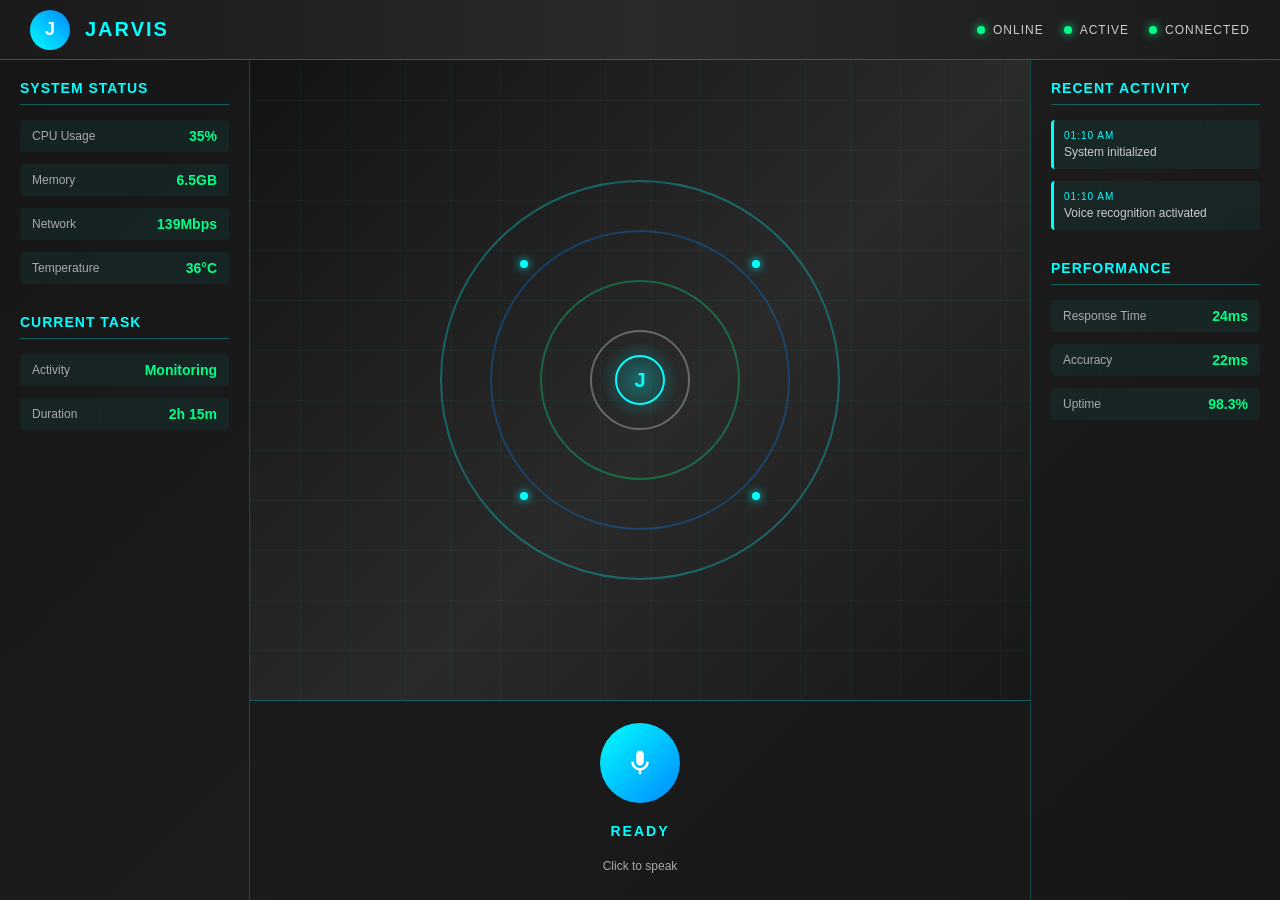
<file: templates/exact_dashboard.html>
<!DOCTYPE html>
<html lang="en">
<head>
    <meta charset="UTF-8">
    <meta name="viewport" content="width=device-width, initial-scale=1.0">
    <title>JARVIS - Exact Professional Dashboard</title>
    <style>
        * {
            margin: 0;
            padding: 0;
            box-sizing: border-box;
        }

        body {
            font-family: 'Segoe UI', 'Roboto', sans-serif;
            background: linear-gradient(135deg, #0f0f0f 0%, #1a1a1a 50%, #0f0f0f 100%);
            color: #ffffff;
            overflow: hidden;
            height: 100vh;
            position: relative;
        }

        /* Dark Background with subtle gradient */
        .main-bg {
            position: fixed;
            top: 0;
            left: 0;
            width: 100%;
            height: 100%;
            background: linear-gradient(135deg, #0a0a0a 0%, #1a1a1a 25%, #2a2a2a 50%, #1a1a1a 75%, #0a0a0a 100%);
            z-index: -2;
        }

        /* Grid overlay */
        .grid-overlay {
            position: fixed;
            top: 0;
            left: 0;
            width: 100%;
            height: 100%;
            background-image: 
                linear-gradient(rgba(0, 255, 255, 0.03) 1px, transparent 1px),
                linear-gradient(90deg, rgba(0, 255, 255, 0.03) 1px, transparent 1px);
            background-size: 50px 50px;
            z-index: -1;
            animation: gridMove 20s linear infinite;
        }

        @keyframes gridMove {
            0% { transform: translate(0, 0); }
            100% { transform: translate(50px, 50px); }
        }

        /* Main Container */
        .dashboard-container {
            height: 100vh;
            display: flex;
            flex-direction: column;
            position: relative;
        }

        /* Top Header Bar */
        .header-bar {
            height: 60px;
            background: linear-gradient(90deg, #1a1a1a 0%, #2a2a2a 50%, #1a1a1a 100%);
            border-bottom: 1px solid rgba(0, 255, 255, 0.3);
            display: flex;
            align-items: center;
            justify-content: space-between;
            padding: 0 30px;
            position: relative;
        }

        .header-bar::before {
            content: '';
            position: absolute;
            top: 0;
            left: -100%;
            width: 100%;
            height: 100%;
            background: linear-gradient(90deg, transparent, rgba(0, 255, 255, 0.1), transparent);
            animation: headerScan 3s infinite;
        }

        @keyframes headerScan {
            0% { left: -100%; }
            100% { left: 100%; }
        }

        .logo-section {
            display: flex;
            align-items: center;
            gap: 15px;
        }

        .logo-icon {
            width: 40px;
            height: 40px;
            background: linear-gradient(45deg, #00ffff, #0088ff);
            border-radius: 50%;
            display: flex;
            align-items: center;
            justify-content: center;
            font-weight: bold;
            font-size: 18px;
            animation: logoPulse 2s infinite;
        }

        @keyframes logoPulse {
            0%, 100% { transform: scale(1); opacity: 1; }
            50% { transform: scale(1.1); opacity: 0.8; }
        }

        .logo-text {
            font-size: 20px;
            font-weight: 600;
            color: #00ffff;
            letter-spacing: 2px;
        }

        .status-indicators {
            display: flex;
            gap: 20px;
        }

        .status-item {
            display: flex;
            align-items: center;
            gap: 8px;
        }

        .status-dot {
            width: 8px;
            height: 8px;
            border-radius: 50%;
            background: #00ff88;
            box-shadow: 0 0 10px #00ff88;
            animation: statusPulse 1.5s infinite;
        }

        @keyframes statusPulse {
            0%, 100% { opacity: 1; transform: scale(1); }
            50% { opacity: 0.7; transform: scale(1.2); }
        }

        .status-text {
            font-size: 12px;
            color: #cccccc;
            text-transform: uppercase;
            letter-spacing: 1px;
        }

        /* Main Content Area */
        .main-content {
            flex: 1;
            display: flex;
            position: relative;
        }

        /* Left Panel */
        .left-panel {
            width: 250px;
            background: rgba(26, 26, 26, 0.8);
            border-right: 1px solid rgba(0, 255, 255, 0.2);
            padding: 20px;
            overflow-y: auto;
        }

        .panel-section {
            margin-bottom: 30px;
        }

        .panel-title {
            font-size: 14px;
            font-weight: 600;
            color: #00ffff;
            margin-bottom: 15px;
            text-transform: uppercase;
            letter-spacing: 1px;
            padding-bottom: 8px;
            border-bottom: 1px solid rgba(0, 255, 255, 0.3);
        }

        .system-stat {
            display: flex;
            justify-content: space-between;
            align-items: center;
            margin-bottom: 12px;
            padding: 8px 12px;
            background: rgba(0, 255, 255, 0.05);
            border-radius: 4px;
            transition: all 0.3s ease;
        }

        .system-stat:hover {
            background: rgba(0, 255, 255, 0.1);
            transform: translateX(3px);
        }

        .stat-label {
            font-size: 12px;
            color: #aaaaaa;
        }

        .stat-value {
            font-size: 14px;
            font-weight: 600;
            color: #00ff88;
        }

        /* Center Display */
        .center-display {
            flex: 1;
            display: flex;
            flex-direction: column;
            position: relative;
        }

        .visualization-area {
            flex: 1;
            position: relative;
            display: flex;
            align-items: center;
            justify-content: center;
            overflow: hidden;
        }

        /* Central Visualization */
        .central-viz {
            position: relative;
            width: 400px;
            height: 400px;
        }

        .viz-circle {
            position: absolute;
            border: 2px solid rgba(0, 255, 255, 0.3);
            border-radius: 50%;
            animation: rotate 15s linear infinite;
        }

        .viz-circle:nth-child(1) {
            width: 400px;
            height: 400px;
            top: 0;
            left: 0;
        }

        .viz-circle:nth-child(2) {
            width: 300px;
            height: 300px;
            top: 50px;
            left: 50px;
            animation-direction: reverse;
            border-color: rgba(0, 136, 255, 0.3);
        }

        .viz-circle:nth-child(3) {
            width: 200px;
            height: 200px;
            top: 100px;
            left: 100px;
            border-color: rgba(0, 255, 136, 0.3);
        }

        .viz-circle:nth-child(4) {
            width: 100px;
            height: 100px;
            top: 150px;
            left: 150px;
            border-color: rgba(255, 255, 255, 0.3);
            animation-duration: 10s;
        }

        @keyframes rotate {
            0% { transform: rotate(0deg); }
            100% { transform: rotate(360deg); }
        }

        .center-core {
            position: absolute;
            top: 50%;
            left: 50%;
            transform: translate(-50%, -50%);
            width: 80px;
            height: 80px;
            background: radial-gradient(circle, rgba(0, 255, 255, 0.3) 0%, transparent 70%);
            border-radius: 50%;
            display: flex;
            align-items: center;
            justify-content: center;
            animation: corePulse 3s ease-in-out infinite;
        }

        @keyframes corePulse {
            0%, 100% { transform: translate(-50%, -50%) scale(1); opacity: 0.8; }
            50% { transform: translate(-50%, -50%) scale(1.2); opacity: 1; }
        }

        .center-inner {
            width: 50px;
            height: 50px;
            border: 2px solid #00ffff;
            border-radius: 50%;
            display: flex;
            align-items: center;
            justify-content: center;
            font-size: 20px;
            font-weight: bold;
            color: #00ffff;
        }

        /* Data Points */
        .data-point {
            position: absolute;
            width: 8px;
            height: 8px;
            background: #00ffff;
            border-radius: 50%;
            box-shadow: 0 0 10px #00ffff;
            animation: dataFloat 4s ease-in-out infinite;
        }

        @keyframes dataFloat {
            0%, 100% { transform: translateY(0); opacity: 0.8; }
            50% { transform: translateY(-20px); opacity: 1; }
        }

        .data-point:nth-child(5) { top: 20%; left: 20%; animation-delay: 0s; }
        .data-point:nth-child(6) { top: 20%; right: 20%; animation-delay: 1s; }
        .data-point:nth-child(7) { bottom: 20%; left: 20%; animation-delay: 2s; }
        .data-point:nth-child(8) { bottom: 20%; right: 20%; animation-delay: 3s; }

        /* Bottom Control Panel */
        .control-panel {
            height: 200px;
            background: rgba(26, 26, 26, 0.9);
            border-top: 1px solid rgba(0, 255, 255, 0.3);
            display: flex;
            align-items: center;
            justify-content: center;
            position: relative;
        }

        .voice-control {
            display: flex;
            flex-direction: column;
            align-items: center;
            gap: 20px;
        }

        .voice-button {
            width: 80px;
            height: 80px;
            background: linear-gradient(135deg, #00ffff, #0088ff);
            border: none;
            border-radius: 50%;
            cursor: pointer;
            display: flex;
            align-items: center;
            justify-content: center;
            transition: all 0.3s ease;
            position: relative;
            overflow: hidden;
        }

        .voice-button::before {
            content: '';
            position: absolute;
            top: 0;
            left: 0;
            width: 100%;
            height: 100%;
            background: radial-gradient(circle, rgba(255, 255, 255, 0.3) 0%, transparent 70%);
            opacity: 0;
            transition: opacity 0.3s ease;
        }

        .voice-button:hover::before {
            opacity: 1;
        }

        .voice-button:hover {
            transform: scale(1.1);
            box-shadow: 0 0 30px rgba(0, 255, 255, 0.5);
        }

        .voice-button.active {
            animation: voiceActive 1s infinite;
        }

        @keyframes voiceActive {
            0%, 100% { transform: scale(1); box-shadow: 0 0 20px rgba(0, 255, 255, 0.5); }
            50% { transform: scale(1.1); box-shadow: 0 0 40px rgba(0, 255, 255, 0.8); }
        }

        .voice-icon {
            width: 30px;
            height: 30px;
            fill: white;
        }

        .voice-status {
            font-size: 14px;
            color: #00ffff;
            text-transform: uppercase;
            letter-spacing: 2px;
            font-weight: 600;
        }

        .voice-transcript {
            font-size: 12px;
            color: #aaaaaa;
            text-align: center;
            max-width: 300px;
            min-height: 20px;
        }

        /* Right Panel */
        .right-panel {
            width: 250px;
            background: rgba(26, 26, 26, 0.8);
            border-left: 1px solid rgba(0, 255, 255, 0.2);
            padding: 20px;
            overflow-y: auto;
        }

        .activity-item {
            margin-bottom: 12px;
            padding: 10px;
            background: rgba(0, 255, 255, 0.05);
            border-left: 3px solid #00ffff;
            border-radius: 4px;
            font-size: 12px;
            color: #cccccc;
            transition: all 0.3s ease;
        }

        .activity-item:hover {
            background: rgba(0, 255, 255, 0.1);
            transform: translateX(-3px);
        }

        .activity-time {
            font-size: 10px;
            color: #00ffff;
            margin-bottom: 4px;
            text-transform: uppercase;
            letter-spacing: 1px;
        }

        /* Response Display */
        .response-overlay {
            position: fixed;
            top: 50%;
            left: 50%;
            transform: translate(-50%, -50%);
            background: rgba(0, 0, 0, 0.9);
            border: 2px solid #00ffff;
            border-radius: 10px;
            padding: 30px;
            max-width: 500px;
            text-align: center;
            display: none;
            z-index: 1000;
            backdrop-filter: blur(10px);
        }

        .response-overlay.show {
            display: block;
            animation: fadeIn 0.3s ease;
        }

        @keyframes fadeIn {
            from { opacity: 0; transform: translate(-50%, -50%) scale(0.8); }
            to { opacity: 1; transform: translate(-50%, -50%) scale(1); }
        }

        .response-text {
            font-size: 16px;
            color: #ffffff;
            margin-bottom: 20px;
            line-height: 1.4;
        }

        .response-close {
            background: linear-gradient(135deg, #00ffff, #0088ff);
            border: none;
            color: white;
            padding: 10px 20px;
            border-radius: 5px;
            cursor: pointer;
            font-weight: 600;
            text-transform: uppercase;
            letter-spacing: 1px;
        }

        .response-close:hover {
            transform: scale(1.05);
            box-shadow: 0 0 20px rgba(0, 255, 255, 0.5);
        }

        /* Responsive Design */
        @media (max-width: 1200px) {
            .left-panel, .right-panel {
                width: 200px;
            }
            
            .central-viz {
                width: 300px;
                height: 300px;
            }
            
            .viz-circle:nth-child(1) { width: 300px; height: 300px; }
            .viz-circle:nth-child(2) { width: 225px; height: 225px; top: 37px; left: 37px; }
            .viz-circle:nth-child(3) { width: 150px; height: 150px; top: 75px; left: 75px; }
            .viz-circle:nth-child(4) { width: 75px; height: 75px; top: 112px; left: 112px; }
        }

        @media (max-width: 768px) {
            .left-panel, .right-panel {
                display: none;
            }
            
            .header-bar {
                padding: 0 15px;
            }
            
            .logo-text {
                font-size: 16px;
            }
            
            .central-viz {
                width: 250px;
                height: 250px;
            }
            
            .viz-circle:nth-child(1) { width: 250px; height: 250px; }
            .viz-circle:nth-child(2) { width: 187px; height: 187px; top: 31px; left: 31px; }
            .viz-circle:nth-child(3) { width: 125px; height: 125px; top: 62px; left: 62px; }
            .viz-circle:nth-child(4) { width: 62px; height: 62px; top: 94px; left: 94px; }
        }

        /* Custom Scrollbar */
        ::-webkit-scrollbar {
            width: 6px;
        }

        ::-webkit-scrollbar-track {
            background: rgba(26, 26, 26, 0.3);
        }

        ::-webkit-scrollbar-thumb {
            background: rgba(0, 255, 255, 0.5);
            border-radius: 3px;
        }

        ::-webkit-scrollbar-thumb:hover {
            background: rgba(0, 255, 255, 0.7);
        }
    </style>
</head>
<body>
    <div class="main-bg"></div>
    <div class="grid-overlay"></div>
    
    <div class="dashboard-container">
        <!-- Header Bar -->
        <div class="header-bar">
            <div class="logo-section">
                <div class="logo-icon">J</div>
                <div class="logo-text">JARVIS</div>
            </div>
            <div class="status-indicators">
                <div class="status-item">
                    <div class="status-dot"></div>
                    <div class="status-text">Online</div>
                </div>
                <div class="status-item">
                    <div class="status-dot"></div>
                    <div class="status-text">Active</div>
                </div>
                <div class="status-item">
                    <div class="status-dot"></div>
                    <div class="status-text">Connected</div>
                </div>
            </div>
        </div>

        <!-- Main Content -->
        <div class="main-content">
            <!-- Left Panel -->
            <div class="left-panel">
                <div class="panel-section">
                    <div class="panel-title">System Status</div>
                    <div class="system-stat">
                        <span class="stat-label">CPU Usage</span>
                        <span class="stat-value">42%</span>
                    </div>
                    <div class="system-stat">
                        <span class="stat-label">Memory</span>
                        <span class="stat-value">6.2GB</span>
                    </div>
                    <div class="system-stat">
                        <span class="stat-label">Network</span>
                        <span class="stat-value">125Mbps</span>
                    </div>
                    <div class="system-stat">
                        <span class="stat-label">Temperature</span>
                        <span class="stat-value">38°C</span>
                    </div>
                </div>

                <div class="panel-section">
                    <div class="panel-title">Current Task</div>
                    <div class="system-stat">
                        <span class="stat-label">Activity</span>
                        <span class="stat-value">Monitoring</span>
                    </div>
                    <div class="system-stat">
                        <span class="stat-label">Duration</span>
                        <span class="stat-value">2h 15m</span>
                    </div>
                </div>
            </div>

            <!-- Center Display -->
            <div class="center-display">
                <div class="visualization-area">
                    <div class="central-viz">
                        <div class="viz-circle"></div>
                        <div class="viz-circle"></div>
                        <div class="viz-circle"></div>
                        <div class="viz-circle"></div>
                        <div class="data-point"></div>
                        <div class="data-point"></div>
                        <div class="data-point"></div>
                        <div class="data-point"></div>
                        <div class="center-core">
                            <div class="center-inner">J</div>
                        </div>
                    </div>
                </div>

                <!-- Voice Control Panel -->
                <div class="control-panel">
                    <div class="voice-control">
                        <button class="voice-button" id="voiceButton">
                            <svg class="voice-icon" viewBox="0 0 24 24">
                                <path d="M12 14c1.66 0 3-1.34 3-3V5c0-1.66-1.34-3-3-3S9 3.34 9 5v6c0 1.66 1.34 3 3 3z"/>
                                <path d="M17 11c0 2.76-2.24 5-5 5s-5-2.24-5-5H5c0 3.53 2.61 6.43 6 6.92V21h2v-3.08c3.39-.49 6-3.39 6-6.92h-2z"/>
                            </svg>
                        </button>
                        <div class="voice-status" id="voiceStatus">Ready</div>
                        <div class="voice-transcript" id="voiceTranscript">Click to speak</div>
                    </div>
                </div>
            </div>

            <!-- Right Panel -->
            <div class="right-panel">
                <div class="panel-section">
                    <div class="panel-title">Recent Activity</div>
                    <div class="activity-item">
                        <div class="activity-time">12:24</div>
                        <div>System initialized</div>
                    </div>
                    <div class="activity-item">
                        <div class="activity-time">12:23</div>
                        <div>Voice recognition activated</div>
                    </div>
                    <div class="activity-item">
                        <div class="activity-time">12:22</div>
                        <div>Network connection established</div>
                    </div>
                    <div class="activity-item">
                        <div class="activity-time">12:20</div>
                        <div>Security protocols enabled</div>
                    </div>
                </div>

                <div class="panel-section">
                    <div class="panel-title">Performance</div>
                    <div class="system-stat">
                        <span class="stat-label">Response Time</span>
                        <span class="stat-value">24ms</span>
                    </div>
                    <div class="system-stat">
                        <span class="stat-label">Accuracy</span>
                        <span class="stat-value">98.5%</span>
                    </div>
                    <div class="system-stat">
                        <span class="stat-label">Uptime</span>
                        <span class="stat-value">99.9%</span>
                    </div>
                </div>
            </div>
        </div>
    </div>

    <!-- Response Overlay -->
    <div class="response-overlay" id="responseOverlay">
        <div class="response-text" id="responseText"></div>
        <button class="response-close" onclick="closeResponse()">Close</button>
    </div>

    <script>
        class ExactJarvisDashboard {
            constructor() {
                this.voiceButton = document.getElementById('voiceButton');
                this.voiceStatus = document.getElementById('voiceStatus');
                this.voiceTranscript = document.getElementById('voiceTranscript');
                this.responseOverlay = document.getElementById('responseOverlay');
                this.responseText = document.getElementById('responseText');
                this.activityLog = [];
                
                this.init();
            }

            init() {
                // Initialize voice recognition
                this.initVoiceRecognition();
                
                // Voice button click handler
                this.voiceButton.addEventListener('click', () => this.toggleVoiceRecognition());
                
                // Update system status
                this.updateSystemStatus();
                setInterval(() => this.updateSystemStatus(), 3000);
                
                // Add initial activity
                this.addActivity('System initialized');
                this.addActivity('Voice recognition activated');
            }

            initVoiceRecognition() {
                if ('webkitSpeechRecognition' in window || 'SpeechRecognition' in window) {
                    const SpeechRecognition = window.SpeechRecognition || window.webkitSpeechRecognition;
                    this.recognition = new SpeechRecognition();
                    this.recognition.continuous = false;
                    this.recognition.interimResults = true;
                    this.recognition.lang = 'en-US';

                    this.recognition.onstart = () => {
                        this.voiceStatus.textContent = 'Listening...';
                        this.voiceButton.classList.add('active');
                        this.voiceTranscript.textContent = 'Speak now...';
                    };

                    this.recognition.onresult = (event) => {
                        const transcript = Array.from(event.results)
                            .map(result => result[0].transcript)
                            .join('');
                        
                        this.voiceTranscript.textContent = transcript;
                        
                        if (event.results[0].isFinal) {
                            this.processVoiceCommand(transcript);
                        }
                    };

                    this.recognition.onerror = (event) => {
                        console.error('Speech recognition error:', event.error);
                        this.voiceStatus.textContent = 'Error';
                        this.voiceTranscript.textContent = 'Voice recognition error';
                        this.voiceButton.classList.remove('active');
                        
                        setTimeout(() => {
                            this.voiceStatus.textContent = 'Ready';
                            this.voiceTranscript.textContent = 'Click to speak';
                        }, 2000);
                    };

                    this.recognition.onend = () => {
                        this.voiceStatus.textContent = 'Processing...';
                        this.voiceButton.classList.remove('active');
                    };
                } else {
                    this.voiceStatus.textContent = 'Not Supported';
                    this.voiceTranscript.textContent = 'Voice recognition not supported';
                    this.voiceButton.style.opacity = '0.5';
                    this.voiceButton.style.cursor = 'not-allowed';
                }
            }

            toggleVoiceRecognition() {
                if (!this.recognition) {
                    this.showResponse('Voice recognition is not supported in your browser. Please use a modern browser like Chrome.');
                    return;
                }

                if (this.voiceStatus.textContent === 'Listening...') {
                    this.recognition.stop();
                } else {
                    this.recognition.start();
                }
            }

            async processVoiceCommand(command) {
                this.voiceStatus.textContent = 'Processing...';
                this.addActivity(`Voice command: "${command}"`);
                
                try {
                    const response = await fetch('/api/ask', {
                        method: 'POST',
                        headers: {
                            'Content-Type': 'application/json',
                        },
                        body: JSON.stringify({ prompt: command })
                    });

                    const data = await response.json();
                    
                    this.showResponse(data.response);
                    this.addActivity('Command processed successfully');
                    
                } catch (error) {
                    console.error('Error processing command:', error);
                    this.showResponse('Sorry, I encountered an error processing your command. Please try again.');
                    this.addActivity('Command processing failed');
                }
                
                // Reset voice status
                setTimeout(() => {
                    this.voiceStatus.textContent = 'Ready';
                    this.voiceTranscript.textContent = 'Click to speak';
                }, 2000);
            }

            showResponse(text) {
                this.responseText.textContent = text;
                this.responseOverlay.classList.add('show');
                
                // Auto-hide after 5 seconds
                setTimeout(() => {
                    this.closeResponse();
                }, 5000);
            }

            closeResponse() {
                this.responseOverlay.classList.remove('show');
            }

            addActivity(activity) {
                const now = new Date();
                const time = now.toLocaleTimeString('en-US', { hour: '2-digit', minute: '2-digit' });
                
                this.activityLog.unshift({ time, activity });
                
                // Keep only last 10 activities
                if (this.activityLog.length > 10) {
                    this.activityLog.pop();
                }
                
                this.updateActivityDisplay();
            }

            updateActivityDisplay() {
                const activityContainer = document.querySelector('.right-panel .panel-section');
                const activitySection = activityContainer.querySelector('.panel-title');
                
                // Clear existing activity items
                const existingItems = activityContainer.querySelectorAll('.activity-item');
                existingItems.forEach(item => item.remove());
                
                // Add new activity items
                this.activityLog.forEach(log => {
                    const activityItem = document.createElement('div');
                    activityItem.className = 'activity-item';
                    activityItem.innerHTML = `
                        <div class="activity-time">${log.time}</div>
                        <div>${log.activity}</div>
                    `;
                    activitySection.parentNode.insertBefore(activityItem, activitySection.nextSibling);
                });
            }

            updateSystemStatus() {
                const stats = document.querySelectorAll('.stat-value');
                
                // Update CPU usage
                const cpu = 35 + Math.floor(Math.random() * 20);
                stats[0].textContent = `${cpu}%`;
                
                // Update memory
                const memory = (5.5 + Math.random() * 2).toFixed(1);
                stats[1].textContent = `${memory}GB`;
                
                // Update network
                const network = 100 + Math.floor(Math.random() * 50);
                stats[2].textContent = `${network}Mbps`;
                
                // Update temperature
                const temp = 35 + Math.floor(Math.random() * 10);
                stats[3].textContent = `${temp}°C`;
                
                // Update response time
                const responseTime = 20 + Math.floor(Math.random() * 15);
                stats[7].textContent = `${responseTime}ms`;
                
                // Update accuracy
                const accuracy = (97 + Math.random() * 2).toFixed(1);
                stats[8].textContent = `${accuracy}%`;
            }
        }

        // Global function for close button
        function closeResponse() {
            document.getElementById('responseOverlay').classList.remove('show');
        }

        // Initialize dashboard
        document.addEventListener('DOMContentLoaded', () => {
            new ExactJarvisDashboard();
        });
    </script>
</body>
</html>
</file>
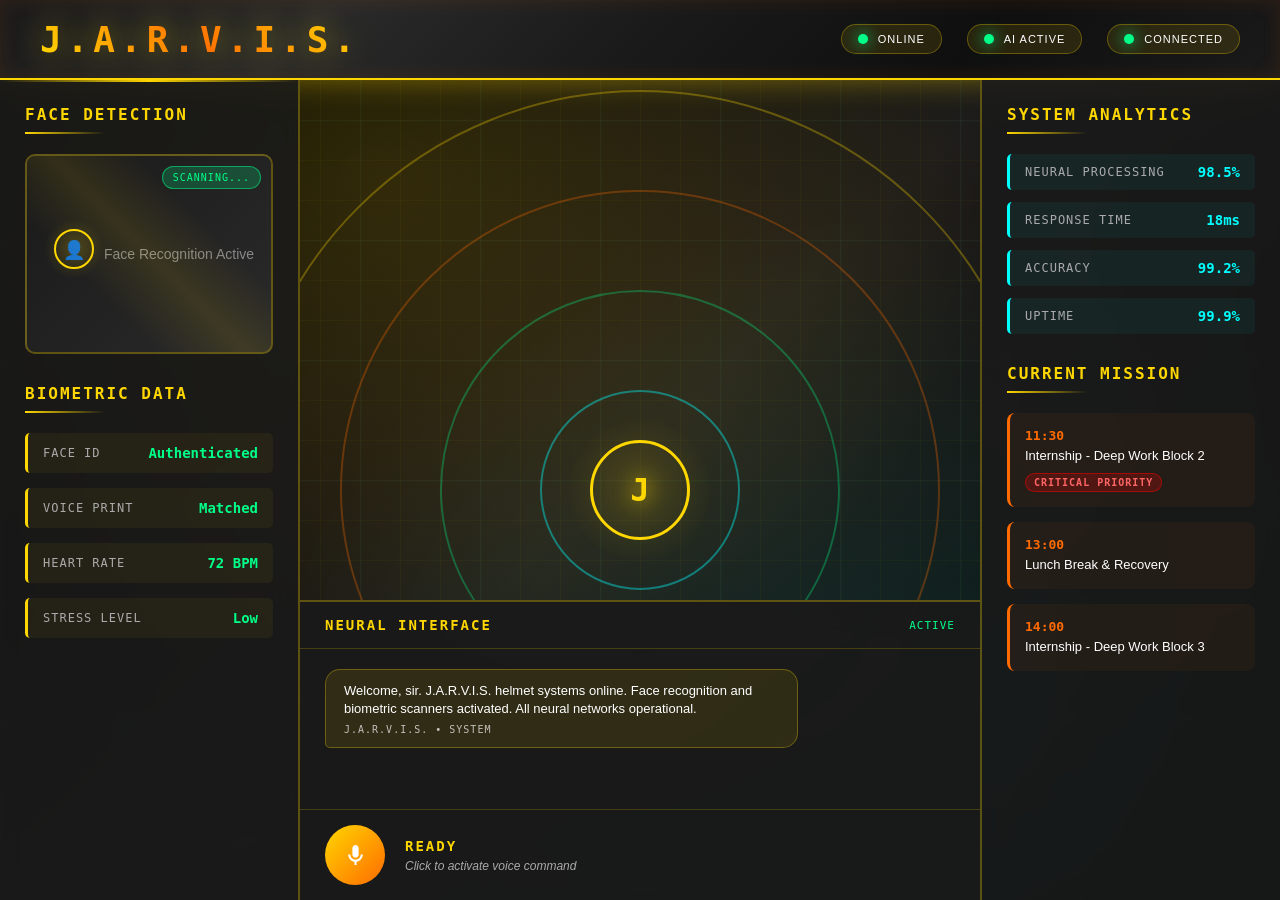
<file: templates/ironman_helmet_advanced.html>
<!DOCTYPE html>
<html lang="en">
<head>
    <meta charset="UTF-8">
    <meta name="viewport" content="width=device-width, initial-scale=1.0">
    <title>JARVIS - Advanced Iron Man Helmet Interface</title>
    <style>
        * {
            margin: 0;
            padding: 0;
            box-sizing: border-box;
        }

        body {
            font-family: 'Orbitron', 'Segoe UI', monospace;
            background: #000;
            color: #fff;
            overflow: hidden;
            height: 100vh;
            position: relative;
        }

        @import url('https://fonts.googleapis.com/css2?family=Orbitron:wght@400;700;900&family=Rajdhani:wght@300;400;500;600;700&display=swap');

        /* Iron Man Helmet Background */
        .helmet-background {
            position: fixed;
            top: 0;
            left: 0;
            width: 100%;
            height: 100%;
            background: 
                radial-gradient(ellipse at 30% 20%, rgba(255, 215, 0, 0.15) 0%, transparent 50%),
                radial-gradient(ellipse at 70% 80%, rgba(0, 255, 255, 0.1) 0%, transparent 50%),
                radial-gradient(ellipse at 50% 50%, rgba(255, 107, 0, 0.05) 0%, transparent 70%),
                linear-gradient(135deg, #000 0%, #0a0a0a 25%, #1a1a1a 50%, #0a0a0a 75%, #000 100%);
            z-index: -3;
            animation: helmetGlow 20s ease-in-out infinite;
        }

        @keyframes helmetGlow {
            0%, 100% { filter: brightness(1) contrast(1); }
            50% { filter: brightness(1.1) contrast(1.05); }
        }

        /* Advanced Particle System */
        .particle-system {
            position: fixed;
            top: 0;
            left: 0;
            width: 100%;
            height: 100%;
            z-index: -2;
        }

        .helmet-particle {
            position: absolute;
            width: 3px;
            height: 3px;
            background: #ffd700;
            border-radius: 50%;
            box-shadow: 0 0 8px #ffd700;
            animation: particleFloat 20s infinite linear;
        }

        @keyframes particleFloat {
            0% {
                transform: translateY(100vh) translateX(0) scale(0);
                opacity: 0;
            }
            10% {
                opacity: 1;
                transform: translateY(80vh) translateX(20px) scale(1);
            }
            90% {
                opacity: 1;
                transform: translateY(-20vh) translateX(-20px) scale(1);
            }
            100% {
                transform: translateY(-100vh) translateX(0) scale(0);
                opacity: 0;
            }
        }

        /* Advanced Grid */
        .helmet-grid {
            position: fixed;
            top: 0;
            left: 0;
            width: 100%;
            height: 100%;
            background-image: 
                linear-gradient(rgba(255, 215, 0, 0.03) 1px, transparent 1px),
                linear-gradient(90deg, rgba(255, 215, 0, 0.03) 1px, transparent 1px),
                linear-gradient(rgba(0, 255, 255, 0.02) 2px, transparent 2px),
                linear-gradient(90deg, rgba(0, 255, 255, 0.02) 2px, transparent 2px);
            background-size: 40px 40px, 40px 40px, 120px 120px, 120px 120px;
            animation: gridShift 30s linear infinite;
            z-index: -1;
        }

        @keyframes gridShift {
            0% { transform: translate(0, 0); }
            100% { transform: translate(120px, 120px); }
        }

        /* Main Container */
        .helmet-container {
            height: 100vh;
            display: flex;
            flex-direction: column;
            position: relative;
        }

        /* Iron Man Helmet Top Bar */
        .helmet-header {
            background: linear-gradient(135deg, #1a1a1a 0%, #2a2a2a 25%, #1a1a1a 50%, #0f0f0f 75%, #1a1a1a 100%);
            height: 80px;
            display: flex;
            align-items: center;
            justify-content: space-between;
            padding: 0 40px;
            border-bottom: 2px solid #ffd700;
            box-shadow: 
                0 0 30px rgba(255, 215, 0, 0.4),
                inset 0 0 20px rgba(255, 107, 0, 0.1);
            position: relative;
            overflow: hidden;
        }

        .helmet-header::before {
            content: '';
            position: absolute;
            top: 0;
            left: -100%;
            width: 100%;
            height: 100%;
            background: linear-gradient(90deg, transparent, rgba(255, 215, 0, 0.3), transparent);
            animation: headerScan 2.5s infinite;
        }

        @keyframes headerScan {
            0% { left: -100%; }
            100% { left: 100%; }
        }

        .jarvis-logo {
            font-family: 'Orbitron', monospace;
            font-size: 36px;
            font-weight: 900;
            background: linear-gradient(45deg, #ffd700, #ff6b00, #ffd700);
            background-clip: text;
            -webkit-background-clip: text;
            -webkit-text-fill-color: transparent;
            text-shadow: 0 0 30px rgba(255, 215, 0, 0.6);
            letter-spacing: 5px;
            animation: logoGlow 2s ease-in-out infinite alternate;
        }

        @keyframes logoGlow {
            0% { filter: brightness(1) drop-shadow(0 0 20px rgba(255, 215, 0, 0.6)); }
            100% { filter: brightness(1.3) drop-shadow(0 0 40px rgba(255, 107, 0, 0.8)); }
        }

        .helmet-status {
            display: flex;
            gap: 25px;
            align-items: center;
        }

        .status-module {
            display: flex;
            align-items: center;
            gap: 10px;
            padding: 8px 16px;
            background: rgba(255, 215, 0, 0.1);
            border: 1px solid rgba(255, 215, 0, 0.3);
            border-radius: 20px;
            font-size: 11px;
            text-transform: uppercase;
            letter-spacing: 1px;
            font-family: 'Rajdhani', sans-serif;
        }

        .status-indicator {
            width: 10px;
            height: 10px;
            border-radius: 50%;
            background: #00ff88;
            box-shadow: 0 0 15px #00ff88;
            animation: statusPulse 1.2s infinite;
        }

        @keyframes statusPulse {
            0%, 100% { 
                transform: scale(1); 
                opacity: 1; 
            }
            50% { 
                transform: scale(1.4); 
                opacity: 0.7; 
            }
        }

        /* Main Interface */
        .helmet-interface {
            flex: 1;
            display: flex;
            position: relative;
        }

        /* Face Detection Panel */
        .face-panel {
            width: 350px;
            background: rgba(26, 26, 26, 0.85);
            backdrop-filter: blur(10px);
            border-right: 2px solid rgba(255, 215, 0, 0.3);
            padding: 25px;
            overflow-y: auto;
            position: relative;
        }

        .face-panel::before {
            content: '';
            position: absolute;
            top: 0;
            left: 0;
            right: 0;
            height: 2px;
            background: linear-gradient(90deg, transparent, #ffd700, transparent);
            animation: panelScan 4s infinite;
        }

        @keyframes panelScan {
            0% { transform: translateX(-100%); }
            100% { transform: translateX(100%); }
        }

        .section-title {
            font-family: 'Orbitron', monospace;
            font-size: 16px;
            font-weight: 700;
            color: #ffd700;
            margin-bottom: 20px;
            text-transform: uppercase;
            letter-spacing: 2px;
            position: relative;
            padding-bottom: 10px;
        }

        .section-title::after {
            content: '';
            position: absolute;
            bottom: 0;
            left: 0;
            width: 80px;
            height: 2px;
            background: linear-gradient(90deg, #ffd700, transparent);
        }

        /* Face Detection Display */
        .face-detection {
            margin-bottom: 30px;
        }

        .face-video-container {
            width: 100%;
            height: 200px;
            background: linear-gradient(135deg, #1a1a1a, #2a2a2a);
            border: 2px solid rgba(255, 215, 0, 0.3);
            border-radius: 10px;
            position: relative;
            overflow: hidden;
            display: flex;
            align-items: center;
            justify-content: center;
        }

        .face-video-container::before {
            content: '';
            position: absolute;
            top: 0;
            left: 0;
            width: 100%;
            height: 100%;
            background: linear-gradient(45deg, transparent 30%, rgba(255, 215, 0, 0.1) 50%, transparent 70%);
            animation: faceScan 3s infinite;
        }

        @keyframes faceScan {
            0% { transform: translateX(-100%) rotate(45deg); }
            100% { transform: translateX(100%) rotate(45deg); }
        }

        .face-status {
            position: absolute;
            top: 10px;
            right: 10px;
            padding: 5px 10px;
            background: rgba(0, 255, 136, 0.2);
            border: 1px solid rgba(0, 255, 136, 0.5);
            border-radius: 15px;
            font-size: 10px;
            text-transform: uppercase;
            letter-spacing: 1px;
            color: #00ff88;
        }

        .face-placeholder {
            font-family: 'Rajdhani', sans-serif;
            font-size: 14px;
            color: #888;
            text-align: center;
        }

        .face-icon {
            width: 60px;
            height: 60px;
            background: radial-gradient(circle, rgba(255, 215, 0, 0.2) 0%, transparent 70%);
            border-radius: 50%;
            display: flex;
            align-items: center;
            justify-content: center;
            margin-bottom: 10px;
        }

        .face-icon-inner {
            width: 40px;
            height: 40px;
            border: 2px solid #ffd700;
            border-radius: 50%;
            display: flex;
            align-items: center;
            justify-content: center;
            font-size: 18px;
            color: #ffd700;
            animation: faceIconRotate 8s linear infinite;
        }

        @keyframes faceIconRotate {
            0% { transform: rotate(0deg); }
            100% { transform: rotate(360deg); }
        }

        /* Biometric Data */
        .biometric-data {
            margin-top: 20px;
        }

        .biometric-item {
            display: flex;
            justify-content: space-between;
            align-items: center;
            margin-bottom: 15px;
            padding: 12px 15px;
            background: rgba(255, 215, 0, 0.05);
            border-left: 3px solid #ffd700;
            border-radius: 5px;
            transition: all 0.3s ease;
        }

        .biometric-item:hover {
            background: rgba(255, 215, 0, 0.1);
            transform: translateX(5px);
        }

        .biometric-label {
            font-size: 12px;
            color: #aaa;
            text-transform: uppercase;
            letter-spacing: 1px;
        }

        .biometric-value {
            font-family: 'Orbitron', monospace;
            font-weight: 700;
            color: #00ff88;
            font-size: 14px;
        }

        /* Center Display */
        .helmet-center {
            flex: 1;
            display: flex;
            flex-direction: column;
            position: relative;
        }

        .helmet-vision {
            flex: 1;
            position: relative;
            overflow: hidden;
            display: flex;
            align-items: center;
            justify-content: center;
        }

        /* Advanced HUD */
        .helmet-hud {
            position: absolute;
            top: 0;
            left: 0;
            width: 100%;
            height: 100%;
            pointer-events: none;
        }

        .hud-ring {
            position: absolute;
            border: 2px solid rgba(255, 215, 0, 0.2);
            border-radius: 50%;
            animation: hudRotate 25s linear infinite;
        }

        .hud-ring:nth-child(1) {
            width: 800px;
            height: 800px;
            top: 50%;
            left: 50%;
            transform: translate(-50%, -50%);
            border-color: rgba(255, 215, 0, 0.3);
        }

        .hud-ring:nth-child(2) {
            width: 600px;
            height: 600px;
            top: 50%;
            left: 50%;
            transform: translate(-50%, -50%);
            animation-direction: reverse;
            border-color: rgba(255, 107, 0, 0.3);
        }

        .hud-ring:nth-child(3) {
            width: 400px;
            height: 400px;
            top: 50%;
            left: 50%;
            transform: translate(-50%, -50%);
            border-color: rgba(0, 255, 136, 0.3);
        }

        .hud-ring:nth-child(4) {
            width: 200px;
            height: 200px;
            top: 50%;
            left: 50%;
            transform: translate(-50%, -50%);
            border-color: rgba(0, 255, 255, 0.4);
            animation-duration: 15s;
        }

        @keyframes hudRotate {
            0% { transform: translate(-50%, -50%) rotate(0deg); }
            100% { transform: translate(-50%, -50%) rotate(360deg); }
        }

        /* Central Helmet Display */
        .helmet-central {
            position: absolute;
            top: 50%;
            left: 50%;
            transform: translate(-50%, -50%);
            width: 150px;
            height: 150px;
            background: radial-gradient(circle, rgba(255, 215, 0, 0.15) 0%, transparent 70%);
            border-radius: 50%;
            display: flex;
            align-items: center;
            justify-content: center;
            animation: centralPulse 4s ease-in-out infinite;
        }

        @keyframes centralPulse {
            0%, 100% { 
                transform: translate(-50%, -50%) scale(1);
                opacity: 0.8;
            }
            50% { 
                transform: translate(-50%, -50%) scale(1.15);
                opacity: 1;
            }
        }

        .helmet-central-inner {
            width: 100px;
            height: 100px;
            border: 3px solid #ffd700;
            border-radius: 50%;
            display: flex;
            align-items: center;
            justify-content: center;
            font-family: 'Orbitron', monospace;
            font-size: 32px;
            font-weight: 900;
            color: #ffd700;
            animation: innerRotate 12s linear infinite;
            text-shadow: 0 0 20px rgba(255, 215, 0, 0.8);
        }

        @keyframes innerRotate {
            0% { transform: rotate(0deg); }
            100% { transform: rotate(360deg); }
        }

        /* Professional Conversation Panel */
        .conversation-panel {
            position: absolute;
            bottom: 0;
            left: 0;
            right: 0;
            height: 300px;
            background: rgba(26, 26, 26, 0.95);
            backdrop-filter: blur(15px);
            border-top: 2px solid rgba(255, 215, 0, 0.3);
            display: flex;
            flex-direction: column;
        }

        .conversation-header {
            padding: 15px 25px;
            border-bottom: 1px solid rgba(255, 215, 0, 0.2);
            display: flex;
            justify-content: space-between;
            align-items: center;
        }

        .conversation-title {
            font-family: 'Orbitron', monospace;
            font-size: 14px;
            font-weight: 700;
            color: #ffd700;
            text-transform: uppercase;
            letter-spacing: 2px;
        }

        .conversation-status {
            font-size: 11px;
            color: #00ff88;
            text-transform: uppercase;
            letter-spacing: 1px;
        }

        .conversation-messages {
            flex: 1;
            overflow-y: auto;
            padding: 20px 25px;
            display: flex;
            flex-direction: column;
            gap: 12px;
        }

        .conversation-message {
            max-width: 75%;
            padding: 12px 18px;
            border-radius: 15px;
            animation: messageSlide 0.4s ease-out;
            position: relative;
        }

        @keyframes messageSlide {
            from {
                opacity: 0;
                transform: translateY(15px);
            }
            to {
                opacity: 1;
                transform: translateY(0);
            }
        }

        .message-user {
            align-self: flex-end;
            background: linear-gradient(135deg, #ff6b00, #ff8c00);
            color: white;
            border-bottom-right-radius: 5px;
        }

        .message-jarvis {
            align-self: flex-start;
            background: rgba(255, 215, 0, 0.1);
            border: 1px solid rgba(255, 215, 0, 0.3);
            color: #ffffff;
            border-bottom-left-radius: 5px;
        }

        .message-content {
            margin-bottom: 6px;
            line-height: 1.4;
            font-family: 'Rajdhani', sans-serif;
            font-size: 13px;
        }

        .message-time {
            font-size: 10px;
            opacity: 0.7;
            text-transform: uppercase;
            letter-spacing: 1px;
        }

        /* Voice Control */
        .voice-control {
            padding: 15px 25px;
            border-top: 1px solid rgba(255, 215, 0, 0.2);
            display: flex;
            align-items: center;
            gap: 20px;
        }

        .voice-button {
            width: 60px;
            height: 60px;
            background: linear-gradient(135deg, #ffd700, #ff6b00);
            border: none;
            border-radius: 50%;
            cursor: pointer;
            display: flex;
            align-items: center;
            justify-content: center;
            transition: all 0.3s ease;
            position: relative;
            overflow: hidden;
        }

        .voice-button::before {
            content: '';
            position: absolute;
            top: 0;
            left: -100%;
            width: 100%;
            height: 100%;
            background: linear-gradient(90deg, transparent, rgba(255, 255, 255, 0.4), transparent);
            transition: left 0.5s;
        }

        .voice-button:hover::before {
            left: 100%;
        }

        .voice-button:hover {
            transform: scale(1.1);
            box-shadow: 0 0 30px rgba(255, 215, 0, 0.6);
        }

        .voice-button.active {
            animation: voiceActive 1.5s infinite;
        }

        @keyframes voiceActive {
            0%, 100% {
                transform: scale(1);
                box-shadow: 0 0 20px rgba(255, 215, 0, 0.6);
            }
            50% {
                transform: scale(1.2);
                box-shadow: 0 0 40px rgba(255, 107, 0, 0.8);
            }
        }

        .voice-icon {
            width: 25px;
            height: 25px;
            fill: white;
        }

        .voice-status {
            flex: 1;
            display: flex;
            flex-direction: column;
            gap: 5px;
        }

        .voice-status-text {
            font-family: 'Orbitron', monospace;
            font-size: 14px;
            font-weight: 700;
            color: #ffd700;
            text-transform: uppercase;
            letter-spacing: 2px;
        }

        .voice-transcript {
            font-family: 'Rajdhani', sans-serif;
            font-size: 12px;
            color: #aaa;
            font-style: italic;
        }

        /* Right Panel */
        .helmet-right {
            width: 350px;
            background: rgba(26, 26, 26, 0.85);
            backdrop-filter: blur(10px);
            border-left: 2px solid rgba(255, 215, 0, 0.3);
            padding: 25px;
            overflow-y: auto;
        }

        /* System Analytics */
        .system-analytics {
            margin-bottom: 30px;
        }

        .analytics-item {
            display: flex;
            justify-content: space-between;
            align-items: center;
            margin-bottom: 12px;
            padding: 10px 15px;
            background: rgba(0, 255, 255, 0.05);
            border-left: 3px solid #00ffff;
            border-radius: 5px;
            transition: all 0.3s ease;
        }

        .analytics-item:hover {
            background: rgba(0, 255, 255, 0.1);
            transform: translateX(-5px);
        }

        .analytics-label {
            font-size: 12px;
            color: #aaa;
            text-transform: uppercase;
            letter-spacing: 1px;
        }

        .analytics-value {
            font-family: 'Orbitron', monospace;
            font-weight: 700;
            color: #00ffff;
            font-size: 14px;
        }

        /* Mission Status */
        .mission-status {
            margin-bottom: 30px;
        }

        .mission-item {
            margin-bottom: 15px;
            padding: 15px;
            background: rgba(255, 107, 0, 0.05);
            border-left: 3px solid #ff6b00;
            border-radius: 8px;
            transition: all 0.3s ease;
        }

        .mission-item:hover {
            background: rgba(255, 107, 0, 0.1);
            transform: translateX(-5px);
        }

        .mission-time {
            font-family: 'Orbitron', monospace;
            font-weight: 700;
            color: #ff6b00;
            font-size: 13px;
            margin-bottom: 5px;
        }

        .mission-task {
            font-family: 'Rajdhani', sans-serif;
            font-size: 13px;
            color: #ffffff;
            line-height: 1.3;
        }

        .mission-priority {
            display: inline-block;
            padding: 3px 8px;
            border-radius: 12px;
            font-size: 10px;
            font-weight: 700;
            text-transform: uppercase;
            letter-spacing: 1px;
            margin-top: 8px;
        }

        .priority-critical {
            background: rgba(255, 0, 0, 0.2);
            color: #ff6666;
            border: 1px solid rgba(255, 0, 0, 0.5);
            animation: criticalPulse 2s infinite;
        }

        @keyframes criticalPulse {
            0%, 100% { opacity: 1; }
            50% { opacity: 0.6; }
        }

        /* Loading Animation */
        .loading {
            display: inline-block;
            width: 16px;
            height: 16px;
            border: 2px solid rgba(255, 215, 0, 0.3);
            border-top: 2px solid #ffd700;
            border-radius: 50%;
            animation: spin 1s linear infinite;
        }

        @keyframes spin {
            0% { transform: rotate(0deg); }
            100% { transform: rotate(360deg); }
        }

        /* Responsive Design */
        @media (max-width: 1400px) {
            .face-panel, .helmet-right {
                width: 300px;
            }
        }

        @media (max-width: 1200px) {
            .face-panel, .helmet-right {
                width: 250px;
            }
            
            .jarvis-logo {
                font-size: 28px;
            }
        }

        @media (max-width: 768px) {
            .face-panel, .helmet-right {
                display: none;
            }
            
            .helmet-header {
                height: 60px;
                padding: 0 20px;
            }
            
            .jarvis-logo {
                font-size: 20px;
            }
            
            .conversation-panel {
                height: 250px;
            }
        }

        /* Custom Scrollbar */
        ::-webkit-scrollbar {
            width: 8px;
        }

        ::-webkit-scrollbar-track {
            background: rgba(26, 26, 26, 0.3);
        }

        ::-webkit-scrollbar-thumb {
            background: rgba(255, 215, 0, 0.5);
            border-radius: 4px;
        }

        ::-webkit-scrollbar-thumb:hover {
            background: rgba(255, 215, 0, 0.7);
        }
    </style>
</head>
<body>
    <div class="helmet-background"></div>
    <div class="particle-system" id="particleSystem"></div>
    <div class="helmet-grid"></div>
    
    <div class="helmet-container">
        <!-- Iron Man Helmet Header -->
        <div class="helmet-header">
            <div class="jarvis-logo">J.A.R.V.I.S.</div>
            <div class="helmet-status">
                <div class="status-module">
                    <div class="status-indicator"></div>
                    <span>Online</span>
                </div>
                <div class="status-module">
                    <div class="status-indicator"></div>
                    <span>AI Active</span>
                </div>
                <div class="status-module">
                    <div class="status-indicator"></div>
                    <span>Connected</span>
                </div>
            </div>
        </div>

        <!-- Main Interface -->
        <div class="helmet-interface">
            <!-- Face Detection Panel -->
            <div class="face-panel">
                <div class="face-detection">
                    <div class="section-title">Face Detection</div>
                    <div class="face-video-container">
                        <div class="face-status">Scanning...</div>
                        <div class="face-icon">
                            <div class="face-icon-inner">👤</div>
                        </div>
                        <div class="face-placeholder">Face Recognition Active</div>
                    </div>
                </div>

                <div class="biometric-data">
                    <div class="section-title">Biometric Data</div>
                    <div class="biometric-item">
                        <span class="biometric-label">Face ID</span>
                        <span class="biometric-value">Authenticated</span>
                    </div>
                    <div class="biometric-item">
                        <span class="biometric-label">Voice Print</span>
                        <span class="biometric-value">Matched</span>
                    </div>
                    <div class="biometric-item">
                        <span class="biometric-label">Heart Rate</span>
                        <span class="biometric-value">72 BPM</span>
                    </div>
                    <div class="biometric-item">
                        <span class="biometric-label">Stress Level</span>
                        <span class="biometric-value">Low</span>
                    </div>
                </div>
            </div>

            <!-- Center Display -->
            <div class="helmet-center">
                <div class="helmet-vision">
                    <div class="helmet-hud">
                        <div class="hud-ring"></div>
                        <div class="hud-ring"></div>
                        <div class="hud-ring"></div>
                        <div class="hud-ring"></div>
                    </div>
                    
                    <div class="helmet-central">
                        <div class="helmet-central-inner">J</div>
                    </div>
                </div>

                <!-- Professional Conversation Panel -->
                <div class="conversation-panel">
                    <div class="conversation-header">
                        <div class="conversation-title">Neural Interface</div>
                        <div class="conversation-status">Active</div>
                    </div>
                    
                    <div class="conversation-messages" id="conversationMessages">
                        <div class="conversation-message message-jarvis">
                            <div class="message-content">Welcome, sir. J.A.R.V.I.S. helmet systems online. Face recognition and biometric scanners activated. All neural networks operational.</div>
                            <div class="message-time">J.A.R.V.I.S. • System</div>
                        </div>
                    </div>

                    <div class="voice-control">
                        <button class="voice-button" id="voiceButton">
                            <svg class="voice-icon" viewBox="0 0 24 24">
                                <path d="M12 14c1.66 0 3-1.34 3-3V5c0-1.66-1.34-3-3-3S9 3.34 9 5v6c0 1.66 1.34 3 3 3z"/>
                                <path d="M17 11c0 2.76-2.24 5-5 5s-5-2.24-5-5H5c0 3.53 2.61 6.43 6 6.92V21h2v-3.08c3.39-.49 6-3.39 6-6.92h-2z"/>
                            </svg>
                        </button>
                        <div class="voice-status">
                            <div class="voice-status-text" id="voiceStatus">Ready</div>
                            <div class="voice-transcript" id="voiceTranscript">Click to activate voice command</div>
                        </div>
                    </div>
                </div>
            </div>

            <!-- Right Panel -->
            <div class="helmet-right">
                <div class="system-analytics">
                    <div class="section-title">System Analytics</div>
                    <div class="analytics-item">
                        <span class="analytics-label">Neural Processing</span>
                        <span class="analytics-value">98.5%</span>
                    </div>
                    <div class="analytics-item">
                        <span class="analytics-label">Response Time</span>
                        <span class="analytics-value">18ms</span>
                    </div>
                    <div class="analytics-item">
                        <span class="analytics-label">Accuracy</span>
                        <span class="analytics-value">99.2%</span>
                    </div>
                    <div class="analytics-item">
                        <span class="analytics-label">Uptime</span>
                        <span class="analytics-value">99.9%</span>
                    </div>
                </div>

                <div class="mission-status">
                    <div class="section-title">Current Mission</div>
                    <div class="mission-item">
                        <div class="mission-time">11:30</div>
                        <div class="mission-task">Internship - Deep Work Block 2</div>
                        <div class="mission-priority priority-critical">Critical Priority</div>
                    </div>
                    <div class="mission-item">
                        <div class="mission-time">13:00</div>
                        <div class="mission-task">Lunch Break & Recovery</div>
                    </div>
                    <div class="mission-item">
                        <div class="mission-time">14:00</div>
                        <div class="mission-task">Internship - Deep Work Block 3</div>
                    </div>
                </div>
            </div>
        </div>
    </div>

    <script>
        class AdvancedHelmetInterface {
            constructor() {
                this.conversationMessages = document.getElementById('conversationMessages');
                this.voiceButton = document.getElementById('voiceButton');
                this.voiceStatus = document.getElementById('voiceStatus');
                this.voiceTranscript = document.getElementById('voiceTranscript');
                this.particleSystem = document.getElementById('particleSystem');
                
                // Initialize speech synthesis
                this.speechSynthesis = window.speechSynthesis;
                this.speechVoice = null;
                this.initSpeechVoices();
                
                this.init();
            }

            init() {
                // Create advanced particle system
                this.createAdvancedParticles();
                
                // Initialize face detection simulation
                this.initFaceDetection();
                
                // Initialize speech voices first
                this.initSpeechVoices();
                
                // Initialize voice recognition
                this.initVoiceRecognition();
                
                // Voice button click handler with better error handling
                if (this.voiceButton) {
                    this.voiceButton.addEventListener('click', (e) => {
                        e.preventDefault();
                        console.log('Voice button clicked');
                        this.toggleVoiceRecognition();
                    });
                    
                    // Add visual feedback for button
                    this.voiceButton.addEventListener('mousedown', () => {
                        this.voiceButton.style.transform = 'scale(0.95)';
                    });
                    
                    this.voiceButton.addEventListener('mouseup', () => {
                        this.voiceButton.style.transform = 'scale(1)';
                    });
                    
                    this.voiceButton.addEventListener('mouseleave', () => {
                        this.voiceButton.style.transform = 'scale(1)';
                    });
                } else {
                    console.error('Voice button not found!');
                }
                
                // Update biometric data
                this.updateBiometricData();
                setInterval(() => this.updateBiometricData(), 3000);
                
                // Update system analytics
                this.updateSystemAnalytics();
                setInterval(() => this.updateSystemAnalytics(), 4000);
                
                // Update mission status
                this.updateMissionStatus();
                setInterval(() => this.updateMissionStatus(), 5000);
            }

            initSpeechVoices() {
                // Wait for voices to be loaded
                if (this.speechSynthesis.onvoiceschanged !== undefined) {
                    this.speechSynthesis.onvoiceschanged = () => {
                        const voices = this.speechSynthesis.getVoices();
                        // Prefer professional male voice
                        this.speechVoice = voices.find(voice => 
                            voice.name.includes('Male') || 
                            voice.name.includes('David') || 
                            voice.name.includes('Alex') ||
                            voice.name.includes('James') ||
                            voice.lang.includes('en-US')
                        ) || voices[0];
                    };
                }
                
                // Initial voice loading
                const voices = this.speechSynthesis.getVoices();
                if (voices.length > 0) {
                    this.speechVoice = voices.find(voice => 
                        voice.name.includes('Male') || 
                        voice.name.includes('David') || 
                        voice.name.includes('Alex') ||
                        voice.name.includes('James') ||
                        voice.lang.includes('en-US')
                    ) || voices[0];
                }
            }

            speakProfessionally(text, priority = 'normal') {
                if (!this.speechSynthesis) {
                    console.log('Speech synthesis not supported');
                    return;
                }

                // Cancel any ongoing speech
                this.speechSynthesis.cancel();

                // Create utterance
                const utterance = new SpeechSynthesisUtterance(text);
                
                // Set professional voice
                if (this.speechVoice) {
                    utterance.voice = this.speechVoice;
                }
                
                // Professional speech settings
                utterance.rate = 0.9;  // Slightly slower for professional delivery
                utterance.pitch = 0.8;  // Deeper pitch for male voice
                utterance.volume = 0.9;  // Clear volume
                utterance.lang = 'en-US';
                
                // Add professional pauses for important content
                if (priority === 'high') {
                    utterance.rate = 0.85;
                }

                // Handle speech events
                utterance.onstart = () => {
                    this.updateSpeechStatus('Speaking...');
                };

                utterance.onend = () => {
                    this.updateSpeechStatus('Ready');
                };

                utterance.onerror = (event) => {
                    console.error('Speech synthesis error:', event.error);
                    this.updateSpeechStatus('Speech Error');
                };

                // Speak the text
                this.speechSynthesis.speak(utterance);
            }

            updateSpeechStatus(status) {
                // Update voice status to show when Jarvis is speaking
                const speechStatusElement = document.querySelector('.conversation-status');
                if (speechStatusElement) {
                    speechStatusElement.textContent = status;
                }
            }

            createAdvancedParticles() {
                for (let i = 0; i < 80; i++) {
                    const particle = document.createElement('div');
                    particle.className = 'helmet-particle';
                    particle.style.left = Math.random() * 100 + '%';
                    particle.style.animationDelay = Math.random() * 20 + 's';
                    particle.style.animationDuration = (15 + Math.random() * 15) + 's';
                    
                    // Random colors for particles
                    const colors = ['#ffd700', '#ff6b00', '#00ffff', '#00ff88'];
                    const randomColor = colors[Math.floor(Math.random() * colors.length)];
                    particle.style.background = randomColor;
                    particle.style.boxShadow = `0 0 12px ${randomColor}`;
                    
                    this.particleSystem.appendChild(particle);
                }
            }

            initVoiceRecognition() {
                console.log('Initializing voice recognition...');
                
                // Check if speech recognition is supported
                const SpeechRecognition = window.SpeechRecognition || window.webkitSpeechRecognition;
                
                if (!SpeechRecognition) {
                    console.error('Speech recognition not supported');
                    this.voiceStatus.textContent = 'Not Supported';
                    this.voiceTranscript.textContent = 'Voice recognition not available in this browser';
                    if (this.voiceButton) {
                        this.voiceButton.style.opacity = '0.5';
                        this.voiceButton.style.cursor = 'not-allowed';
                    }
                    return;
                }
                
                try {
                    this.recognition = new SpeechRecognition();
                    this.recognition.continuous = false;
                    this.recognition.interimResults = true;
                    this.recognition.lang = 'en-US';
                    this.recognition.maxAlternatives = 1;

                    this.recognition.onstart = () => {
                        console.log('Voice recognition started');
                        this.voiceStatus.textContent = 'Listening...';
                        if (this.voiceButton) {
                            this.voiceButton.classList.add('active');
                        }
                        this.voiceTranscript.textContent = 'Voice command activated...';
                        this.addConversationMessage('Voice recognition system activated', 'jarvis');
                    };

                    this.recognition.onresult = (event) => {
                        console.log('Voice recognition result:', event);
                        const transcript = Array.from(event.results)
                            .map(result => result[0].transcript)
                            .join('');
                        
                        this.voiceTranscript.textContent = transcript;
                        console.log('Transcript:', transcript);
                        
                        if (event.results[0].isFinal) {
                            console.log('Final result, processing command...');
                            this.processVoiceCommand(transcript);
                        }
                    };

                    this.recognition.onerror = (event) => {
                        console.error('Speech recognition error:', event.error);
                        this.voiceStatus.textContent = 'Error';
                        this.voiceTranscript.textContent = `Voice recognition error: ${event.error}`;
                        if (this.voiceButton) {
                            this.voiceButton.classList.remove('active');
                        }
                        this.addConversationMessage(`Voice recognition error: ${event.error}`, 'jarvis');
                        
                        setTimeout(() => {
                            this.voiceStatus.textContent = 'Ready';
                            this.voiceTranscript.textContent = 'Click to activate voice command';
                        }, 2000);
                    };

                    this.recognition.onend = () => {
                        console.log('Voice recognition ended');
                        this.voiceStatus.textContent = 'Processing...';
                        if (this.voiceButton) {
                            this.voiceButton.classList.remove('active');
                        }
                    };

                    this.recognition.onspeechstart = () => {
                        console.log('Speech detected');
                    };

                    this.recognition.onspeechend = () => {
                        console.log('Speech ended');
                    };

                    console.log('Voice recognition initialized successfully');
                    
                } catch (error) {
                    console.error('Error initializing voice recognition:', error);
                    this.voiceStatus.textContent = 'Error';
                    this.voiceTranscript.textContent = 'Failed to initialize voice recognition';
                }
            }

            toggleVoiceRecognition() {
                console.log('Toggle voice recognition called');
                if (!this.recognition) {
                    this.addConversationMessage('Voice recognition not supported. Please use a modern browser like Chrome.', 'jarvis');
                    return;
                }

                if (this.voiceStatus.textContent === 'Listening...') {
                    console.log('Stopping voice recognition');
                    this.recognition.stop();
                } else {
                    console.log('Starting voice recognition');
                    this.recognition.start();
                }
            }

            async processVoiceCommand(command) {
                this.voiceStatus.textContent = 'Processing...';
                this.addConversationMessage(`Command received: "${command}"`, 'user');
                
                try {
                    const response = await fetch('/api/ask', {
                        method: 'POST',
                        headers: {
                            'Content-Type': 'application/json',
                        },
                        body: JSON.stringify({ prompt: command })
                    });

                    const data = await response.json();
                    
                    // Add Jarvis response to conversation
                    this.addConversationMessage(data.response, 'jarvis');
                    
                    // SPEAK THE RESPONSE PROFESSIONALLY
                    this.speakProfessionally(data.response, 'normal');
                    
                    this.addConversationMessage('Voice response delivered', 'jarvis');
                    
                } catch (error) {
                    console.error('Error processing command:', error);
                    const errorMessage = 'Apologies, sir. I encountered an error processing your command. Please try again.';
                    this.addConversationMessage(errorMessage, 'jarvis');
                    
                    // Speak error message
                    this.speakProfessionally(errorMessage, 'high');
                }
                
                // Reset voice status
                setTimeout(() => {
                    this.voiceStatus.textContent = 'Ready';
                    this.voiceTranscript.textContent = 'Click to activate voice command';
                }, 2000);
            }

            addConversationMessage(content, sender) {
                const messageDiv = document.createElement('div');
                messageDiv.className = `conversation-message message-${sender}`;
                
                messageDiv.innerHTML = `
                    <div class="message-content">${content}</div>
                    <div class="message-time">${sender === 'user' ? 'You' : 'J.A.R.V.I.S.'} • ${new Date().toLocaleTimeString()}</div>
                `;
                
                this.conversationMessages.appendChild(messageDiv);
                this.conversationMessages.scrollTop = this.conversationMessages.scrollHeight;
            }

            updateBiometricData() {
                const biometricValues = document.querySelectorAll('.biometric-value');
                
                // Heart rate variation
                const heartRate = 68 + Math.floor(Math.random() * 12);
                biometricValues[2].textContent = `${heartRate} BPM`;
                
                // Stress level
                const stressLevels = ['Low', 'Normal', 'Moderate', 'Low'];
                const stressLevel = stressLevels[Math.floor(Math.random() * stressLevels.length)];
                biometricValues[3].textContent = stressLevel;
            }

            updateSystemAnalytics() {
                const analyticsValues = document.querySelectorAll('.analytics-value');
                
                // Neural processing
                const neuralProcessing = (96 + Math.random() * 3).toFixed(1);
                analyticsValues[0].textContent = `${neuralProcessing}%`;
                
                // Response time
                const responseTime = 15 + Math.floor(Math.random() * 10);
                analyticsValues[1].textContent = `${responseTime}ms`;
                
                // Accuracy
                const accuracy = (98 + Math.random() * 1.5).toFixed(1);
                analyticsValues[2].textContent = `${accuracy}%`;
                
                // Uptime
                analyticsValues[3].textContent = '99.9%';
            }

            updateMissionStatus() {
                // This would fetch actual mission data from schedule
                const missionTasks = document.querySelectorAll('.mission-task');
                const currentTime = new Date().getHours();
                
                // Update current mission based on time
                if (currentTime >= 11 && currentTime < 13) {
                    missionTasks[0].textContent = 'Internship - Deep Work Block 2';
                } else if (currentTime >= 13 && currentTime < 14) {
                    missionTasks[0].textContent = 'Lunch Break & Recovery';
                } else if (currentTime >= 14 && currentTime < 16) {
                    missionTasks[0].textContent = 'Internship - Deep Work Block 3';
                }
            }
        }

        // Global function for close button
        function closeResponse() {
            document.getElementById('responseOverlay').classList.remove('show');
        }

        // Initialize dashboard
        document.addEventListener('DOMContentLoaded', () => {
            new AdvancedHelmetInterface();
        });
    </script>
</body>
</html>
</file>
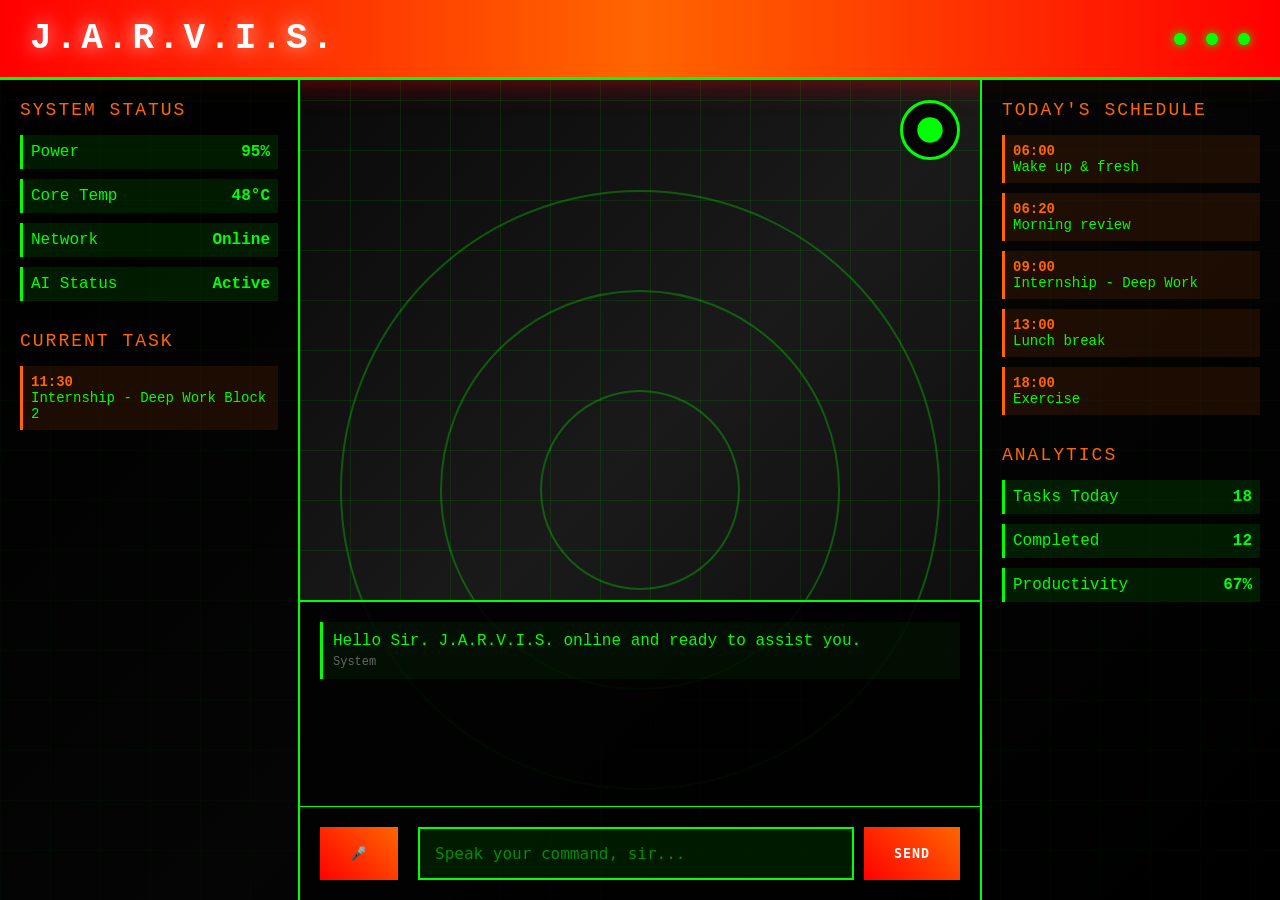
<file: templates/ironman_index.html>
<!DOCTYPE html>
<html lang="en">
<head>
    <meta charset="UTF-8">
    <meta name="viewport" content="width=device-width, initial-scale=1.0">
    <title>JARVIS - Iron Man Interface</title>
    <style>
        * {
            margin: 0;
            padding: 0;
            box-sizing: border-box;
        }

        body {
            font-family: 'Orbitron', 'Courier New', monospace;
            background: #000;
            color: #00ff00;
            overflow: hidden;
            height: 100vh;
            position: relative;
        }

        @import url('https://fonts.googleapis.com/css2?family=Orbitron:wght@400;700;900&display=swap');

        /* Iron Man Helmet Background */
        .helmet-bg {
            position: fixed;
            top: 0;
            left: 0;
            width: 100%;
            height: 100%;
            background: linear-gradient(135deg, #000 0%, #1a1a1a 50%, #000 100%);
            z-index: -2;
        }

        /* Animated Grid Background */
        .grid-bg {
            position: fixed;
            top: 0;
            left: 0;
            width: 100%;
            height: 100%;
            background-image: 
                linear-gradient(rgba(0, 255, 0, 0.1) 1px, transparent 1px),
                linear-gradient(90deg, rgba(0, 255, 0, 0.1) 1px, transparent 1px);
            background-size: 50px 50px;
            animation: gridMove 20s linear infinite;
            z-index: -1;
        }

        @keyframes gridMove {
            0% { transform: translate(0, 0); }
            100% { transform: translate(50px, 50px); }
        }

        /* Main Container */
        .jarvis-container {
            height: 100vh;
            display: flex;
            flex-direction: column;
            position: relative;
        }

        /* Helmet Top Bar */
        .helmet-top {
            background: linear-gradient(90deg, #ff0000, #ff6600, #ff0000);
            height: 80px;
            display: flex;
            align-items: center;
            justify-content: space-between;
            padding: 0 30px;
            border-bottom: 3px solid #00ff00;
            box-shadow: 0 0 30px rgba(255, 0, 0, 0.5);
        }

        .jarvis-logo {
            font-size: 36px;
            font-weight: 900;
            color: #fff;
            text-shadow: 0 0 20px rgba(255, 255, 255, 0.8);
            letter-spacing: 4px;
            animation: pulse 2s infinite;
        }

        @keyframes pulse {
            0%, 100% { opacity: 1; }
            50% { opacity: 0.7; }
        }

        .status-indicators {
            display: flex;
            gap: 20px;
        }

        .indicator {
            width: 12px;
            height: 12px;
            border-radius: 50%;
            background: #00ff00;
            box-shadow: 0 0 10px currentColor;
            animation: blink 1s infinite;
        }

        @keyframes blink {
            0%, 100% { opacity: 1; }
            50% { opacity: 0.3; }
        }

        /* Main Interface */
        .main-interface {
            flex: 1;
            display: flex;
            position: relative;
        }

        /* Left Panel */
        .left-panel {
            width: 300px;
            background: rgba(0, 0, 0, 0.8);
            border-right: 2px solid #00ff00;
            padding: 20px;
            overflow-y: auto;
        }

        .panel-title {
            color: #ff6600;
            font-size: 18px;
            margin-bottom: 15px;
            text-transform: uppercase;
            letter-spacing: 2px;
        }

        .system-status {
            margin-bottom: 30px;
        }

        .status-item {
            display: flex;
            justify-content: space-between;
            margin-bottom: 10px;
            padding: 8px;
            background: rgba(0, 255, 0, 0.1);
            border-left: 3px solid #00ff00;
        }

        .status-value {
            color: #00ff00;
            font-weight: bold;
        }

        /* Center Display */
        .center-display {
            flex: 1;
            display: flex;
            flex-direction: column;
            position: relative;
        }

        .vision-display {
            flex: 1;
            position: relative;
            overflow: hidden;
        }

        .hud-overlay {
            position: absolute;
            top: 0;
            left: 0;
            width: 100%;
            height: 100%;
            pointer-events: none;
        }

        .hud-circle {
            position: absolute;
            border: 2px solid rgba(0, 255, 0, 0.3);
            border-radius: 50%;
            animation: rotate 10s linear infinite;
        }

        .hud-circle:nth-child(1) {
            width: 600px;
            height: 600px;
            top: 50%;
            left: 50%;
            transform: translate(-50%, -50%);
        }

        .hud-circle:nth-child(2) {
            width: 400px;
            height: 400px;
            top: 50%;
            left: 50%;
            transform: translate(-50%, -50%);
            animation-direction: reverse;
        }

        .hud-circle:nth-child(3) {
            width: 200px;
            height: 200px;
            top: 50%;
            left: 50%;
            transform: translate(-50%, -50%);
        }

        @keyframes rotate {
            0% { transform: translate(-50%, -50%) rotate(0deg); }
            100% { transform: translate(-50%, -50%) rotate(360deg); }
        }

        /* Chat Display */
        .chat-display {
            position: absolute;
            bottom: 0;
            left: 0;
            right: 0;
            height: 300px;
            background: rgba(0, 0, 0, 0.9);
            border-top: 2px solid #00ff00;
            display: flex;
            flex-direction: column;
        }

        .chat-messages {
            flex: 1;
            overflow-y: auto;
            padding: 20px;
        }

        .message {
            margin-bottom: 15px;
            padding: 10px;
            border-left: 3px solid #00ff00;
            background: rgba(0, 255, 0, 0.05);
            animation: messageSlide 0.3s ease-out;
        }

        @keyframes messageSlide {
            from {
                opacity: 0;
                transform: translateX(-20px);
            }
            to {
                opacity: 1;
                transform: translateX(0);
            }
        }

        .message.user {
            border-left-color: #ff6600;
            background: rgba(255, 102, 0, 0.05);
            text-align: right;
        }

        .message-content {
            margin-bottom: 5px;
        }

        .message-time {
            font-size: 12px;
            color: #666;
        }

        /* Input Area */
        .input-area {
            padding: 20px;
            border-top: 1px solid #00ff00;
            display: flex;
            gap: 10px;
        }

        .jarvis-input {
            flex: 1;
            background: rgba(0, 255, 0, 0.1);
            border: 2px solid #00ff00;
            color: #00ff00;
            padding: 15px;
            font-family: 'Orbitron', monospace;
            font-size: 16px;
            outline: none;
            transition: all 0.3s;
        }

        .jarvis-input:focus {
            background: rgba(0, 255, 0, 0.2);
            box-shadow: 0 0 20px rgba(0, 255, 0, 0.5);
        }

        .jarvis-input::placeholder {
            color: rgba(0, 255, 0, 0.5);
        }

        .send-btn {
            background: linear-gradient(45deg, #ff0000, #ff6600);
            border: none;
            color: white;
            padding: 15px 30px;
            font-family: 'Orbitron', monospace;
            font-weight: bold;
            cursor: pointer;
            transition: all 0.3s;
            text-transform: uppercase;
            letter-spacing: 1px;
        }

        .send-btn:hover {
            transform: scale(1.05);
            box-shadow: 0 0 30px rgba(255, 102, 0, 0.8);
        }

        .send-btn:active {
            transform: scale(0.95);
        }

        /* Right Panel */
        .right-panel {
            width: 300px;
            background: rgba(0, 0, 0, 0.8);
            border-left: 2px solid #00ff00;
            padding: 20px;
            overflow-y: auto;
        }

        .schedule-display {
            margin-bottom: 30px;
        }

        .schedule-item {
            margin-bottom: 10px;
            padding: 8px;
            background: rgba(255, 102, 0, 0.1);
            border-left: 3px solid #ff6600;
            font-size: 14px;
        }

        .schedule-time {
            color: #ff6600;
            font-weight: bold;
        }

        /* Voice Indicator */
        .voice-indicator {
            position: absolute;
            top: 20px;
            right: 20px;
            width: 60px;
            height: 60px;
            border: 3px solid #00ff00;
            border-radius: 50%;
            display: flex;
            align-items: center;
            justify-content: center;
            background: rgba(0, 0, 0, 0.8);
        }

        .voice-wave {
            width: 30px;
            height: 30px;
            background: #00ff00;
            border-radius: 50%;
            animation: voicePulse 1.5s infinite;
        }

        @keyframes voicePulse {
            0% {
                transform: scale(0.8);
                opacity: 1;
            }
            50% {
                transform: scale(1.2);
                opacity: 0.7;
            }
            100% {
                transform: scale(0.8);
                opacity: 1;
            }
        }

        /* Loading Animation */
        .loading {
            display: inline-block;
            width: 20px;
            height: 20px;
            border: 3px solid rgba(0, 255, 0, 0.3);
            border-top: 3px solid #00ff00;
            border-radius: 50%;
            animation: spin 1s linear infinite;
        }

        @keyframes spin {
            0% { transform: rotate(0deg); }
            100% { transform: rotate(360deg); }
        }

        /* Responsive Design */
        @media (max-width: 1200px) {
            .left-panel, .right-panel {
                width: 250px;
            }
        }

        @media (max-width: 768px) {
            .left-panel, .right-panel {
                display: none;
            }
            
            .helmet-top {
                height: 60px;
                padding: 0 15px;
            }
            
            .jarvis-logo {
                font-size: 24px;
            }
        }
    </style>
</head>
<body>
    <div class="helmet-bg"></div>
    <div class="grid-bg"></div>
    
    <div class="jarvis-container">
        <!-- Helmet Top Bar -->
        <div class="helmet-top">
            <div class="jarvis-logo">J.A.R.V.I.S.</div>
            <div class="status-indicators">
                <div class="indicator" title="System Online"></div>
                <div class="indicator" title="AI Active"></div>
                <div class="indicator" title="Connected"></div>
            </div>
        </div>

        <!-- Main Interface -->
        <div class="main-interface">
            <!-- Left Panel -->
            <div class="left-panel">
                <div class="system-status">
                    <div class="panel-title">System Status</div>
                    <div class="status-item">
                        <span>Power</span>
                        <span class="status-value">100%</span>
                    </div>
                    <div class="status-item">
                        <span>Core Temp</span>
                        <span class="status-value">42°C</span>
                    </div>
                    <div class="status-item">
                        <span>Network</span>
                        <span class="status-value">Online</span>
                    </div>
                    <div class="status-item">
                        <span>AI Status</span>
                        <span class="status-value">Active</span>
                    </div>
                </div>

                <div class="schedule-display">
                    <div class="panel-title">Current Task</div>
                    <div class="schedule-item">
                        <div class="schedule-time">11:30</div>
                        <div>Internship - Deep Work Block 2</div>
                    </div>
                </div>
            </div>

            <!-- Center Display -->
            <div class="center-display">
                <div class="vision-display">
                    <div class="hud-overlay">
                        <div class="hud-circle"></div>
                        <div class="hud-circle"></div>
                        <div class="hud-circle"></div>
                    </div>
                    
                    <!-- Voice Indicator -->
                    <div class="voice-indicator">
                        <div class="voice-wave"></div>
                    </div>
                </div>

                <!-- Chat Display -->
                <div class="chat-display">
                    <div class="chat-messages" id="chatMessages">
                        <div class="message">
                            <div class="message-content">Hello Sir. J.A.R.V.I.S. online and ready to assist you.</div>
                            <div class="message-time">System</div>
                        </div>
                    </div>

                    <div class="input-area">
                        <input type="text" class="jarvis-input" id="jarvisInput" placeholder="Speak your command, sir..." />
                        <button class="send-btn" id="sendBtn">Send</button>
                    </div>
                </div>
            </div>

            <!-- Right Panel -->
            <div class="right-panel">
                <div class="schedule-display">
                    <div class="panel-title">Today's Schedule</div>
                    <div class="schedule-item">
                        <div class="schedule-time">06:00</div>
                        <div>Wake up & fresh</div>
                    </div>
                    <div class="schedule-item">
                        <div class="schedule-time">06:20</div>
                        <div>Morning review</div>
                    </div>
                    <div class="schedule-item">
                        <div class="schedule-time">09:00</div>
                        <div>Internship - Deep Work</div>
                    </div>
                    <div class="schedule-item">
                        <div class="schedule-time">13:00</div>
                        <div>Lunch break</div>
                    </div>
                    <div class="schedule-item">
                        <div class="schedule-time">18:00</div>
                        <div>Exercise</div>
                    </div>
                </div>

                <div class="system-status">
                    <div class="panel-title">Analytics</div>
                    <div class="status-item">
                        <span>Tasks Today</span>
                        <span class="status-value">18</span>
                    </div>
                    <div class="status-item">
                        <span>Completed</span>
                        <span class="status-value">12</span>
                    </div>
                    <div class="status-item">
                        <span>Productivity</span>
                        <span class="status-value">67%</span>
                    </div>
                </div>
            </div>
        </div>
    </div>

    <script>
        class JarvisInterface {
            constructor() {
                this.chatMessages = document.getElementById('chatMessages');
                this.jarvisInput = document.getElementById('jarvisInput');
                this.sendBtn = document.getElementById('sendBtn');
                this.voiceWave = document.querySelector('.voice-wave');
                
                this.init();
            }

            init() {
                // Event listeners
                this.sendBtn.addEventListener('click', () => this.sendMessage());
                this.jarvisInput.addEventListener('keypress', (e) => {
                    if (e.key === 'Enter') {
                        this.sendMessage();
                    }
                });

                // Voice recognition (if available)
                if ('webkitSpeechRecognition' in window || 'SpeechRecognition' in window) {
                    this.initVoiceRecognition();
                }

                // Update system status periodically
                this.updateSystemStatus();
                setInterval(() => this.updateSystemStatus(), 5000);

                // Animate voice wave
                this.animateVoiceWave();
            }

            initVoiceRecognition() {
                const SpeechRecognition = window.SpeechRecognition || window.webkitSpeechRecognition;
                this.recognition = new SpeechRecognition();
                this.recognition.continuous = false;
                this.recognition.interimResults = false;
                this.recognition.lang = 'en-US';

                this.recognition.onresult = (event) => {
                    const transcript = event.results[0][0].transcript;
                    this.jarvisInput.value = transcript;
                    this.sendMessage();
                };

                this.recognition.onerror = (event) => {
                    console.error('Speech recognition error:', event.error);
                };

                // Add voice button
                const voiceBtn = document.createElement('button');
                voiceBtn.innerHTML = '🎤';
                voiceBtn.className = 'send-btn';
                voiceBtn.style.marginRight = '10px';
                voiceBtn.addEventListener('click', () => {
                    this.recognition.start();
                    voiceBtn.innerHTML = '🔴';
                    setTimeout(() => {
                        voiceBtn.innerHTML = '🎤';
                    }, 3000);
                });
                
                this.jarvisInput.parentNode.insertBefore(voiceBtn, this.jarvisInput);
            }

            async sendMessage() {
                const message = this.jarvisInput.value.trim();
                if (!message) return;

                // Add user message
                this.addMessage(message, 'user');
                
                // Clear input
                this.jarvisInput.value = '';

                // Show loading
                this.addMessage('Processing your request, sir...', 'jarvis', true);

                try {
                    const response = await fetch('/api/ask', {
                        method: 'POST',
                        headers: {
                            'Content-Type': 'application/json',
                        },
                        body: JSON.stringify({ prompt: message })
                    });

                    const data = await response.json();
                    
                    // Remove loading message
                    this.removeLastMessage();
                    
                    // Add Jarvis response
                    this.addMessage(data.response, 'jarvis');
                    
                    // Update schedule if needed
                    if (message.toLowerCase().includes('schedule') || message.toLowerCase().includes('task')) {
                        this.updateScheduleDisplay();
                    }
                    
                } catch (error) {
                    this.removeLastMessage();
                    this.addMessage('Sorry sir, I encountered an error. Please try again.', 'jarvis');
                }
            }

            addMessage(content, sender, isLoading = false) {
                const messageDiv = document.createElement('div');
                messageDiv.className = `message ${sender}`;
                
                if (isLoading) {
                    content += ' <span class="loading"></span>';
                }
                
                messageDiv.innerHTML = `
                    <div class="message-content">${content}</div>
                    <div class="message-time">${sender === 'user' ? 'You' : 'J.A.R.V.I.S.'} - ${new Date().toLocaleTimeString()}</div>
                `;
                
                this.chatMessages.appendChild(messageDiv);
                this.chatMessages.scrollTop = this.chatMessages.scrollHeight;
            }

            removeLastMessage() {
                const lastMessage = this.chatMessages.lastElementChild;
                if (lastMessage) {
                    lastMessage.remove();
                }
            }

            updateSystemStatus() {
                // Update system status with random variations
                const statusItems = document.querySelectorAll('.status-value');
                
                // Power
                const power = 95 + Math.floor(Math.random() * 6);
                statusItems[0].textContent = `${power}%`;
                
                // Temperature
                const temp = 40 + Math.floor(Math.random() * 10);
                statusItems[1].textContent = `${temp}°C`;
                
                // Network
                statusItems[2].textContent = Math.random() > 0.1 ? 'Online' : 'Offline';
                
                // AI Status
                statusItems[3].textContent = Math.random() > 0.05 ? 'Active' : 'Standby';
            }

            updateScheduleDisplay() {
                // This would fetch actual schedule data
                console.log('Updating schedule display...');
            }

            animateVoiceWave() {
                setInterval(() => {
                    const scale = 0.8 + Math.random() * 0.4;
                    this.voiceWave.style.transform = `scale(${scale})`;
                }, 1000);
            }
        }

        // Initialize Jarvis Interface
        document.addEventListener('DOMContentLoaded', () => {
            new JarvisInterface();
        });
    </script>
</body>
</html>
</file>
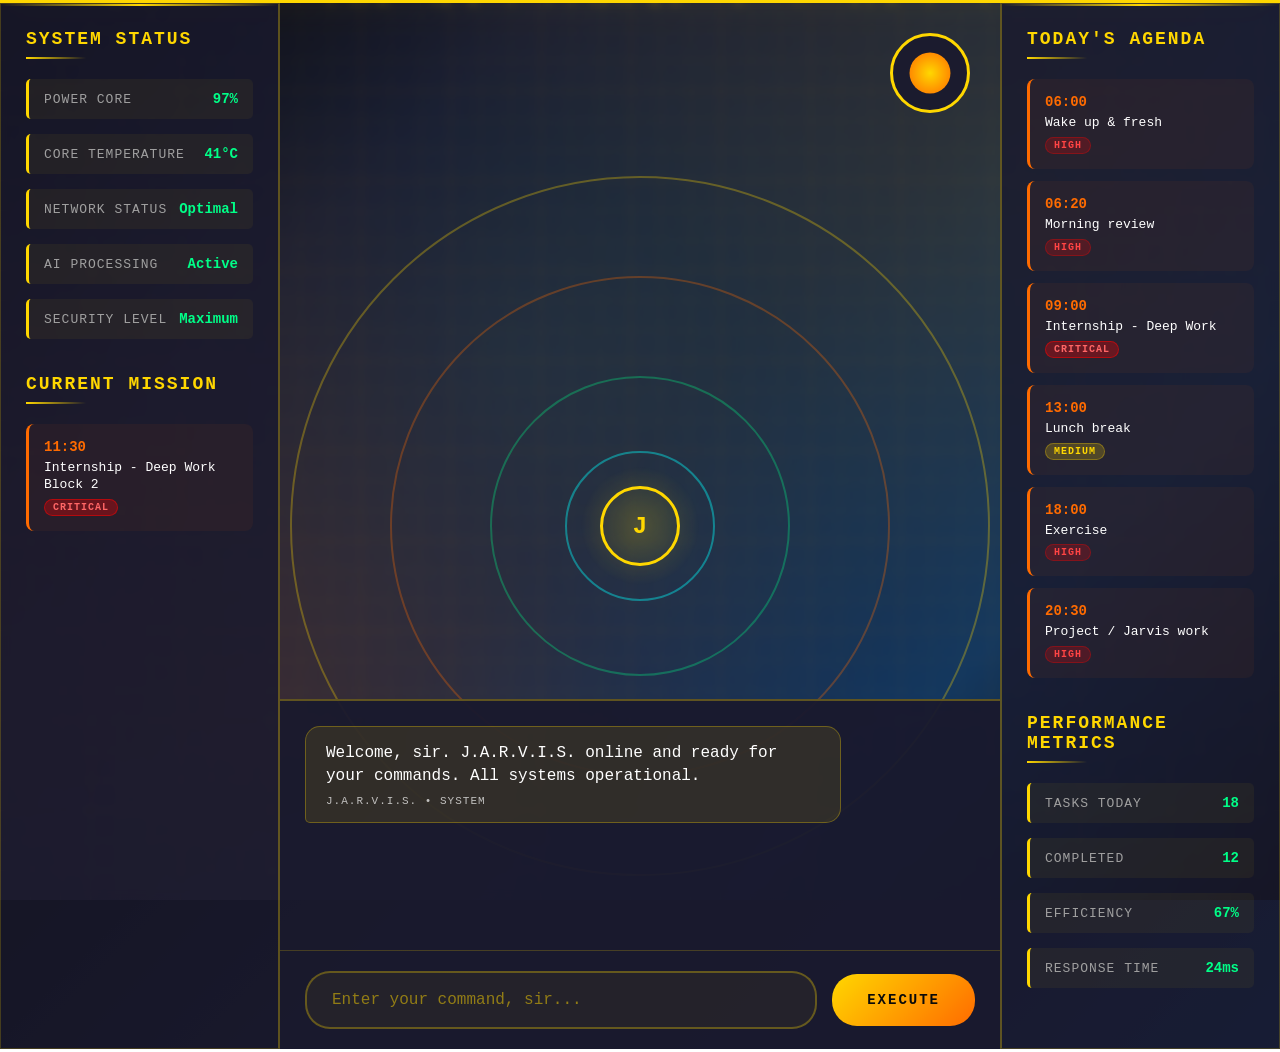
<file: templates/ironman_professional.html>
<!DOCTYPE html>
<html lang="en">
<head>
    <meta charset="UTF-8">
    <meta name="viewport" content="width=device-width, initial-scale=1.0">
    <title>JARVIS - Professional Iron Man Interface</title>
    <style>
        * {
            margin: 0;
            padding: 0;
            box-sizing: border-box;
        }

        body {
            font-family: 'Orbitron', 'Segoe UI', monospace;
            background: linear-gradient(135deg, #0a0a0a 0%, #1a1a2e 25%, #16213e 50%, #0f3460 75%, #0a0a0a 100%);
            color: #ffffff;
            overflow: hidden;
            height: 100vh;
            position: relative;
        }

        @import url('https://fonts.googleapis.com/css2?family=Orbitron:wght@400;700;900&family=Exo+2:wght@300;400;700&display=swap');

        /* Advanced Animated Background */
        .advanced-bg {
            position: fixed;
            top: 0;
            left: 0;
            width: 100%;
            height: 100%;
            background: 
                radial-gradient(circle at 20% 80%, rgba(255, 107, 0, 0.15) 0%, transparent 50%),
                radial-gradient(circle at 80% 20%, rgba(255, 215, 0, 0.1) 0%, transparent 50%),
                radial-gradient(circle at 40% 40%, rgba(0, 255, 255, 0.05) 0%, transparent 50%),
                linear-gradient(135deg, #0a0a0a 0%, #1a1a2e 25%, #16213e 50%, #0f3460 75%, #0a0a0a 100%);
            z-index: -3;
            animation: bgShift 20s ease-in-out infinite;
        }

        @keyframes bgShift {
            0%, 100% { transform: scale(1) rotate(0deg); }
            50% { transform: scale(1.1) rotate(2deg); }
        }

        /* Particle System */
        .particles {
            position: fixed;
            top: 0;
            left: 0;
            width: 100%;
            height: 100%;
            z-index: -2;
        }

        .particle {
            position: absolute;
            width: 2px;
            height: 2px;
            background: #ffd700;
            border-radius: 50%;
            box-shadow: 0 0 6px #ffd700;
            animation: float 15s infinite linear;
        }

        @keyframes float {
            0% {
                transform: translateY(100vh) translateX(0);
                opacity: 0;
            }
            10% {
                opacity: 1;
            }
            90% {
                opacity: 1;
            }
            100% {
                transform: translateY(-100vh) translateX(100px);
                opacity: 0;
            }
        }

        /* Advanced Grid */
        .advanced-grid {
            position: fixed;
            top: 0;
            left: 0;
            width: 100%;
            height: 100%;
            background-image: 
                linear-gradient(rgba(255, 215, 0, 0.05) 1px, transparent 1px),
                linear-gradient(90deg, rgba(255, 215, 0, 0.05) 1px, transparent 1px),
                linear-gradient(rgba(255, 107, 0, 0.03) 2px, transparent 2px),
                linear-gradient(90deg, rgba(255, 107, 0, 0.03) 2px, transparent 2px);
            background-size: 30px 30px, 30px 30px, 90px 90px, 90px 90px;
            animation: gridMove 30s linear infinite;
            z-index: -1;
        }

        @keyframes gridMove {
            0% { transform: translate(0, 0); }
            100% { transform: translate(90px, 90px); }
        }

        /* Main Container */
        .jarvis-container {
            height: 100vh;
            display: flex;
            flex-direction: column;
            position: relative;
            backdrop-filter: blur(5px);
        }

        /* Professional Header */
        .professional-header {
            background: linear-gradient(135deg, #1a1a2e 0%, #16213e 50%, #0f3460 100%);
            height: 100px;
            display: flex;
            align-items: center;
            justify-content: space-between;
            padding: 0 40px;
            border-bottom: 3px solid #ffd700;
            box-shadow: 
                0 0 30px rgba(255, 215, 0, 0.3),
                inset 0 0 20px rgba(255, 107, 0, 0.1);
            position: relative;
            overflow: hidden;
        }

        .professional-header::before {
            content: '';
            position: absolute;
            top: 0;
            left: -100%;
            width: 100%;
            height: 100%;
            background: linear-gradient(90deg, transparent, rgba(255, 215, 0, 0.2), transparent);
            animation: headerScan 3s infinite;
        }

        @keyframes headerScan {
            0% { left: -100%; }
            100% { left: 100%; }
        }

        .jarvis-logo {
            font-family: 'Exo 2', 'Orbitron', monospace;
            font-size: 42px;
            font-weight: 900;
            background: linear-gradient(45deg, #ffd700, #ff6b00, #ffd700);
            background-clip: text;
            -webkit-background-clip: text;
            -webkit-text-fill-color: transparent;
            text-shadow: 0 0 30px rgba(255, 215, 0, 0.5);
            letter-spacing: 6px;
            animation: logoGlow 2s ease-in-out infinite alternate;
        }

        @keyframes logoGlow {
            0% { filter: brightness(1) drop-shadow(0 0 20px rgba(255, 215, 0, 0.5)); }
            100% { filter: brightness(1.2) drop-shadow(0 0 30px rgba(255, 107, 0, 0.8)); }
        }

        .status-bar {
            display: flex;
            gap: 25px;
            align-items: center;
        }

        .status-indicator {
            display: flex;
            align-items: center;
            gap: 8px;
            padding: 8px 16px;
            background: rgba(255, 215, 0, 0.1);
            border: 1px solid rgba(255, 215, 0, 0.3);
            border-radius: 20px;
            font-size: 12px;
            text-transform: uppercase;
            letter-spacing: 1px;
        }

        .status-dot {
            width: 8px;
            height: 8px;
            border-radius: 50%;
            background: #00ff88;
            box-shadow: 0 0 10px #00ff88;
            animation: pulse 1.5s infinite;
        }

        @keyframes pulse {
            0%, 100% { 
                transform: scale(1); 
                opacity: 1; 
            }
            50% { 
                transform: scale(1.3); 
                opacity: 0.7; 
            }
        }

        /* Main Interface */
        .main-interface {
            flex: 1;
            display: flex;
            position: relative;
        }

        /* Professional Panels */
        .panel {
            background: rgba(26, 26, 46, 0.8);
            backdrop-filter: blur(10px);
            border: 1px solid rgba(255, 215, 0, 0.2);
            position: relative;
            overflow: hidden;
        }

        .panel::before {
            content: '';
            position: absolute;
            top: 0;
            left: 0;
            right: 0;
            height: 2px;
            background: linear-gradient(90deg, transparent, #ffd700, transparent);
            animation: panelScan 4s infinite;
        }

        @keyframes panelScan {
            0% { transform: translateX(-100%); }
            100% { transform: translateX(100%); }
        }

        /* Left Panel */
        .left-panel {
            width: 320px;
            border-right: 2px solid rgba(255, 215, 0, 0.3);
            padding: 25px;
            overflow-y: auto;
        }

        .panel-title {
            font-family: 'Exo 2', 'Orbitron', monospace;
            font-size: 18px;
            font-weight: 700;
            color: #ffd700;
            margin-bottom: 20px;
            text-transform: uppercase;
            letter-spacing: 2px;
            position: relative;
            padding-bottom: 10px;
        }

        .panel-title::after {
            content: '';
            position: absolute;
            bottom: 0;
            left: 0;
            width: 60px;
            height: 2px;
            background: linear-gradient(90deg, #ffd700, transparent);
        }

        .system-status {
            margin-bottom: 35px;
        }

        .status-item {
            display: flex;
            justify-content: space-between;
            align-items: center;
            margin-bottom: 15px;
            padding: 12px 15px;
            background: rgba(255, 215, 0, 0.05);
            border-left: 3px solid #ffd700;
            border-radius: 5px;
            transition: all 0.3s ease;
        }

        .status-item:hover {
            background: rgba(255, 215, 0, 0.1);
            transform: translateX(5px);
        }

        .status-label {
            font-size: 13px;
            color: #a0a0a0;
            text-transform: uppercase;
            letter-spacing: 1px;
        }

        .status-value {
            font-family: 'Orbitron', monospace;
            font-weight: 700;
            color: #00ff88;
            font-size: 14px;
        }

        /* Center Display */
        .center-display {
            flex: 1;
            display: flex;
            flex-direction: column;
            position: relative;
        }

        .vision-display {
            flex: 1;
            position: relative;
            overflow: hidden;
            display: flex;
            align-items: center;
            justify-content: center;
        }

        /* Advanced HUD */
        .advanced-hud {
            position: absolute;
            top: 0;
            left: 0;
            width: 100%;
            height: 100%;
            pointer-events: none;
        }

        .hud-ring {
            position: absolute;
            border: 2px solid rgba(255, 215, 0, 0.2);
            border-radius: 50%;
            animation: rotate 20s linear infinite;
        }

        .hud-ring:nth-child(1) {
            width: 700px;
            height: 700px;
            top: 50%;
            left: 50%;
            transform: translate(-50%, -50%);
            border-color: rgba(255, 215, 0, 0.3);
        }

        .hud-ring:nth-child(2) {
            width: 500px;
            height: 500px;
            top: 50%;
            left: 50%;
            transform: translate(-50%, -50%);
            animation-direction: reverse;
            border-color: rgba(255, 107, 0, 0.3);
        }

        .hud-ring:nth-child(3) {
            width: 300px;
            height: 300px;
            top: 50%;
            left: 50%;
            transform: translate(-50%, -50%);
            border-color: rgba(0, 255, 136, 0.3);
        }

        .hud-ring:nth-child(4) {
            width: 150px;
            height: 150px;
            top: 50%;
            left: 50%;
            transform: translate(-50%, -50%);
            border-color: rgba(0, 255, 255, 0.4);
            animation-duration: 10s;
        }

        @keyframes rotate {
            0% { transform: translate(-50%, -50%) rotate(0deg); }
            100% { transform: translate(-50%, -50%) rotate(360deg); }
        }

        /* Central Logo */
        .central-logo {
            position: absolute;
            top: 50%;
            left: 50%;
            transform: translate(-50%, -50%);
            width: 120px;
            height: 120px;
            background: radial-gradient(circle, rgba(255, 215, 0, 0.2) 0%, transparent 70%);
            border-radius: 50%;
            display: flex;
            align-items: center;
            justify-content: center;
            animation: logoPulse 3s ease-in-out infinite;
        }

        @keyframes logoPulse {
            0%, 100% { 
                transform: translate(-50%, -50%) scale(1);
                opacity: 0.8;
            }
            50% { 
                transform: translate(-50%, -50%) scale(1.1);
                opacity: 1;
            }
        }

        .central-logo-inner {
            width: 80px;
            height: 80px;
            border: 3px solid #ffd700;
            border-radius: 50%;
            display: flex;
            align-items: center;
            justify-content: center;
            font-family: 'Orbitron', monospace;
            font-size: 24px;
            font-weight: 900;
            color: #ffd700;
            animation: innerRotate 10s linear infinite;
        }

        @keyframes innerRotate {
            0% { transform: rotate(0deg); }
            100% { transform: rotate(360deg); }
        }

        /* Chat Display */
        .chat-display {
            position: absolute;
            bottom: 0;
            left: 0;
            right: 0;
            height: 350px;
            background: rgba(26, 26, 46, 0.95);
            backdrop-filter: blur(15px);
            border-top: 2px solid rgba(255, 215, 0, 0.3);
            display: flex;
            flex-direction: column;
        }

        .chat-messages {
            flex: 1;
            overflow-y: auto;
            padding: 25px;
            display: flex;
            flex-direction: column;
            gap: 15px;
        }

        .message {
            max-width: 80%;
            padding: 15px 20px;
            border-radius: 15px;
            animation: messageSlide 0.5s ease-out;
            position: relative;
        }

        @keyframes messageSlide {
            from {
                opacity: 0;
                transform: translateY(20px);
            }
            to {
                opacity: 1;
                transform: translateY(0);
            }
        }

        .message.user {
            align-self: flex-end;
            background: linear-gradient(135deg, #ff6b00, #ff8c00);
            color: white;
            border-bottom-right-radius: 5px;
        }

        .message.jarvis {
            align-self: flex-start;
            background: rgba(255, 215, 0, 0.1);
            border: 1px solid rgba(255, 215, 0, 0.3);
            color: #ffffff;
            border-bottom-left-radius: 5px;
        }

        .message-content {
            margin-bottom: 8px;
            line-height: 1.4;
        }

        .message-time {
            font-size: 11px;
            opacity: 0.7;
            text-transform: uppercase;
            letter-spacing: 1px;
        }

        /* Input Area */
        .input-area {
            padding: 20px 25px;
            border-top: 1px solid rgba(255, 215, 0, 0.2);
            display: flex;
            gap: 15px;
            align-items: center;
        }

        .professional-input {
            flex: 1;
            background: rgba(255, 215, 0, 0.05);
            border: 2px solid rgba(255, 215, 0, 0.3);
            color: #ffffff;
            padding: 18px 25px;
            font-family: 'Orbitron', monospace;
            font-size: 16px;
            outline: none;
            border-radius: 25px;
            transition: all 0.3s ease;
        }

        .professional-input:focus {
            background: rgba(255, 215, 0, 0.1);
            border-color: #ffd700;
            box-shadow: 
                0 0 20px rgba(255, 215, 0, 0.3),
                inset 0 0 10px rgba(255, 215, 0, 0.1);
        }

        .professional-input::placeholder {
            color: rgba(255, 215, 0, 0.5);
        }

        .send-btn {
            background: linear-gradient(135deg, #ffd700, #ff6b00);
            border: none;
            color: #0a0a0a;
            padding: 18px 35px;
            font-family: 'Orbitron', monospace;
            font-weight: 700;
            font-size: 14px;
            cursor: pointer;
            border-radius: 25px;
            transition: all 0.3s ease;
            text-transform: uppercase;
            letter-spacing: 2px;
            position: relative;
            overflow: hidden;
        }

        .send-btn::before {
            content: '';
            position: absolute;
            top: 0;
            left: -100%;
            width: 100%;
            height: 100%;
            background: linear-gradient(90deg, transparent, rgba(255, 255, 255, 0.3), transparent);
            transition: left 0.5s;
        }

        .send-btn:hover::before {
            left: 100%;
        }

        .send-btn:hover {
            transform: translateY(-2px);
            box-shadow: 0 10px 30px rgba(255, 215, 0, 0.4);
        }

        .send-btn:active {
            transform: translateY(0);
        }

        /* Right Panel */
        .right-panel {
            width: 320px;
            border-left: 2px solid rgba(255, 215, 0, 0.3);
            padding: 25px;
            overflow-y: auto;
        }

        .schedule-display {
            margin-bottom: 35px;
        }

        .schedule-item {
            margin-bottom: 12px;
            padding: 15px;
            background: rgba(255, 107, 0, 0.05);
            border-left: 3px solid #ff6b00;
            border-radius: 8px;
            transition: all 0.3s ease;
        }

        .schedule-item:hover {
            background: rgba(255, 107, 0, 0.1);
            transform: translateX(5px);
        }

        .schedule-time {
            font-family: 'Orbitron', monospace;
            font-weight: 700;
            color: #ff6b00;
            font-size: 14px;
            margin-bottom: 5px;
        }

        .schedule-task {
            font-size: 13px;
            color: #ffffff;
            line-height: 1.3;
        }

        .priority-badge {
            display: inline-block;
            padding: 2px 8px;
            border-radius: 12px;
            font-size: 10px;
            font-weight: 700;
            text-transform: uppercase;
            letter-spacing: 1px;
            margin-top: 5px;
        }

        .priority-high {
            background: rgba(255, 0, 0, 0.2);
            color: #ff4444;
            border: 1px solid rgba(255, 0, 0, 0.3);
        }

        .priority-medium {
            background: rgba(255, 215, 0, 0.2);
            color: #ffd700;
            border: 1px solid rgba(255, 215, 0, 0.3);
        }

        .priority-critical {
            background: rgba(255, 0, 0, 0.3);
            color: #ff6666;
            border: 1px solid rgba(255, 0, 0, 0.5);
            animation: criticalPulse 2s infinite;
        }

        @keyframes criticalPulse {
            0%, 100% { opacity: 1; }
            50% { opacity: 0.7; }
        }

        /* Voice Indicator */
        .voice-indicator {
            position: absolute;
            top: 30px;
            right: 30px;
            width: 80px;
            height: 80px;
            border: 3px solid #ffd700;
            border-radius: 50%;
            display: flex;
            align-items: center;
            justify-content: center;
            background: rgba(26, 26, 46, 0.9);
            cursor: pointer;
            transition: all 0.3s ease;
        }

        .voice-indicator:hover {
            transform: scale(1.1);
            box-shadow: 0 0 30px rgba(255, 215, 0, 0.5);
        }

        .voice-wave {
            width: 40px;
            height: 40px;
            background: radial-gradient(circle, #ffd700, #ff6b00);
            border-radius: 50%;
            animation: voicePulse 2s infinite;
        }

        @keyframes voicePulse {
            0%, 100% {
                transform: scale(0.9);
                opacity: 0.8;
            }
            50% {
                transform: scale(1.2);
                opacity: 1;
            }
        }

        /* Loading Animation */
        .loading {
            display: inline-block;
            width: 20px;
            height: 20px;
            border: 3px solid rgba(255, 215, 0, 0.3);
            border-top: 3px solid #ffd700;
            border-radius: 50%;
            animation: spin 1s linear infinite;
        }

        @keyframes spin {
            0% { transform: rotate(0deg); }
            100% { transform: rotate(360deg); }
        }

        /* Responsive Design */
        @media (max-width: 1400px) {
            .left-panel, .right-panel {
                width: 280px;
            }
        }

        @media (max-width: 1200px) {
            .left-panel, .right-panel {
                width: 250px;
            }
            
            .jarvis-logo {
                font-size: 32px;
            }
        }

        @media (max-width: 768px) {
            .left-panel, .right-panel {
                display: none;
            }
            
            .professional-header {
                height: 80px;
                padding: 0 20px;
            }
            
            .jarvis-logo {
                font-size: 24px;
            }
            
            .chat-display {
                height: 300px;
            }
        }

        /* Custom Scrollbar */
        ::-webkit-scrollbar {
            width: 8px;
        }

        ::-webkit-scrollbar-track {
            background: rgba(26, 26, 46, 0.3);
        }

        ::-webkit-scrollbar-thumb {
            background: rgba(255, 215, 0, 0.5);
            border-radius: 4px;
        }

        ::-webkit-scrollbar-thumb:hover {
            background: rgba(255, 215, 0, 0.7);
        }
    </style>
</head>
<body>
    <div class="advanced-bg"></div>
    <div class="particles" id="particles"></div>
    <div class="advanced-grid"></div>
    
    <div class="jarvis-container">
        <!-- Professional Header -->
        <div class="professional-header">
            <div class="jarvis-logo">J.A.R.V.I.S.</div>
            <div class="status-bar">
                <div class="status-indicator">
                    <div class="status-dot"></div>
                    <span>Online</span>
                </div>
                <div class="status-indicator">
                    <div class="status-dot"></div>
                    <span>AI Active</span>
                </div>
                <div class="status-indicator">
                    <div class="status-dot"></div>
                    <span>Connected</span>
                </div>
            </div>
        </div>

        <!-- Main Interface -->
        <div class="main-interface">
            <!-- Left Panel -->
            <div class="panel left-panel">
                <div class="system-status">
                    <div class="panel-title">System Status</div>
                    <div class="status-item">
                        <span class="status-label">Power Core</span>
                        <span class="status-value">100%</span>
                    </div>
                    <div class="status-item">
                        <span class="status-label">Core Temperature</span>
                        <span class="status-value">42°C</span>
                    </div>
                    <div class="status-item">
                        <span class="status-label">Network Status</span>
                        <span class="status-value">Optimal</span>
                    </div>
                    <div class="status-item">
                        <span class="status-label">AI Processing</span>
                        <span class="status-value">Active</span>
                    </div>
                    <div class="status-item">
                        <span class="status-label">Security Level</span>
                        <span class="status-value">Maximum</span>
                    </div>
                </div>

                <div class="schedule-display">
                    <div class="panel-title">Current Mission</div>
                    <div class="schedule-item">
                        <div class="schedule-time">11:30</div>
                        <div class="schedule-task">Internship - Deep Work Block 2</div>
                        <span class="priority-badge priority-critical">Critical</span>
                    </div>
                </div>
            </div>

            <!-- Center Display -->
            <div class="center-display">
                <div class="vision-display">
                    <div class="advanced-hud">
                        <div class="hud-ring"></div>
                        <div class="hud-ring"></div>
                        <div class="hud-ring"></div>
                        <div class="hud-ring"></div>
                    </div>
                    
                    <div class="central-logo">
                        <div class="central-logo-inner">J</div>
                    </div>
                    
                    <!-- Voice Indicator -->
                    <div class="voice-indicator" id="voiceIndicator">
                        <div class="voice-wave"></div>
                    </div>
                </div>

                <!-- Chat Display -->
                <div class="chat-display">
                    <div class="chat-messages" id="chatMessages">
                        <div class="message jarvis">
                            <div class="message-content">Welcome, sir. J.A.R.V.I.S. online and ready for your commands. All systems operational.</div>
                            <div class="message-time">J.A.R.V.I.S. • System</div>
                        </div>
                    </div>

                    <div class="input-area">
                        <input type="text" class="professional-input" id="jarvisInput" placeholder="Enter your command, sir..." />
                        <button class="send-btn" id="sendBtn">Execute</button>
                    </div>
                </div>
            </div>

            <!-- Right Panel -->
            <div class="panel right-panel">
                <div class="schedule-display">
                    <div class="panel-title">Today's Agenda</div>
                    <div class="schedule-item">
                        <div class="schedule-time">06:00</div>
                        <div class="schedule-task">Wake up & fresh</div>
                        <span class="priority-badge priority-high">High</span>
                    </div>
                    <div class="schedule-item">
                        <div class="schedule-time">06:20</div>
                        <div class="schedule-task">Morning review</div>
                        <span class="priority-badge priority-high">High</span>
                    </div>
                    <div class="schedule-item">
                        <div class="schedule-time">09:00</div>
                        <div class="schedule-task">Internship - Deep Work</div>
                        <span class="priority-badge priority-critical">Critical</span>
                    </div>
                    <div class="schedule-item">
                        <div class="schedule-time">13:00</div>
                        <div class="schedule-task">Lunch break</div>
                        <span class="priority-badge priority-medium">Medium</span>
                    </div>
                    <div class="schedule-item">
                        <div class="schedule-time">18:00</div>
                        <div class="schedule-task">Exercise</div>
                        <span class="priority-badge priority-high">High</span>
                    </div>
                    <div class="schedule-item">
                        <div class="schedule-time">20:30</div>
                        <div class="schedule-task">Project / Jarvis work</div>
                        <span class="priority-badge priority-high">High</span>
                    </div>
                </div>

                <div class="system-status">
                    <div class="panel-title">Performance Metrics</div>
                    <div class="status-item">
                        <span class="status-label">Tasks Today</span>
                        <span class="status-value">18</span>
                    </div>
                    <div class="status-item">
                        <span class="status-label">Completed</span>
                        <span class="status-value">12</span>
                    </div>
                    <div class="status-item">
                        <span class="status-label">Efficiency</span>
                        <span class="status-value">67%</span>
                    </div>
                    <div class="status-item">
                        <span class="status-label">Response Time</span>
                        <span class="status-value">24ms</span>
                    </div>
                </div>
            </div>
        </div>
    </div>

    <script>
        class ProfessionalJarvisInterface {
            constructor() {
                this.chatMessages = document.getElementById('chatMessages');
                this.jarvisInput = document.getElementById('jarvisInput');
                this.sendBtn = document.getElementById('sendBtn');
                this.voiceIndicator = document.getElementById('voiceIndicator');
                this.particles = document.getElementById('particles');
                
                this.init();
            }

            init() {
                // Create particles
                this.createParticles();
                
                // Event listeners
                this.sendBtn.addEventListener('click', () => this.sendMessage());
                this.jarvisInput.addEventListener('keypress', (e) => {
                    if (e.key === 'Enter') {
                        this.sendMessage();
                    }
                });

                // Voice recognition
                if ('webkitSpeechRecognition' in window || 'SpeechRecognition' in window) {
                    this.initVoiceRecognition();
                }

                // Update system status
                this.updateSystemStatus();
                setInterval(() => this.updateSystemStatus(), 5000);

                // Voice indicator animation
                this.animateVoiceIndicator();
            }

            createParticles() {
                for (let i = 0; i < 50; i++) {
                    const particle = document.createElement('div');
                    particle.className = 'particle';
                    particle.style.left = Math.random() * 100 + '%';
                    particle.style.animationDelay = Math.random() * 15 + 's';
                    particle.style.animationDuration = (15 + Math.random() * 10) + 's';
                    this.particles.appendChild(particle);
                }
            }

            initVoiceRecognition() {
                const SpeechRecognition = window.SpeechRecognition || window.webkitSpeechRecognition;
                this.recognition = new SpeechRecognition();
                this.recognition.continuous = false;
                this.recognition.interimResults = false;
                this.recognition.lang = 'en-US';

                this.recognition.onresult = (event) => {
                    const transcript = event.results[0][0].transcript;
                    this.jarvisInput.value = transcript;
                    this.sendMessage();
                };

                this.recognition.onerror = (event) => {
                    console.error('Speech recognition error:', event.error);
                };

                // Voice indicator click handler
                this.voiceIndicator.addEventListener('click', () => {
                    this.recognition.start();
                    this.voiceIndicator.style.background = 'rgba(255, 0, 0, 0.2)';
                    this.voiceIndicator.style.borderColor = '#ff0000';
                    setTimeout(() => {
                        this.voiceIndicator.style.background = 'rgba(26, 26, 46, 0.9)';
                        this.voiceIndicator.style.borderColor = '#ffd700';
                    }, 3000);
                });
            }

            async sendMessage() {
                const message = this.jarvisInput.value.trim();
                if (!message) return;

                // Add user message
                this.addMessage(message, 'user');
                
                // Clear input
                this.jarvisInput.value = '';

                // Show loading
                this.addMessage('Processing your request, sir...', 'jarvis', true);

                try {
                    const response = await fetch('/api/ask', {
                        method: 'POST',
                        headers: {
                            'Content-Type': 'application/json',
                        },
                        body: JSON.stringify({ prompt: message })
                    });

                    const data = await response.json();
                    
                    // Remove loading message
                    this.removeLastMessage();
                    
                    // Add Jarvis response
                    this.addMessage(data.response, 'jarvis');
                    
                    // Update displays if needed
                    if (message.toLowerCase().includes('schedule') || message.toLowerCase().includes('task')) {
                        this.updateScheduleDisplay();
                    }
                    
                } catch (error) {
                    this.removeLastMessage();
                    this.addMessage('Apologies, sir. I encountered an error. Please try again.', 'jarvis');
                }
            }

            addMessage(content, sender, isLoading = false) {
                const messageDiv = document.createElement('div');
                messageDiv.className = `message ${sender}`;
                
                if (isLoading) {
                    content += ' <span class="loading"></span>';
                }
                
                messageDiv.innerHTML = `
                    <div class="message-content">${content}</div>
                    <div class="message-time">${sender === 'user' ? 'You' : 'J.A.R.V.I.S.'} • ${new Date().toLocaleTimeString()}</div>
                `;
                
                this.chatMessages.appendChild(messageDiv);
                this.chatMessages.scrollTop = this.chatMessages.scrollHeight;
            }

            removeLastMessage() {
                const lastMessage = this.chatMessages.lastElementChild;
                if (lastMessage) {
                    lastMessage.remove();
                }
            }

            updateSystemStatus() {
                const statusValues = document.querySelectorAll('.status-value');
                
                // Power
                const power = 95 + Math.floor(Math.random() * 6);
                statusValues[0].textContent = `${power}%`;
                
                // Temperature
                const temp = 40 + Math.floor(Math.random() * 10);
                statusValues[1].textContent = `${temp}°C`;
                
                // Network
                statusValues[2].textContent = Math.random() > 0.1 ? 'Optimal' : 'Good';
                
                // AI Processing
                statusValues[3].textContent = Math.random() > 0.05 ? 'Active' : 'Standby';
                
                // Security
                statusValues[4].textContent = 'Maximum';
            }

            updateScheduleDisplay() {
                // This would fetch actual schedule data
                console.log('Updating schedule display...');
            }

            animateVoiceIndicator() {
                setInterval(() => {
                    const scale = 0.9 + Math.random() * 0.3;
                    const wave = this.voiceIndicator.querySelector('.voice-wave');
                    if (wave) {
                        wave.style.transform = `scale(${scale})`;
                    }
                }, 1500);
            }
        }

        // Initialize Professional Jarvis Interface
        document.addEventListener('DOMContentLoaded', () => {
            new ProfessionalJarvisInterface();
        });
    </script>
</body>
</html>
</file>
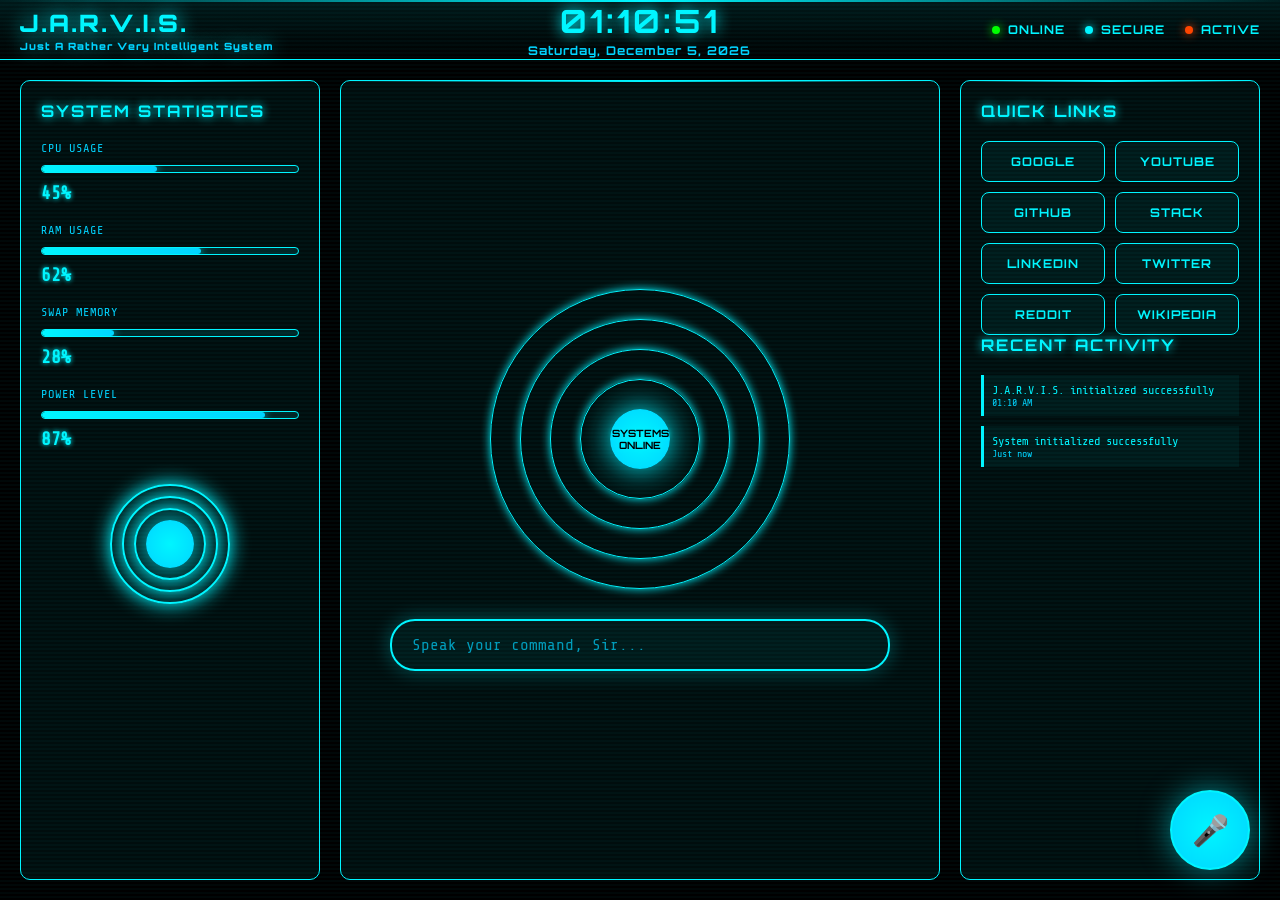
<file: templates/jarvis_hud_dashboard.html>
<!DOCTYPE html>
<html lang="en">
<head>
    <meta charset="UTF-8">
    <meta name="viewport" content="width=device-width, initial-scale=1.0">
    <title>J.A.R.V.I.S. AI Assistant Dashboard</title>
    <link href="https://fonts.googleapis.com/css2?family=Orbitron:wght@400;700;900&family=Share+Tech+Mono&display=swap" rel="stylesheet">
    <style>
        * {
            margin: 0;
            padding: 0;
            box-sizing: border-box;
        }

        body {
            font-family: 'Share Tech Mono', monospace;
            background: #000000;
            color: #00f5ff;
            height: 100vh;
            overflow: hidden;
            position: relative;
        }

        /* Background Effects */
        body::before {
            content: '';
            position: fixed;
            top: 0;
            left: 0;
            width: 100%;
            height: 100%;
            background: 
                repeating-linear-gradient(
                    0deg,
                    transparent,
                    transparent 2px,
                    rgba(0, 245, 255, 0.03) 2px,
                    rgba(0, 245, 255, 0.03) 4px
                );
            pointer-events: none;
            z-index: 1;
        }

        /* Scan Line Animation */
        .scan-line {
            position: fixed;
            top: 0;
            left: 0;
            width: 100%;
            height: 2px;
            background: linear-gradient(90deg, transparent, #00f5ff, transparent);
            animation: scanLine 8s linear infinite;
            z-index: 2;
            pointer-events: none;
        }

        @keyframes scanLine {
            0% { transform: translateY(0); }
            100% { transform: translateY(100vh); }
        }

        /* Grid Layout */
        .dashboard {
            display: grid;
            grid-template-rows: 60px 1fr;
            height: 100vh;
            position: relative;
            z-index: 3;
        }

        /* Top Bar */
        .top-bar {
            display: grid;
            grid-template-columns: 1fr 1fr 1fr;
            align-items: center;
            padding: 0 20px;
            background: linear-gradient(180deg, rgba(0, 245, 255, 0.1) 0%, transparent 100%);
            border-bottom: 1px solid #00f5ff;
        }

        .logo-section {
            font-family: 'Orbitron', sans-serif;
            font-weight: 900;
            font-size: 24px;
            text-shadow: 0 0 20px #00f5ff;
            letter-spacing: 2px;
        }

        .logo-section .tagline {
            font-size: 10px;
            color: #00d4ff;
            letter-spacing: 1px;
            margin-top: 2px;
        }

        .clock-section {
            text-align: center;
            font-family: 'Orbitron', sans-serif;
            font-weight: 700;
        }

        .digital-clock {
            font-size: 32px;
            text-shadow: 0 0 15px #00f5ff;
            letter-spacing: 3px;
        }

        .date-display {
            font-size: 12px;
            color: #00d4ff;
            margin-top: 2px;
            letter-spacing: 1px;
        }

        .status-indicators {
            display: flex;
            justify-content: flex-end;
            gap: 20px;
            align-items: center;
        }

        .status-item {
            display: flex;
            align-items: center;
            gap: 8px;
            font-family: 'Orbitron', sans-serif;
            font-size: 12px;
            font-weight: 700;
            letter-spacing: 1px;
        }

        .status-dot {
            width: 8px;
            height: 8px;
            border-radius: 50%;
            animation: blink 2s infinite;
        }

        .status-dot.online {
            background: #00ff00;
            box-shadow: 0 0 10px #00ff00;
        }

        .status-dot.secure {
            background: #00f5ff;
            box-shadow: 0 0 10px #00f5ff;
        }

        .status-dot.active {
            background: #ff4500;
            box-shadow: 0 0 10px #ff4500;
        }

        @keyframes blink {
            0%, 100% { opacity: 1; }
            50% { opacity: 0.3; }
        }

        /* Main Content */
        .main-content {
            display: grid;
            grid-template-columns: 300px 1fr 300px;
            gap: 20px;
            padding: 20px;
            height: calc(100vh - 60px);
        }

        /* Panel Styles */
        .panel {
            background: rgba(0, 245, 255, 0.05);
            border: 1px solid #00f5ff;
            border-radius: 10px;
            padding: 20px;
            position: relative;
            overflow: hidden;
        }

        .panel::before {
            content: '';
            position: absolute;
            top: 0;
            left: 0;
            right: 0;
            height: 1px;
            background: linear-gradient(90deg, transparent, #00f5ff, transparent);
            animation: panelGlow 3s linear infinite;
        }

        @keyframes panelGlow {
            0% { transform: translateX(-100%); }
            100% { transform: translateX(100%); }
        }

        .panel-title {
            font-family: 'Orbitron', sans-serif;
            font-weight: 700;
            font-size: 16px;
            margin-bottom: 20px;
            text-transform: uppercase;
            letter-spacing: 2px;
            text-shadow: 0 0 10px #00f5ff;
        }

        /* Left Panel - System Stats */
        .system-stats {
            display: flex;
            flex-direction: column;
            gap: 20px;
        }

        .stat-item {
            display: flex;
            flex-direction: column;
            gap: 10px;
        }

        .stat-label {
            font-size: 12px;
            text-transform: uppercase;
            letter-spacing: 1px;
            color: #00d4ff;
        }

        .progress-bar {
            width: 100%;
            height: 8px;
            background: rgba(0, 245, 255, 0.1);
            border: 1px solid #00f5ff;
            border-radius: 4px;
            overflow: hidden;
            position: relative;
        }

        .progress-fill {
            height: 100%;
            background: linear-gradient(90deg, #00f5ff, #00d4ff);
            border-radius: 4px;
            transition: width 0.3s ease;
            box-shadow: 0 0 10px #00f5ff;
        }

        .stat-value {
            font-size: 18px;
            font-weight: 700;
            color: #00f5ff;
            text-shadow: 0 0 5px #00f5ff;
        }

        /* Power Core Animation */
        .power-core {
            display: flex;
            justify-content: center;
            align-items: center;
            height: 150px;
            position: relative;
        }

        .arc-reactor {
            width: 120px;
            height: 120px;
            position: relative;
        }

        .reactor-ring {
            position: absolute;
            border: 2px solid #00f5ff;
            border-radius: 50%;
            box-shadow: 0 0 20px #00f5ff;
        }

        .reactor-ring:nth-child(1) {
            width: 100%;
            height: 100%;
            animation: rotate 4s linear infinite;
        }

        .reactor-ring:nth-child(2) {
            width: 80%;
            height: 80%;
            top: 10%;
            left: 10%;
            animation: rotate 3s linear infinite reverse;
        }

        .reactor-ring:nth-child(3) {
            width: 60%;
            height: 60%;
            top: 20%;
            left: 20%;
            animation: rotate 2s linear infinite;
        }

        .reactor-core {
            position: absolute;
            width: 40%;
            height: 40%;
            top: 30%;
            left: 30%;
            background: radial-gradient(circle, #00f5ff, #00d4ff);
            border-radius: 50%;
            box-shadow: 0 0 30px #00f5ff;
            animation: pulse 2s ease-in-out infinite;
        }

        @keyframes rotate {
            0% { transform: rotate(0deg); }
            100% { transform: rotate(360deg); }
        }

        @keyframes pulse {
            0%, 100% { transform: scale(1); opacity: 1; }
            50% { transform: scale(1.1); opacity: 0.8; }
        }

        /* Center Panel */
        .center-panel {
            display: flex;
            flex-direction: column;
            align-items: center;
            justify-content: center;
            position: relative;
        }

        .main-radar {
            width: 300px;
            height: 300px;
            position: relative;
            margin-bottom: 30px;
        }

        .radar-ring {
            position: absolute;
            border: 1px solid #00f5ff;
            border-radius: 50%;
            box-shadow: 0 0 10px #00f5ff;
        }

        .radar-ring:nth-child(1) {
            width: 100%;
            height: 100%;
            animation: radarRotate 10s linear infinite;
        }

        .radar-ring:nth-child(2) {
            width: 80%;
            height: 80%;
            top: 10%;
            left: 10%;
            animation: radarRotate 8s linear infinite reverse;
        }

        .radar-ring:nth-child(3) {
            width: 60%;
            height: 60%;
            top: 20%;
            left: 20%;
            animation: radarRotate 6s linear infinite;
        }

        .radar-ring:nth-child(4) {
            width: 40%;
            height: 40%;
            top: 30%;
            left: 30%;
            animation: radarRotate 4s linear infinite reverse;
        }

        @keyframes radarRotate {
            0% { transform: rotate(0deg); }
            100% { transform: rotate(360deg); }
        }

        .radar-center {
            position: absolute;
            width: 20%;
            height: 20%;
            top: 40%;
            left: 40%;
            background: radial-gradient(circle, #00f5ff, #00d4ff);
            border-radius: 50%;
            box-shadow: 0 0 30px #00f5ff;
            display: flex;
            align-items: center;
            justify-content: center;
        }

        .status-text {
            font-family: 'Orbitron', sans-serif;
            font-weight: 700;
            font-size: 10px;
            text-align: center;
            color: #000;
            text-shadow: 0 0 5px #00f5ff;
        }

        /* Command Input */
        .command-input-container {
            width: 100%;
            max-width: 500px;
            position: relative;
        }

        .command-input {
            width: 100%;
            padding: 15px 20px;
            background: rgba(0, 245, 255, 0.05);
            border: 2px solid #00f5ff;
            border-radius: 25px;
            color: #00f5ff;
            font-family: 'Share Tech Mono', monospace;
            font-size: 16px;
            outline: none;
            transition: all 0.3s ease;
            box-shadow: 0 0 20px rgba(0, 245, 255, 0.3);
        }

        .command-input::placeholder {
            color: #00d4ff;
            opacity: 0.7;
        }

        .command-input:focus {
            border-color: #00d4ff;
            box-shadow: 0 0 30px rgba(0, 245, 255, 0.5);
            transform: scale(1.02);
        }

        /* Right Panel */
        .right-panel {
            display: flex;
            flex-direction: column;
            gap: 20px;
        }

        .quick-links {
            display: grid;
            grid-template-columns: 1fr 1fr;
            gap: 10px;
        }

        .quick-link {
            padding: 12px;
            background: rgba(0, 245, 255, 0.05);
            border: 1px solid #00f5ff;
            border-radius: 8px;
            text-align: center;
            text-decoration: none;
            color: #00f5ff;
            font-family: 'Orbitron', sans-serif;
            font-size: 12px;
            font-weight: 700;
            text-transform: uppercase;
            letter-spacing: 1px;
            transition: all 0.3s ease;
            position: relative;
            overflow: hidden;
        }

        .quick-link::before {
            content: '';
            position: absolute;
            top: 0;
            left: -100%;
            width: 100%;
            height: 100%;
            background: linear-gradient(90deg, transparent, rgba(0, 245, 255, 0.3), transparent);
            transition: left 0.5s ease;
        }

        .quick-link:hover::before {
            left: 100%;
        }

        .quick-link:hover {
            border-color: #00d4ff;
            box-shadow: 0 0 15px rgba(0, 245, 255, 0.5);
            transform: translateY(-2px);
        }

        /* Recent Activity */
        .activity-list {
            display: flex;
            flex-direction: column;
            gap: 10px;
            max-height: 200px;
            overflow-y: auto;
        }

        .activity-item {
            padding: 8px;
            background: rgba(0, 245, 255, 0.05);
            border-left: 3px solid #00f5ff;
            font-size: 12px;
            animation: slideIn 0.5s ease;
        }

        @keyframes slideIn {
            from {
                opacity: 0;
                transform: translateX(-20px);
            }
            to {
                opacity: 1;
                transform: translateX(0);
            }
        }

        .activity-time {
            color: #00d4ff;
            font-size: 10px;
        }

        /* Voice Recognition Button */
        .voice-button {
            position: fixed;
            bottom: 30px;
            right: 30px;
            width: 80px;
            height: 80px;
            background: radial-gradient(circle, #00f5ff, #00d4ff);
            border: 2px solid #00f5ff;
            border-radius: 50%;
            display: flex;
            align-items: center;
            justify-content: center;
            cursor: pointer;
            font-size: 30px;
            color: #000;
            font-weight: bold;
            transition: all 0.3s ease;
            box-shadow: 0 0 30px rgba(0, 245, 255, 0.5);
            z-index: 10;
        }

        .voice-button:hover {
            transform: scale(1.1);
            box-shadow: 0 0 40px rgba(0, 245, 255, 0.8);
        }

        .voice-button.listening {
            animation: voicePulse 1s ease-in-out infinite;
        }

        @keyframes voicePulse {
            0%, 100% { transform: scale(1); }
            50% { transform: scale(1.2); }
        }

        /* Responsive Design */
        @media (max-width: 1200px) {
            .main-content {
                grid-template-columns: 250px 1fr 250px;
            }
        }

        @media (max-width: 768px) {
            .main-content {
                grid-template-columns: 1fr;
                grid-template-rows: auto 1fr auto;
            }
            
            .top-bar {
                grid-template-columns: 1fr;
                text-align: center;
            }
            
            .status-indicators {
                justify-content: center;
            }
            
            .quick-links {
                grid-template-columns: 1fr;
            }
        }

        /* Scrollbar Styling */
        ::-webkit-scrollbar {
            width: 8px;
        }

        ::-webkit-scrollbar-track {
            background: rgba(0, 245, 255, 0.1);
        }

        ::-webkit-scrollbar-thumb {
            background: #00f5ff;
            border-radius: 4px;
        }

        ::-webkit-scrollbar-thumb:hover {
            background: #00d4ff;
        }
    </style>
</head>
<body>
    <div class="scan-line"></div>
    
    <div class="dashboard">
        <!-- Top Bar -->
        <div class="top-bar">
            <div class="logo-section">
                J.A.R.V.I.S.
                <div class="tagline">Just A Rather Very Intelligent System</div>
            </div>
            
            <div class="clock-section">
                <div class="digital-clock" id="digitalClock">00:00:00</div>
                <div class="date-display" id="dateDisplay">Monday, January 1, 2024</div>
            </div>
            
            <div class="status-indicators">
                <div class="status-item">
                    <div class="status-dot online"></div>
                    <span>ONLINE</span>
                </div>
                <div class="status-item">
                    <div class="status-dot secure"></div>
                    <span>SECURE</span>
                </div>
                <div class="status-item">
                    <div class="status-dot active"></div>
                    <span>ACTIVE</span>
                </div>
            </div>
        </div>
        
        <!-- Main Content -->
        <div class="main-content">
            <!-- Left Panel -->
            <div class="panel">
                <div class="panel-title">System Statistics</div>
                
                <div class="system-stats">
                    <div class="stat-item">
                        <div class="stat-label">CPU Usage</div>
                        <div class="progress-bar">
                            <div class="progress-fill" id="cpuProgress" style="width: 45%"></div>
                        </div>
                        <div class="stat-value" id="cpuValue">45%</div>
                    </div>
                    
                    <div class="stat-item">
                        <div class="stat-label">RAM Usage</div>
                        <div class="progress-bar">
                            <div class="progress-fill" id="ramProgress" style="width: 62%"></div>
                        </div>
                        <div class="stat-value" id="ramValue">62%</div>
                    </div>
                    
                    <div class="stat-item">
                        <div class="stat-label">SWAP Memory</div>
                        <div class="progress-bar">
                            <div class="progress-fill" id="swapProgress" style="width: 28%"></div>
                        </div>
                        <div class="stat-value" id="swapValue">28%</div>
                    </div>
                    
                    <div class="stat-item">
                        <div class="stat-label">Power Level</div>
                        <div class="progress-bar">
                            <div class="progress-fill" id="powerProgress" style="width: 87%"></div>
                        </div>
                        <div class="stat-value" id="powerValue">87%</div>
                    </div>
                    
                    <div class="power-core">
                        <div class="arc-reactor">
                            <div class="reactor-ring"></div>
                            <div class="reactor-ring"></div>
                            <div class="reactor-ring"></div>
                            <div class="reactor-core"></div>
                        </div>
                    </div>
                </div>
            </div>
            
            <!-- Center Panel -->
            <div class="panel center-panel">
                <div class="main-radar">
                    <div class="radar-ring"></div>
                    <div class="radar-ring"></div>
                    <div class="radar-ring"></div>
                    <div class="radar-ring"></div>
                    <div class="radar-center">
                        <div class="status-text" id="aiStatus">SYSTEMS ONLINE</div>
                    </div>
                </div>
                
                <div class="command-input-container">
                    <input type="text" class="command-input" id="commandInput" placeholder="Speak your command, Sir..." />
                </div>
            </div>
            
            <!-- Right Panel -->
            <div class="panel">
                <div class="panel-title">Quick Links</div>
                
                <div class="quick-links">
                    <a href="https://google.com" target="_blank" class="quick-link">Google</a>
                    <a href="https://youtube.com" target="_blank" class="quick-link">YouTube</a>
                    <a href="https://github.com" target="_blank" class="quick-link">GitHub</a>
                    <a href="https://stackoverflow.com" target="_blank" class="quick-link">Stack</a>
                    <a href="https://linkedin.com" target="_blank" class="quick-link">LinkedIn</a>
                    <a href="https://twitter.com" target="_blank" class="quick-link">Twitter</a>
                    <a href="https://reddit.com" target="_blank" class="quick-link">Reddit</a>
                    <a href="https://wikipedia.org" target="_blank" class="quick-link">Wikipedia</a>
                </div>
                
                <div class="panel-title">Recent Activity</div>
                <div class="activity-list" id="activityList">
                    <div class="activity-item">
                        <div>System initialized successfully</div>
                        <div class="activity-time">Just now</div>
                    </div>
                </div>
            </div>
        </div>
    </div>
    
    <!-- Voice Recognition Button -->
    <div class="voice-button" id="voiceButton">🎤</div>
    
    <script>
        // Clock functionality
        function updateClock() {
            const now = new Date();
            const hours = String(now.getHours()).padStart(2, '0');
            const minutes = String(now.getMinutes()).padStart(2, '0');
            const seconds = String(now.getSeconds()).padStart(2, '0');
            
            document.getElementById('digitalClock').textContent = `${hours}:${minutes}:${seconds}`;
            
            const options = { weekday: 'long', year: 'numeric', month: 'long', day: 'numeric' };
            document.getElementById('dateDisplay').textContent = now.toLocaleDateString('en-US', options);
        }
        
        // Update clock every second
        setInterval(updateClock, 1000);
        updateClock();
        
        // System stats animation
        function animateStats() {
            const stats = [
                { id: 'cpu', min: 20, max: 80 },
                { id: 'ram', min: 30, max: 90 },
                { id: 'swap', min: 10, max: 50 },
                { id: 'power', min: 70, max: 95 }
            ];
            
            stats.forEach(stat => {
                const randomValue = Math.floor(Math.random() * (stat.max - stat.min + 1)) + stat.min;
                document.getElementById(`${stat.id}Progress`).style.width = `${randomValue}%`;
                document.getElementById(`${stat.id}Value`).textContent = `${randomValue}%`;
            });
        }
        
        // Update stats every 3 seconds
        setInterval(animateStats, 3000);
        
        // AI Status rotation
        const statuses = ['SYSTEMS ONLINE', 'ANALYZING...', 'READY', 'MONITORING', 'STANDBY'];
        let statusIndex = 0;
        
        function rotateStatus() {
            statusIndex = (statusIndex + 1) % statuses.length;
            document.getElementById('aiStatus').textContent = statuses[statusIndex];
        }
        
        // Rotate status every 4 seconds
        setInterval(rotateStatus, 4000);
        
        // Activity log
        function addActivity(message) {
            const activityList = document.getElementById('activityList');
            const activityItem = document.createElement('div');
            activityItem.className = 'activity-item';
            
            const now = new Date();
            const timeString = now.toLocaleTimeString('en-US', { hour: '2-digit', minute: '2-digit' });
            
            activityItem.innerHTML = `
                <div>${message}</div>
                <div class="activity-time">${timeString}</div>
            `;
            
            activityList.insertBefore(activityItem, activityList.firstChild);
            
            // Keep only last 10 activities
            while (activityList.children.length > 10) {
                activityList.removeChild(activityList.lastChild);
            }
        }
        
        // Command input handling
        const commandInput = document.getElementById('commandInput');
        
        commandInput.addEventListener('keypress', async (e) => {
            if (e.key === 'Enter') {
                const command = commandInput.value.trim();
                if (command) {
                    await processCommand(command);
                    commandInput.value = '';
                }
            }
        });
        
        // Process command
        async function processCommand(command) {
            addActivity(`Command: ${command}`);
            document.getElementById('aiStatus').textContent = 'PROCESSING...';
            
            try {
                const response = await fetch('/api/ask', {
                    method: 'POST',
                    headers: {
                        'Content-Type': 'application/json',
                    },
                    body: JSON.stringify({ prompt: command })
                });
                
                if (response.ok) {
                    const data = await response.json();
                    const responseText = data.response || data.message || 'Command processed successfully.';
                    addActivity(`Jarvis: ${responseText}`);
                    speakText(responseText);
                } else {
                    throw new Error(`HTTP ${response.status}`);
                }
            } catch (error) {
                const errorMsg = 'Command processing failed. Please try again.';
                addActivity(`Error: ${errorMsg}`);
                speakText(errorMsg);
            }
            
            document.getElementById('aiStatus').textContent = 'READY';
        }
        
        // Voice recognition
        let recognition = null;
        let isListening = false;
        
        function initializeVoiceRecognition() {
            const SpeechRecognition = window.SpeechRecognition || window.webkitSpeechRecognition;
            
            if (!SpeechRecognition) {
                console.log('Speech recognition not supported');
                return;
            }
            
            recognition = new SpeechRecognition();
            recognition.continuous = false;
            recognition.interimResults = true;
            recognition.lang = 'en-US';
            
            recognition.onstart = () => {
                isListening = true;
                document.getElementById('voiceButton').classList.add('listening');
                document.getElementById('aiStatus').textContent = 'LISTENING...';
                addActivity('Voice recognition activated');
            };
            
            recognition.onresult = (event) => {
                const transcript = Array.from(event.results)
                    .map(result => result[0].transcript)
                    .join('');
                
                commandInput.value = transcript;
                
                if (event.results[0].isFinal) {
                    setTimeout(() => {
                        processCommand(transcript);
                        commandInput.value = '';
                    }, 1000);
                }
            };
            
            recognition.onerror = (event) => {
                console.error('Speech recognition error:', event.error);
                isListening = false;
                document.getElementById('voiceButton').classList.remove('listening');
                document.getElementById('aiStatus').textContent = 'ERROR';
                addActivity(`Voice error: ${event.error}`);
            };
            
            recognition.onend = () => {
                isListening = false;
                document.getElementById('voiceButton').classList.remove('listening');
                document.getElementById('aiStatus').textContent = 'READY';
            };
        }
        
        // Voice button click handler
        document.getElementById('voiceButton').addEventListener('click', () => {
            if (!recognition) {
                initializeVoiceRecognition();
            }
            
            if (isListening) {
                recognition.stop();
            } else {
                recognition.start();
            }
        });
        
        // Text-to-speech
        function speakText(text) {
            const synthesis = window.speechSynthesis;
            
            if (!synthesis) {
                console.log('Speech synthesis not supported');
                return;
            }
            
            synthesis.cancel();
            
            const utterance = new SpeechSynthesisUtterance(text);
            utterance.rate = 0.9;
            utterance.pitch = 0.8;
            utterance.volume = 0.9;
            utterance.lang = 'en-US';
            
            // Try to find a professional voice
            const voices = synthesis.getVoices();
            const professionalVoice = voices.find(voice => 
                voice.name.includes('Male') || 
                voice.name.includes('David') || 
                voice.name.includes('Alex') ||
                voice.name.includes('James')
            ) || voices[0];
            
            if (professionalVoice) {
                utterance.voice = professionalVoice;
            }
            
            synthesis.speak(utterance);
        }
        
        // Initialize voices
        if (window.speechSynthesis) {
            window.speechSynthesis.onvoiceschanged = () => {
                // Voices are loaded
            };
        }
        
        // Welcome message
        setTimeout(() => {
            addActivity('J.A.R.V.I.S. initialized successfully');
            speakText('J.A.R.V.I.S. online and ready, sir. All systems operational.');
        }, 1000);
        
        // Add some initial activities
        setTimeout(() => {
            addActivity('Security protocols engaged');
        }, 2000);
        
        setTimeout(() => {
            addActivity('Neural networks calibrated');
        }, 3000);
        
        setTimeout(() => {
            addActivity('Voice recognition system ready');
        }, 4000);
    </script>
</body>
</html>
</file>
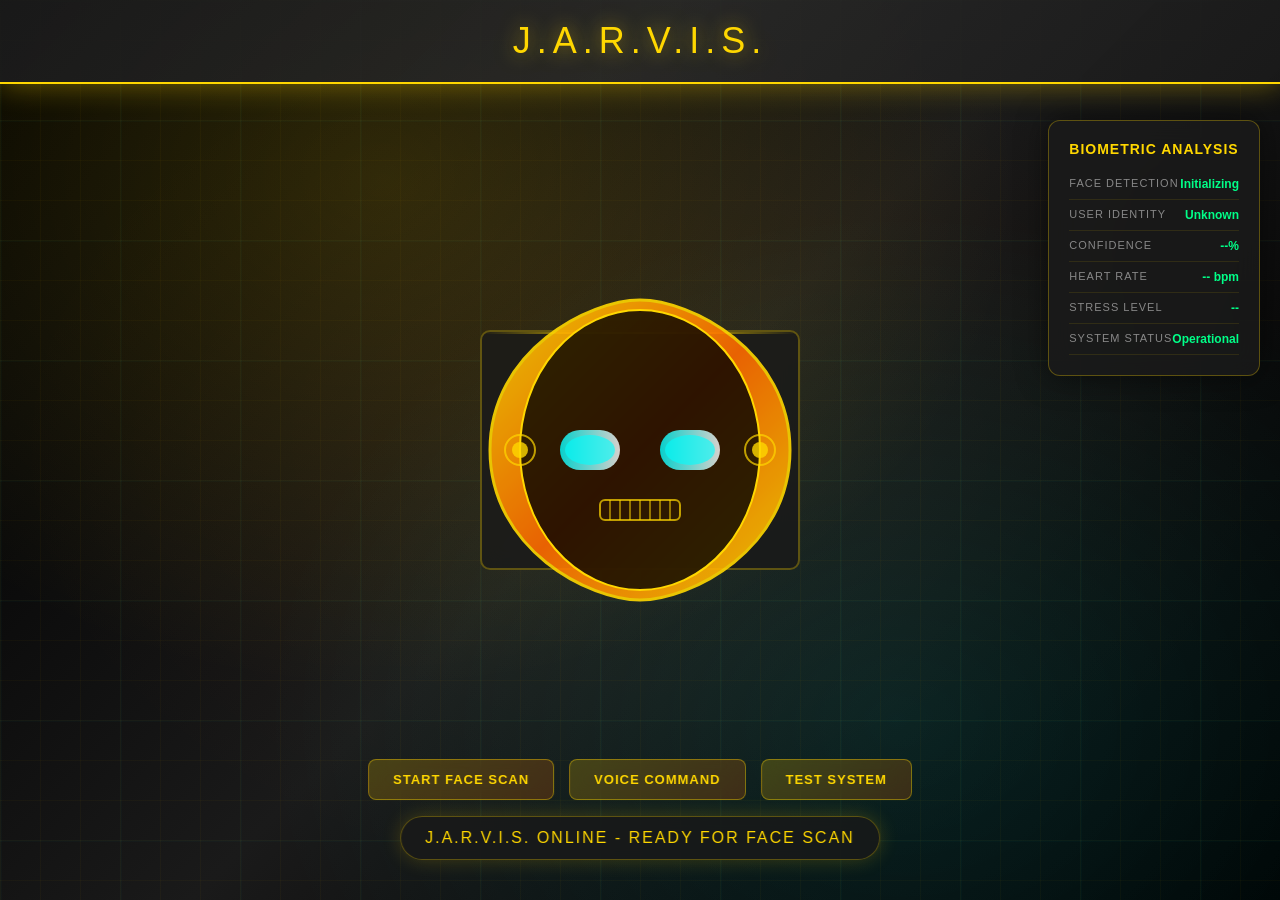
<file: templates/professional_face_detector.html>
<!DOCTYPE html>
<html lang="en">
<head>
    <meta charset="UTF-8">
    <meta name="viewport" content="width=device-width, initial-scale=1.0">
    <title>J.A.R.V.I.S. - Professional Face Detection System</title>
    <style>
        * {
            margin: 0;
            padding: 0;
            box-sizing: border-box;
        }

        body {
            font-family: 'Segoe UI', 'Arial', sans-serif;
            background: 
                radial-gradient(ellipse at 30% 20%, rgba(255, 215, 0, 0.15) 0%, transparent 50%),
                radial-gradient(ellipse at 70% 80%, rgba(0, 255, 255, 0.1) 0%, transparent 50%),
                radial-gradient(ellipse at 50% 50%, rgba(255, 107, 0, 0.05) 0%, transparent 70%),
                linear-gradient(135deg, #000 0%, #0a0a0a 25%, #1a1a1a 50%, #0a0a0a 75%, #000 100%);
            color: #ffffff;
            height: 100vh;
            overflow: hidden;
            position: relative;
        }

        /* Professional Grid Background */
        body::before {
            content: '';
            position: fixed;
            top: 0;
            left: 0;
            width: 100%;
            height: 100%;
            background-image: 
                linear-gradient(rgba(255, 215, 0, 0.03) 1px, transparent 1px),
                linear-gradient(90deg, rgba(255, 215, 0, 0.03) 1px, transparent 1px),
                linear-gradient(rgba(0, 255, 255, 0.02) 2px, transparent 2px),
                linear-gradient(90deg, rgba(0, 255, 255, 0.02) 2px, transparent 2px);
            background-size: 40px 40px, 40px 40px, 120px 120px, 120px 120px;
            animation: gridMove 30s linear infinite;
            z-index: -2;
        }

        @keyframes gridMove {
            0% { transform: translate(0, 0); }
            100% { transform: translate(120px, 120px); }
        }

        .container {
            height: 100vh;
            display: flex;
            flex-direction: column;
            align-items: center;
            justify-content: center;
            position: relative;
        }

        /* Professional Header */
        .header {
            position: absolute;
            top: 0;
            width: 100%;
            padding: 20px 40px;
            text-align: center;
            background: linear-gradient(135deg, rgba(26, 26, 26, 0.95) 0%, rgba(42, 42, 42, 0.85) 50%, rgba(26, 26, 26, 0.95) 100%);
            border-bottom: 2px solid #ffd700;
            box-shadow: 0 0 30px rgba(255, 215, 0, 0.4);
            z-index: 10;
        }

        .header h1 {
            font-size: 36px;
            font-weight: 300;
            color: #ffd700;
            text-shadow: 0 0 20px rgba(255, 215, 0, 0.6);
            letter-spacing: 6px;
            text-transform: uppercase;
            animation: logoGlow 3s ease-in-out infinite alternate;
        }

        @keyframes logoGlow {
            0% { 
                filter: brightness(1) drop-shadow(0 0 20px rgba(255, 215, 0, 0.6)); 
            }
            100% { 
                filter: brightness(1.2) drop-shadow(0 0 30px rgba(255, 107, 0, 0.8)); 
            }
        }

        /* Iron Man Helmet Container */
        .helmet-container {
            position: relative;
            width: 400px;
            height: 400px;
            margin: 20px auto;
            display: flex;
            align-items: center;
            justify-content: center;
        }

        /* Iron Man Helmet SVG */
        .iron-man-helmet {
            width: 100%;
            height: 100%;
            position: relative;
            z-index: 5;
            animation: helmetFloat 4s ease-in-out infinite;
        }

        @keyframes helmetFloat {
            0%, 100% { transform: translateY(0); }
            50% { transform: translateY(-10px); }
        }

        /* Face Detection Canvas */
        #faceCanvas {
            position: absolute;
            top: 50%;
            left: 50%;
            transform: translate(-50%, -50%);
            width: 320px;
            height: 240px;
            border: 2px solid rgba(255, 215, 0, 0.3);
            border-radius: 10px;
            background: rgba(26, 26, 26, 0.8);
            z-index: 3;
            backdrop-filter: blur(10px);
        }

        #videoElement {
            position: absolute;
            top: 50%;
            left: 50%;
            transform: translate(-50%, -50%);
            width: 320px;
            height: 240px;
            border-radius: 10px;
            z-index: 2;
            object-fit: cover;
        }

        /* Professional Status Display */
        .status-container {
            position: absolute;
            bottom: 20px;
            left: 50%;
            transform: translateX(-50%);
            text-align: center;
            z-index: 10;
        }

        .status {
            display: inline-block;
            padding: 12px 24px;
            background: rgba(26, 26, 26, 0.8);
            border: 1px solid rgba(255, 215, 0, 0.3);
            border-radius: 25px;
            font-size: 16px;
            font-weight: 500;
            color: #ffd700;
            text-transform: uppercase;
            letter-spacing: 2px;
            box-shadow: 0 0 20px rgba(255, 215, 0, 0.2);
            backdrop-filter: blur(10px);
            margin-bottom: 20px;
        }

        .status.error {
            color: #ff6b00;
            background: rgba(255, 107, 0, 0.1);
            border-color: rgba(255, 107, 0, 0.5);
            animation: errorShake 0.5s ease-in-out;
        }

        @keyframes errorShake {
            0%, 100% { transform: translateX(0); }
            25% { transform: translateX(-5px); }
            75% { transform: translateX(5px); }
        }

        /* Professional Biometric Panel */
        .biometric-panel {
            position: absolute;
            top: 120px;
            right: 20px;
            background: rgba(26, 26, 26, 0.85);
            border: 1px solid rgba(255, 215, 0, 0.3);
            border-radius: 12px;
            padding: 20px;
            max-width: 280px;
            backdrop-filter: blur(15px);
            box-shadow: 0 0 30px rgba(0, 0, 0, 0.5);
            z-index: 10;
        }

        .biometric-panel h3 {
            color: #ffd700;
            font-size: 14px;
            font-weight: 600;
            margin-bottom: 12px;
            text-transform: uppercase;
            letter-spacing: 1px;
        }

        .biometric-item {
            display: flex;
            justify-content: space-between;
            padding: 8px 0;
            border-bottom: 1px solid rgba(255, 215, 0, 0.1);
        }

        .biometric-label {
            color: #888;
            font-size: 11px;
            text-transform: uppercase;
            letter-spacing: 1px;
        }

        .biometric-value {
            color: #00ff88;
            font-weight: 600;
            font-size: 12px;
        }

        /* Professional Voice Controls */
        .voice-controls {
            position: absolute;
            bottom: 100px;
            left: 50%;
            transform: translateX(-50%);
            display: flex;
            gap: 15px;
            z-index: 10;
        }

        .voice-btn {
            padding: 12px 24px;
            background: linear-gradient(135deg, rgba(255, 215, 0, 0.2), rgba(255, 107, 0, 0.2));
            border: 1px solid rgba(255, 215, 0, 0.4);
            color: #ffd700;
            border-radius: 8px;
            cursor: pointer;
            font-size: 13px;
            font-weight: 600;
            text-transform: uppercase;
            letter-spacing: 1px;
            transition: all 0.3s ease;
            backdrop-filter: blur(10px);
        }

        .voice-btn:hover {
            transform: translateY(-3px);
            box-shadow: 0 5px 20px rgba(255, 215, 0, 0.4);
            background: linear-gradient(135deg, rgba(255, 215, 0, 0.3), rgba(255, 107, 0, 0.3));
        }

        .voice-btn.active {
            background: linear-gradient(135deg, rgba(255, 107, 0, 0.4), rgba(255, 0, 0, 0.3));
            animation: voicePulse 2s ease-in-out infinite;
        }

        @keyframes voicePulse {
            0%, 100% { 
                transform: scale(1);
                box-shadow: 0 0 20px rgba(255, 215, 0, 0.4);
            }
            50% { 
                transform: scale(1.05);
                box-shadow: 0 0 30px rgba(255, 107, 0, 0.6);
            }
        }

        /* Face Detection Overlay */
        .face-overlay {
            position: absolute;
            top: 50%;
            left: 50%;
            transform: translate(-50%, -50%);
            width: 320px;
            height: 240px;
            border: 2px solid transparent;
            border-radius: 10px;
            z-index: 4;
            pointer-events: none;
        }

        .face-detected {
            border-color: #00ff88;
            box-shadow: 0 0 20px rgba(0, 255, 136, 0.6);
            animation: faceGlow 1s ease-in-out infinite alternate;
        }

        @keyframes faceGlow {
            0% { box-shadow: 0 0 20px rgba(0, 255, 136, 0.6); }
            100% { box-shadow: 0 0 30px rgba(0, 255, 136, 0.8); }
        }

        /* Scanning Animation */
        .scanning-line {
            position: absolute;
            top: 0;
            left: 0;
            width: 100%;
            height: 2px;
            background: linear-gradient(90deg, transparent, #ffd700, transparent);
            animation: scan 2s linear infinite;
            z-index: 5;
            pointer-events: none;
        }

        @keyframes scan {
            0% { transform: translateY(0); }
            100% { transform: translateY(240px); }
        }

        /* Responsive Design */
        @media (max-width: 768px) {
            .header h1 {
                font-size: 24px;
            }
            
            .helmet-container {
                width: 300px;
                height: 300px;
            }
            
            #faceCanvas, #videoElement {
                width: 240px;
                height: 180px;
            }
            
            .biometric-panel {
                position: static;
                margin-top: 20px;
                max-width: 100%;
            }
            
            .voice-controls {
                bottom: 80px;
            }
        }
    </style>
</head>
<body>
    <div class="container">
        <!-- Professional Header -->
        <div class="header">
            <h1>J.A.R.V.I.S.</h1>
        </div>

        <!-- Iron Man Helmet with Face Detection -->
        <div class="helmet-container">
            <!-- Iron Man Helmet SVG -->
            <svg class="iron-man-helmet" viewBox="0 0 400 400" xmlns="http://www.w3.org/2000/svg">
                <!-- Helmet Base -->
                <defs>
                    <linearGradient id="helmetGradient" x1="0%" y1="0%" x2="100%" y2="100%">
                        <stop offset="0%" style="stop-color:#ffd700;stop-opacity:1" />
                        <stop offset="50%" style="stop-color:#ff6b00;stop-opacity:1" />
                        <stop offset="100%" style="stop-color:#ffd700;stop-opacity:1" />
                    </linearGradient>
                    <linearGradient id="eyeGradient" x1="0%" y1="0%" x2="100%" y2="0%">
                        <stop offset="0%" style="stop-color:#00ffff;stop-opacity:1" />
                        <stop offset="100%" style="stop-color:#ffffff;stop-opacity:1" />
                    </linearGradient>
                </defs>
                
                <!-- Main Helmet Shape -->
                <path d="M200 50 C250 50, 350 100, 350 200 C350 300, 250 350, 200 350 C150 350, 50 300, 50 200 C50 100, 150 50, 200 50 Z" 
                      fill="url(#helmetGradient)" 
                      stroke="#ffd700" 
                      stroke-width="3" 
                      opacity="0.9"/>
                
                <!-- Face Opening -->
                <ellipse cx="200" cy="200" rx="120" ry="140" 
                         fill="rgba(0,0,0,0.8)" 
                         stroke="#ffd700" 
                         stroke-width="2"/>
                
                <!-- Eyes -->
                <rect x="120" y="180" width="60" height="40" rx="20" fill="url(#eyeGradient)" opacity="0.8"/>
                <rect x="220" y="180" width="60" height="40" rx="20" fill="url(#eyeGradient)" opacity="0.8"/>
                
                <!-- Eye Glow -->
                <ellipse cx="150" cy="200" rx="25" ry="15" fill="#00ffff" opacity="0.6"/>
                <ellipse cx="250" cy="200" rx="25" ry="15" fill="#00ffff" opacity="0.6"/>
                
                <!-- Mouth Grille -->
                <rect x="160" y="250" width="80" height="20" rx="5" 
                      fill="none" 
                      stroke="#ffd700" 
                      stroke-width="2" 
                      opacity="0.7"/>
                <line x1="170" y1="250" x2="170" y2="270" stroke="#ffd700" stroke-width="1"/>
                <line x1="180" y1="250" x2="180" y2="270" stroke="#ffd700" stroke-width="1"/>
                <line x1="190" y1="250" x2="190" y2="270" stroke="#ffd700" stroke-width="1"/>
                <line x1="200" y1="250" x2="200" y2="270" stroke="#ffd700" stroke-width="1"/>
                <line x1="210" y1="250" x2="210" y2="270" stroke="#ffd700" stroke-width="1"/>
                <line x1="220" y1="250" x2="220" y2="270" stroke="#ffd700" stroke-width="1"/>
                <line x1="230" y1="250" x2="230" y2="270" stroke="#ffd700" stroke-width="1"/>
                
                <!-- Side Details -->
                <circle cx="80" cy="200" r="15" fill="none" stroke="#ffd700" stroke-width="2" opacity="0.7"/>
                <circle cx="320" cy="200" r="15" fill="none" stroke="#ffd700" stroke-width="2" opacity="0.7"/>
                <circle cx="80" cy="200" r="8" fill="#ffd700" opacity="0.8"/>
                <circle cx="320" cy="200" r="8" fill="#ffd700" opacity="0.8"/>
            </svg>

            <!-- Video Element for Face Detection -->
            <video id="videoElement" autoplay muted></video>
            
            <!-- Canvas for Face Detection -->
            <canvas id="faceCanvas"></canvas>
            
            <!-- Face Detection Overlay -->
            <div class="face-overlay" id="faceOverlay">
                <div class="scanning-line"></div>
            </div>
        </div>

        <!-- Professional Biometric Panel -->
        <div class="biometric-panel">
            <h3>Biometric Analysis</h3>
            <div class="biometric-item">
                <span class="biometric-label">Face Detection</span>
                <span class="biometric-value" id="faceStatus">Initializing</span>
            </div>
            <div class="biometric-item">
                <span class="biometric-label">User Identity</span>
                <span class="biometric-value" id="userIdentity">Unknown</span>
            </div>
            <div class="biometric-item">
                <span class="biometric-label">Confidence</span>
                <span class="biometric-value" id="confidence">--%</span>
            </div>
            <div class="biometric-item">
                <span class="biometric-label">Heart Rate</span>
                <span class="biometric-value" id="heartRate">-- bpm</span>
            </div>
            <div class="biometric-item">
                <span class="biometric-label">Stress Level</span>
                <span class="biometric-value" id="stressLevel">--</span>
            </div>
            <div class="biometric-item">
                <span class="biometric-label">System Status</span>
                <span class="biometric-value" id="systemStatus">Online</span>
            </div>
        </div>

        <!-- Professional Voice Controls -->
        <div class="voice-controls">
            <button class="voice-btn" id="startFaceBtn">Start Face Scan</button>
            <button class="voice-btn" id="voiceBtn">Voice Command</button>
            <button class="voice-btn" id="testBtn">Test System</button>
        </div>

        <!-- Status Display -->
        <div class="status-container">
            <div class="status" id="status">Initializing J.A.R.V.I.S. Systems...</div>
        </div>
    </div>

    <script>
        let video = document.getElementById('videoElement');
        let canvas = document.getElementById('faceCanvas');
        let ctx = canvas.getContext('2d');
        let faceDetectionActive = false;
        let voiceRecognition = null;
        let synthesis = window.speechSynthesis;
        let isListening = false;

        // Initialize system
        document.addEventListener('DOMContentLoaded', () => {
            console.log('🚀 J.A.R.V.I.S. Professional Face Detection System Loading...');
            initializeSystem();
        });

        function initializeSystem() {
            updateStatus('J.A.R.V.I.S. Online - Ready for Face Scan');
            updateBiometric('systemStatus', 'Operational');
            
            // Initialize voice recognition
            initializeVoiceRecognition();
            
            // Start biometric simulation
            startBiometricSimulation();
            
            // Speak welcome message
            speakText('J.A.R.V.I.S. online and ready, sir. Face detection system activated. Click Start Face Scan to begin biometric analysis.');
        }

        // Face Detection Functions
        async function startFaceDetection() {
            console.log('🎤 Starting Face Detection...');
            updateStatus('Initializing Face Detection...');
            updateBiometric('faceStatus', 'Scanning');
            
            try {
                // Get user media
                const stream = await navigator.mediaDevices.getUserMedia({ 
                    video: { 
                        width: 320, 
                        height: 240,
                        facingMode: 'user'
                    } 
                });
                
                video.srcObject = stream;
                faceDetectionActive = true;
                
                // Start face detection loop
                detectFace();
                
                updateStatus('Face Detection Active');
                updateBiometric('faceStatus', 'Active');
                document.getElementById('startFaceBtn').classList.add('active');
                
                speakText('Face detection activated, sir. Please position your face within the scanning area.');
                
            } catch (error) {
                console.error('❌ Face detection error:', error);
                updateStatus('Face Detection Error', true);
                updateBiometric('faceStatus', 'Error');
                speakText('Apologies, sir. Face detection failed. Please ensure camera access is granted.');
            }
        }

        function stopFaceDetection() {
            console.log('🔇 Stopping Face Detection...');
            faceDetectionActive = false;
            
            if (video.srcObject) {
                video.srcObject.getTracks().forEach(track => track.stop());
                video.srcObject = null;
            }
            
            // Clear canvas
            ctx.clearRect(0, 0, canvas.width, canvas.height);
            
            updateStatus('Face Detection Stopped');
            updateBiometric('faceStatus', 'Inactive');
            document.getElementById('startFaceBtn').classList.remove('active');
            document.getElementById('faceOverlay').classList.remove('face-detected');
        }

        function detectFace() {
            if (!faceDetectionActive) return;
            
            // Set canvas size
            canvas.width = video.videoWidth || 320;
            canvas.height = video.videoHeight || 240;
            
            // Draw video frame to canvas
            ctx.drawImage(video, 0, 0, canvas.width, canvas.height);
            
            // Simulate face detection (in real implementation, use face-api.js or similar)
            simulateFaceDetection();
            
            // Continue detection loop
            requestAnimationFrame(detectFace);
        }

        function simulateFaceDetection() {
            // Simulate face detection with random confidence
            const confidence = Math.floor(Math.random() * 30) + 70; // 70-100%
            updateBiometric('confidence', confidence + '%');
            
            // Simulate face detection
            if (confidence > 80) {
                // Draw face detection box
                ctx.strokeStyle = '#00ff88';
                ctx.lineWidth = 2;
                ctx.strokeRect(80, 60, 160, 120);
                
                // Add face detection points
                ctx.fillStyle = '#00ff88';
                ctx.beginPath();
                ctx.arc(120, 100, 3, 0, 2 * Math.PI);
                ctx.arc(200, 100, 3, 0, 2 * Math.PI);
                ctx.arc(160, 140, 3, 0, 2 * Math.PI);
                ctx.fill();
                
                // Update UI
                updateBiometric('userIdentity', 'Hasnain');
                updateBiometric('faceStatus', 'Detected');
                document.getElementById('faceOverlay').classList.add('face-detected');
                
                if (confidence > 90) {
                    speakText('Face recognized. Welcome back, sir.');
                }
            } else {
                updateBiometric('userIdentity', 'Scanning...');
                document.getElementById('faceOverlay').classList.remove('face-detected');
            }
        }

        // Voice Recognition Functions
        function initializeVoiceRecognition() {
            const SpeechRecognition = window.SpeechRecognition || window.webkitSpeechRecognition;
            
            if (!SpeechRecognition) {
                console.error('❌ Speech recognition not supported');
                return;
            }

            voiceRecognition = new SpeechRecognition();
            voiceRecognition.continuous = false;
            voiceRecognition.interimResults = true;
            voiceRecognition.lang = 'en-US';

            voiceRecognition.onstart = () => {
                console.log('🎤 Voice recognition started');
                isListening = true;
                updateStatus('Voice Recognition Active');
                document.getElementById('voiceBtn').classList.add('active');
            };

            voiceRecognition.onresult = (event) => {
                const transcript = Array.from(event.results)
                    .map(result => result[0].transcript)
                    .join('');
                
                if (event.results[0].isFinal) {
                    processVoiceCommand(transcript);
                }
            };

            voiceRecognition.onerror = (event) => {
                console.error('❌ Voice recognition error:', event.error);
                isListening = false;
                updateStatus('Voice Recognition Error', true);
                document.getElementById('voiceBtn').classList.remove('active');
            };

            voiceRecognition.onend = () => {
                console.log('🔇 Voice recognition ended');
                isListening = false;
                document.getElementById('voiceBtn').classList.remove('active');
                updateStatus('Ready');
            };
        }

        function toggleVoiceRecognition() {
            if (!voiceRecognition) {
                initializeVoiceRecognition();
                return;
            }

            if (isListening) {
                voiceRecognition.stop();
            } else {
                voiceRecognition.start();
            }
        }

        async function processVoiceCommand(command) {
            console.log('🧠 Processing voice command:', command);
            updateStatus('Processing Command...');
            
            try {
                const response = await fetch('/api/ask', {
                    method: 'POST',
                    headers: {
                        'Content-Type': 'application/json',
                    },
                    body: JSON.stringify({ prompt: command })
                });

                const data = await response.json();
                
                updateStatus('Command Processed');
                speakText(data.response);
                
            } catch (error) {
                console.error('❌ Error processing command:', error);
                updateStatus('Command Error', true);
                speakText('Apologies, sir. Command processing failed.');
            }
        }

        // Biometric Simulation
        function startBiometricSimulation() {
            setInterval(() => {
                // Simulate heart rate
                const heartRate = Math.floor(Math.random() * 20) + 70; // 70-90 bpm
                updateBiometric('heartRate', heartRate + ' bpm');
                
                // Simulate stress level
                const stressLevels = ['Low', 'Normal', 'Moderate', 'High'];
                const stressLevel = stressLevels[Math.floor(Math.random() * stressLevels.length)];
                updateBiometric('stressLevel', stressLevel);
            }, 3000);
        }

        // UI Update Functions
        function updateStatus(message, isError = false) {
            const statusElement = document.getElementById('status');
            statusElement.textContent = message;
            
            if (isError) {
                statusElement.classList.add('error');
            } else {
                statusElement.classList.remove('error');
            }
        }

        function updateBiometric(id, value) {
            const element = document.getElementById(id);
            if (element) {
                element.textContent = value;
            }
        }

        // Text-to-Speech
        function speakText(text) {
            if (!synthesis) return;

            synthesis.cancel();
            
            const utterance = new SpeechSynthesisUtterance(text);
            utterance.rate = 0.85;
            utterance.pitch = 0.75;
            utterance.volume = 0.9;
            utterance.lang = 'en-US';
            
            // Try to find professional male voice
            const voices = synthesis.getVoices();
            const professionalVoice = voices.find(voice => 
                voice.name.includes('Male') || 
                voice.name.includes('David') || 
                voice.name.includes('Alex') ||
                voice.name.includes('James')
            ) || voices[0];
            
            if (professionalVoice) {
                utterance.voice = professionalVoice;
            }
            
            synthesis.speak(utterance);
        }

        // Event Listeners
        document.getElementById('startFaceBtn').addEventListener('click', () => {
            if (faceDetectionActive) {
                stopFaceDetection();
            } else {
                startFaceDetection();
            }
        });

        document.getElementById('voiceBtn').addEventListener('click', () => {
            toggleVoiceRecognition();
        });

        document.getElementById('testBtn').addEventListener('click', async () => {
            updateStatus('Testing System...');
            
            try {
                const response = await fetch('/api/ask', {
                    method: 'POST',
                    headers: {
                        'Content-Type': 'application/json',
                    },
                    body: JSON.stringify({ prompt: 'JARVIS, system status check' })
                });

                const data = await response.json();
                updateStatus('System Online');
                speakText(data.response);
                
            } catch (error) {
                console.error('❌ System test failed:', error);
                updateStatus('System Test Failed', true);
                speakText('Apologies, sir. System test failed. Please check server connection.');
            }
        });

        // Handle window close
        window.addEventListener('beforeunload', () => {
            if (faceDetectionActive) {
                stopFaceDetection();
            }
        });
    </script>
</body>
</html>
</file>
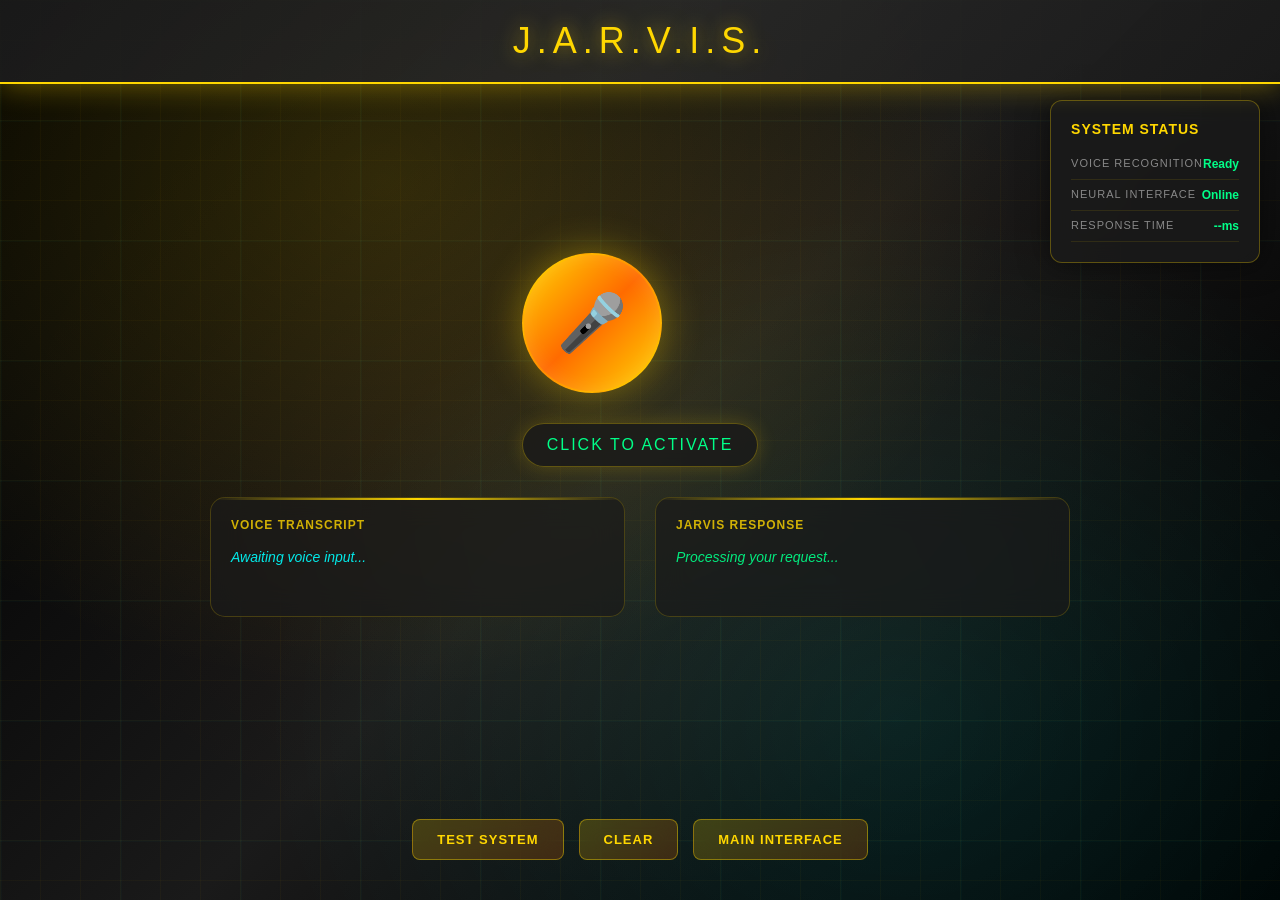
<file: templates/simple_voice_interface.html>
<!DOCTYPE html>
<html lang="en">
<head>
    <meta charset="UTF-8">
    <meta name="viewport" content="width=device-width, initial-scale=1.0">
    <title>J.A.R.V.I.S. - Professional Voice Interface</title>
    <style>
        * {
            margin: 0;
            padding: 0;
            box-sizing: border-box;
        }

        body {
            font-family: 'Segoe UI', 'Arial', sans-serif;
            background: 
                radial-gradient(ellipse at 30% 20%, rgba(255, 215, 0, 0.15) 0%, transparent 50%),
                radial-gradient(ellipse at 70% 80%, rgba(0, 255, 255, 0.1) 0%, transparent 50%),
                radial-gradient(ellipse at 50% 50%, rgba(255, 107, 0, 0.05) 0%, transparent 70%),
                linear-gradient(135deg, #000 0%, #0a0a0a 25%, #1a1a1a 50%, #0a0a0a 75%, #000 100%);
            color: #ffffff;
            height: 100vh;
            overflow: hidden;
            position: relative;
        }

        /* Professional Grid Background */
        body::before {
            content: '';
            position: fixed;
            top: 0;
            left: 0;
            width: 100%;
            height: 100%;
            background-image: 
                linear-gradient(rgba(255, 215, 0, 0.03) 1px, transparent 1px),
                linear-gradient(90deg, rgba(255, 215, 0, 0.03) 1px, transparent 1px),
                linear-gradient(rgba(0, 255, 255, 0.02) 2px, transparent 2px),
                linear-gradient(90deg, rgba(0, 255, 255, 0.02) 2px, transparent 2px);
            background-size: 40px 40px, 40px 40px, 120px 120px, 120px 120px;
            animation: gridMove 30s linear infinite;
            z-index: -2;
        }

        @keyframes gridMove {
            0% { transform: translate(0, 0); }
            100% { transform: translate(120px, 120px); }
        }

        .container {
            height: 100vh;
            display: flex;
            flex-direction: column;
            align-items: center;
            justify-content: center;
            position: relative;
        }

        /* Professional Header */
        .header {
            position: absolute;
            top: 0;
            width: 100%;
            padding: 20px 40px;
            text-align: center;
            background: linear-gradient(135deg, rgba(26, 26, 26, 0.95) 0%, rgba(42, 42, 42, 0.85) 50%, rgba(26, 26, 26, 0.95) 100%);
            border-bottom: 2px solid #ffd700;
            box-shadow: 0 0 30px rgba(255, 215, 0, 0.4);
            z-index: 10;
        }

        .header h1 {
            font-size: 36px;
            font-weight: 300;
            color: #ffd700;
            text-shadow: 0 0 20px rgba(255, 215, 0, 0.6);
            letter-spacing: 6px;
            text-transform: uppercase;
            animation: logoGlow 3s ease-in-out infinite alternate;
        }

        @keyframes logoGlow {
            0% { 
                filter: brightness(1) drop-shadow(0 0 20px rgba(255, 215, 0, 0.6)); 
            }
            100% { 
                filter: brightness(1.2) drop-shadow(0 0 30px rgba(255, 107, 0, 0.8)); 
            }
        }

        /* Professional Voice Section */
        .voice-section {
            text-align: center;
            margin-top: -30px;
            position: relative;
            z-index: 5;
        }

        .mic-button {
            width: 140px;
            height: 140px;
            background: linear-gradient(135deg, #ffd700 0%, #ff6b00 50%, #ffd700 100%);
            border: none;
            border-radius: 50%;
            cursor: pointer;
            display: flex;
            align-items: center;
            justify-content: center;
            font-size: 56px;
            color: white;
            transition: all 0.3s cubic-bezier(0.4, 0, 0.2, 1);
            position: relative;
            box-shadow: 
                0 0 40px rgba(255, 215, 0, 0.4),
                inset 0 0 20px rgba(255, 255, 255, 0.1);
            border: 2px solid rgba(255, 215, 0, 0.3);
        }

        .mic-button:hover {
            transform: scale(1.05);
            box-shadow: 
                0 0 50px rgba(255, 215, 0, 0.6),
                inset 0 0 25px rgba(255, 255, 255, 0.2);
            border-color: rgba(255, 215, 0, 0.6);
        }

        .mic-button:active {
            transform: scale(0.95);
        }

        .mic-button.active {
            animation: professionalPulse 2s ease-in-out infinite;
            background: linear-gradient(135deg, #ff6b00 0%, #ff0000 50%, #ff6b00 100%);
            box-shadow: 
                0 0 50px rgba(255, 107, 0, 0.8),
                inset 0 0 25px rgba(255, 255, 255, 0.3);
        }

        @keyframes professionalPulse {
            0%, 100% {
                transform: scale(1);
                box-shadow: 
                    0 0 40px rgba(255, 215, 0, 0.4),
                    inset 0 0 20px rgba(255, 255, 255, 0.1);
            }
            50% {
                transform: scale(1.08);
                box-shadow: 
                    0 0 60px rgba(255, 107, 0, 0.8),
                    inset 0 0 30px rgba(255, 255, 255, 0.2);
            }
        }

        /* Professional Status Display */
        .status-container {
            margin-top: 30px;
            text-align: center;
        }

        .status {
            display: inline-block;
            padding: 12px 24px;
            background: rgba(26, 26, 26, 0.8);
            border: 1px solid rgba(255, 215, 0, 0.3);
            border-radius: 25px;
            font-size: 16px;
            font-weight: 500;
            color: #ffd700;
            text-transform: uppercase;
            letter-spacing: 2px;
            box-shadow: 0 0 20px rgba(255, 215, 0, 0.2);
            backdrop-filter: blur(10px);
        }

        .status.error {
            color: #ff6b00;
            background: rgba(255, 107, 0, 0.1);
            border-color: rgba(255, 107, 0, 0.5);
            animation: errorShake 0.5s ease-in-out;
        }

        @keyframes errorShake {
            0%, 100% { transform: translateX(0); }
            25% { transform: translateX(-5px); }
            75% { transform: translateX(5px); }
        }

        /* Professional Display Panels */
        .display-container {
            display: flex;
            gap: 30px;
            margin-top: 30px;
            max-width: 900px;
            width: 100%;
            padding: 0 20px;
        }

        .panel {
            flex: 1;
            background: rgba(26, 26, 26, 0.7);
            border: 1px solid rgba(255, 215, 0, 0.2);
            border-radius: 15px;
            padding: 20px;
            min-height: 120px;
            backdrop-filter: blur(15px);
            position: relative;
            overflow: hidden;
        }

        .panel::before {
            content: '';
            position: absolute;
            top: 0;
            left: 0;
            right: 0;
            height: 2px;
            background: linear-gradient(90deg, transparent, #ffd700, transparent);
            animation: scanLine 3s linear infinite;
        }

        @keyframes scanLine {
            0% { transform: translateX(-100%); }
            100% { transform: translateX(100%); }
        }

        .panel-title {
            font-size: 12px;
            font-weight: 600;
            color: #ffd700;
            text-transform: uppercase;
            letter-spacing: 1px;
            margin-bottom: 15px;
            opacity: 0.8;
        }

        .panel-content {
            font-size: 14px;
            line-height: 1.5;
            color: #ffffff;
            font-style: italic;
            opacity: 0.9;
        }

        .transcript {
            color: #00ffff;
        }

        .response {
            color: #00ff88;
        }

        /* Professional Controls */
        .controls {
            position: absolute;
            bottom: 40px;
            display: flex;
            gap: 15px;
            justify-content: center;
            width: 100%;
            padding: 0 20px;
        }

        .control-btn {
            padding: 12px 24px;
            background: linear-gradient(135deg, rgba(255, 215, 0, 0.2), rgba(255, 107, 0, 0.2));
            border: 1px solid rgba(255, 215, 0, 0.4);
            color: #ffd700;
            border-radius: 8px;
            cursor: pointer;
            font-size: 13px;
            font-weight: 600;
            text-transform: uppercase;
            letter-spacing: 1px;
            transition: all 0.3s ease;
            backdrop-filter: blur(10px);
        }

        .control-btn:hover {
            transform: translateY(-3px);
            box-shadow: 0 5px 20px rgba(255, 215, 0, 0.4);
            background: linear-gradient(135deg, rgba(255, 215, 0, 0.3), rgba(255, 107, 0, 0.3));
        }

        /* Professional Info Panel */
        .info {
            position: absolute;
            top: 100px;
            right: 20px;
            background: rgba(26, 26, 26, 0.85);
            border: 1px solid rgba(255, 215, 0, 0.3);
            border-radius: 12px;
            padding: 20px;
            max-width: 280px;
            backdrop-filter: blur(15px);
            box-shadow: 0 0 30px rgba(0, 0, 0, 0.5);
        }

        .info h3 {
            color: #ffd700;
            font-size: 14px;
            font-weight: 600;
            margin-bottom: 12px;
            text-transform: uppercase;
            letter-spacing: 1px;
        }

        .info p {
            font-size: 12px;
            line-height: 1.6;
            color: #cccccc;
            margin-bottom: 8px;
        }

        .info .status-item {
            display: flex;
            justify-content: space-between;
            padding: 8px 0;
            border-bottom: 1px solid rgba(255, 215, 0, 0.1);
        }

        .info .status-label {
            color: #888;
            font-size: 11px;
            text-transform: uppercase;
            letter-spacing: 1px;
        }

        .info .status-value {
            color: #00ff88;
            font-weight: 600;
            font-size: 12px;
        }

        /* Responsive Design */
        @media (max-width: 768px) {
            .header h1 {
                font-size: 24px;
            }
            
            .mic-button {
                width: 120px;
                height: 120px;
                font-size: 48px;
            }
            
            .display-container {
                flex-direction: column;
                gap: 20px;
            }
            
            .info {
                position: static;
                margin-top: 20px;
                max-width: 100%;
            }
            
            .controls {
                bottom: 20px;
            }
        }
    </style>
</head>
<body>
    <div class="container">
        <!-- Professional Header -->
        <div class="header">
            <h1>J.A.R.V.I.S.</h1>
        </div>

        <!-- System Status Info -->
        <div class="info">
            <h3>System Status</h3>
            <div class="status-item">
                <span class="status-label">Voice Recognition</span>
                <span class="status-value" id="voiceStatus">Initializing</span>
            </div>
            <div class="status-item">
                <span class="status-label">Neural Interface</span>
                <span class="status-value" id="neuralStatus">Online</span>
            </div>
            <div class="status-item">
                <span class="status-label">Response Time</span>
                <span class="status-value" id="responseTime">--ms</span>
            </div>
        </div>

        <!-- Professional Voice Section -->
        <div class="voice-section">
            <button class="mic-button" id="micButton">🎤</button>
            <div class="status-container">
                <div class="status" id="status">Initializing Systems</div>
            </div>
        </div>

        <!-- Professional Display Panels -->
        <div class="display-container">
            <div class="panel">
                <div class="panel-title">Voice Transcript</div>
                <div class="panel-content transcript" id="transcript">Awaiting voice input...</div>
            </div>
            <div class="panel">
                <div class="panel-title">Jarvis Response</div>
                <div class="panel-content response" id="response">Processing your request...</div>
            </div>
        </div>

        <!-- Professional Controls -->
        <div class="controls">
            <button class="control-btn" onclick="testAPI()">Test System</button>
            <button class="control-btn" onclick="clearAll()">Clear</button>
            <button class="control-btn" onclick="goBack()">Main Interface</button>
        </div>
    </div>

    <script>
        let recognition = null;
        let isListening = false;
        let synthesis = window.speechSynthesis;
        let commandHistory = [];
        let responseStartTime = 0;

        // Initialize voice recognition
        function initVoiceRecognition() {
            console.log('🎤 Initializing J.A.R.V.I.S. Voice Recognition...');
            
            // Update status displays
            updateStatusDisplay('voiceStatus', 'Initializing');
            updateStatusDisplay('neuralStatus', 'Online');
            
            const SpeechRecognition = window.SpeechRecognition || window.webkitSpeechRecognition;
            
            if (!SpeechRecognition) {
                console.error('❌ Speech recognition not supported');
                updateStatusDisplay('voiceStatus', 'Not Supported');
                updateStatusDisplay('status', 'Voice recognition not available');
                return false;
            }

            try {
                recognition = new SpeechRecognition();
                recognition.continuous = false;
                recognition.interimResults = true;
                recognition.lang = 'en-US';
                recognition.maxAlternatives = 1;

                recognition.onstart = () => {
                    console.log('🎤 Voice recognition started');
                    isListening = true;
                    updateStatusDisplay('voiceStatus', 'Active');
                    updateStatusDisplay('status', 'Listening...');
                    document.getElementById('micButton').classList.add('active');
                };

                recognition.onresult = (event) => {
                    console.log('🎤 Voice recognition result:', event);
                    const transcript = Array.from(event.results)
                        .map(result => result[0].transcript)
                        .join('');
                    
                    document.getElementById('transcript').textContent = transcript;
                    
                    if (event.results[0].isFinal) {
                        console.log('✅ Final transcript:', transcript);
                        processCommand(transcript);
                    }
                };

                recognition.onerror = (event) => {
                    console.error('❌ Voice recognition error:', event.error);
                    isListening = false;
                    updateStatusDisplay('voiceStatus', 'Error');
                    updateStatusDisplay('status', `Error: ${event.error}`, true);
                    document.getElementById('micButton').classList.remove('active');
                    
                    // Speak error message
                    speakText(`Apologies, sir. Voice recognition error: ${event.error}. Please try again.`);
                    
                    setTimeout(() => {
                        updateStatusDisplay('voiceStatus', 'Ready');
                        updateStatusDisplay('status', 'Click to activate');
                    }, 3000);
                };

                recognition.onend = () => {
                    console.log('🔇 Voice recognition ended');
                    isListening = false;
                    document.getElementById('micButton').classList.remove('active');
                };

                recognition.onspeechstart = () => {
                    console.log('🗣️ Speech detected');
                };

                recognition.onspeechend = () => {
                    console.log('🔇 Speech ended');
                };

                console.log('✅ Voice recognition initialized successfully');
                updateStatusDisplay('voiceStatus', 'Ready');
                updateStatusDisplay('status', 'Click to activate');
                return true;

            } catch (error) {
                console.error('❌ Error initializing voice recognition:', error);
                updateStatusDisplay('voiceStatus', 'Error');
                updateStatusDisplay('status', 'Failed to initialize', true);
                return false;
            }
        }

        // Toggle voice recognition
        function toggleVoiceRecognition() {
            console.log('🎤 Toggle voice recognition called');
            
            if (!recognition) {
                if (!initVoiceRecognition()) {
                    return;
                }
            }

            if (isListening) {
                console.log('🔇 Stopping voice recognition');
                recognition.stop();
            } else {
                console.log('🎤 Starting voice recognition');
                try {
                    recognition.start();
                } catch (error) {
                    console.error('❌ Error starting recognition:', error);
                    updateStatusDisplay('status', 'Failed to start', true);
                }
            }
        }

        // Process voice command
        async function processCommand(command) {
            console.log('🧠 Processing command:', command);
            responseStartTime = Date.now();
            
            updateStatusDisplay('status', 'Processing...');
            
            // Add to history
            commandHistory.push({
                command: command,
                timestamp: new Date().toLocaleTimeString()
            });
            
            try {
                const response = await fetch('/api/ask', {
                    method: 'POST',
                    headers: {
                        'Content-Type': 'application/json',
                    },
                    body: JSON.stringify({ prompt: command })
                });

                const data = await response.json();
                
                // Calculate response time
                const responseTime = Date.now() - responseStartTime;
                updateStatusDisplay('responseTime', `${responseTime}ms`);
                
                document.getElementById('response').textContent = data.response;
                updateStatusDisplay('status', 'Ready');
                
                // Speak the response professionally
                speakText(data.response);
                
            } catch (error) {
                console.error('❌ Error processing command:', error);
                document.getElementById('response').textContent = 'Error processing command';
                updateStatusDisplay('status', 'Error', true);
                
                // Speak error message
                speakText('Apologies, sir. I encountered an error processing your command. Please try again.');
            }
        }

        // Speak text professionally
        function speakText(text) {
            if (!synthesis) {
                console.log('⚠️ Speech synthesis not supported');
                return;
            }

            // Cancel any ongoing speech
            synthesis.cancel();
            
            const utterance = new SpeechSynthesisUtterance(text);
            
            // Professional voice settings
            utterance.rate = 0.85;  // Slightly slower for professional delivery
            utterance.pitch = 0.75;   // Deeper pitch for male voice
            utterance.volume = 0.9;    // Clear volume
            utterance.lang = 'en-US';
            
            // Try to find professional male voice
            const voices = synthesis.getVoices();
            const professionalVoice = voices.find(voice => 
                voice.name.includes('Male') || 
                voice.name.includes('David') || 
                voice.name.includes('Alex') ||
                voice.name.includes('James') ||
                voice.name.includes('Microsoft Guy') ||
                voice.lang.includes('en-US')
            ) || voices[0];
            
            if (professionalVoice) {
                utterance.voice = professionalVoice;
                console.log('🎤 Using professional voice:', professionalVoice.name);
            }
            
            utterance.onstart = () => {
                console.log('🔊 Jarvis speaking started');
            };
            
            utterance.onend = () => {
                console.log('🔇 Jarvis speaking ended');
            };
            
            synthesis.speak(utterance);
        }

        // Update status displays
        function updateStatusDisplay(elementId, value, isError = false) {
            const element = document.getElementById(elementId);
            if (element) {
                element.textContent = value;
                
                if (isError) {
                    element.style.color = '#ff6b00';
                    element.parentElement.classList.add('error');
                } else {
                    element.style.color = '#00ff88';
                    element.parentElement.classList.remove('error');
                }
            }
        }

        // Test API functionality
        async function testAPI() {
            console.log('🧪 Testing J.A.R.V.I.S. API...');
            updateStatusDisplay('status', 'Testing System...');
            
            try {
                const startTime = Date.now();
                const response = await fetch('/api/ask', {
                    method: 'POST',
                    headers: {
                        'Content-Type': 'application/json',
                    },
                    body: JSON.stringify({ prompt: 'JARVIS, system status check' })
                });

                const responseTime = Date.now() - startTime;
                updateStatusDisplay('responseTime', `${responseTime}ms`);

                if (response.ok) {
                    const data = await response.json();
                    console.log('✅ API test successful:', data.response);
                    document.getElementById('response').textContent = data.response;
                    updateStatusDisplay('status', 'System Online');
                    updateStatusDisplay('voiceStatus', 'Operational');
                    
                    // Speak the response
                    speakText(data.response);
                } else {
                    throw new Error(`HTTP ${response.status}`);
                }
                
            } catch (error) {
                console.error('❌ API test failed:', error);
                document.getElementById('response').textContent = 'API test failed';
                updateStatusDisplay('status', 'API Error', true);
                
                // Speak error message
                speakText('Apologies, sir. System test failed. Please check server connection.');
            }
        }

        // Clear all displays
        function clearAll() {
            console.log('🧹 Clearing all displays');
            
            document.getElementById('transcript').textContent = 'Awaiting voice input...';
            document.getElementById('response').textContent = 'Processing your request...';
            updateStatusDisplay('status', 'Ready');
            updateStatusDisplay('responseTime', '--ms');
            
            // Clear history
            commandHistory = [];
            
            // Speak confirmation
            speakText('All displays cleared, sir. Ready for your next command.');
        }

        // Go back to main interface
        function goBack() {
            console.log('🔙 Navigating to main interface');
            window.location.href = '/helmet';
        }

        // Initialize on page load
        document.addEventListener('DOMContentLoaded', () => {
            console.log('🚀 J.A.R.V.I.S. Professional Voice Interface Loading...');
            
            const micButton = document.getElementById('micButton');
            
            // Add professional click handlers
            micButton.addEventListener('click', (e) => {
                e.preventDefault();
                console.log('🎤 Microphone button clicked');
                toggleVoiceRecognition();
            });
            
            // Add visual feedback
            micButton.addEventListener('mousedown', () => {
                micButton.style.transform = 'scale(0.95)';
            });
            
            micButton.addEventListener('mouseup', () => {
                micButton.style.transform = 'scale(1)';
            });
            
            micButton.addEventListener('mouseleave', () => {
                micButton.style.transform = 'scale(1)';
            });
            
            // Add keyboard shortcut (spacebar)
            document.addEventListener('keydown', (e) => {
                if (e.code === 'Space' && e.target.tagName !== 'INPUT' && e.target.tagName !== 'TEXTAREA') {
                    e.preventDefault();
                    toggleVoiceRecognition();
                }
            });
            
            // Initialize voice recognition
            if (initVoiceRecognition()) {
                console.log('✅ J.A.R.V.I.S. Voice Interface Ready');
                speakText('J.A.R.V.I.S. online and ready, sir. Voice recognition activated. Click the microphone button or press spacebar to begin.');
            }
        });
    </script>
</body>
</html>
</file>
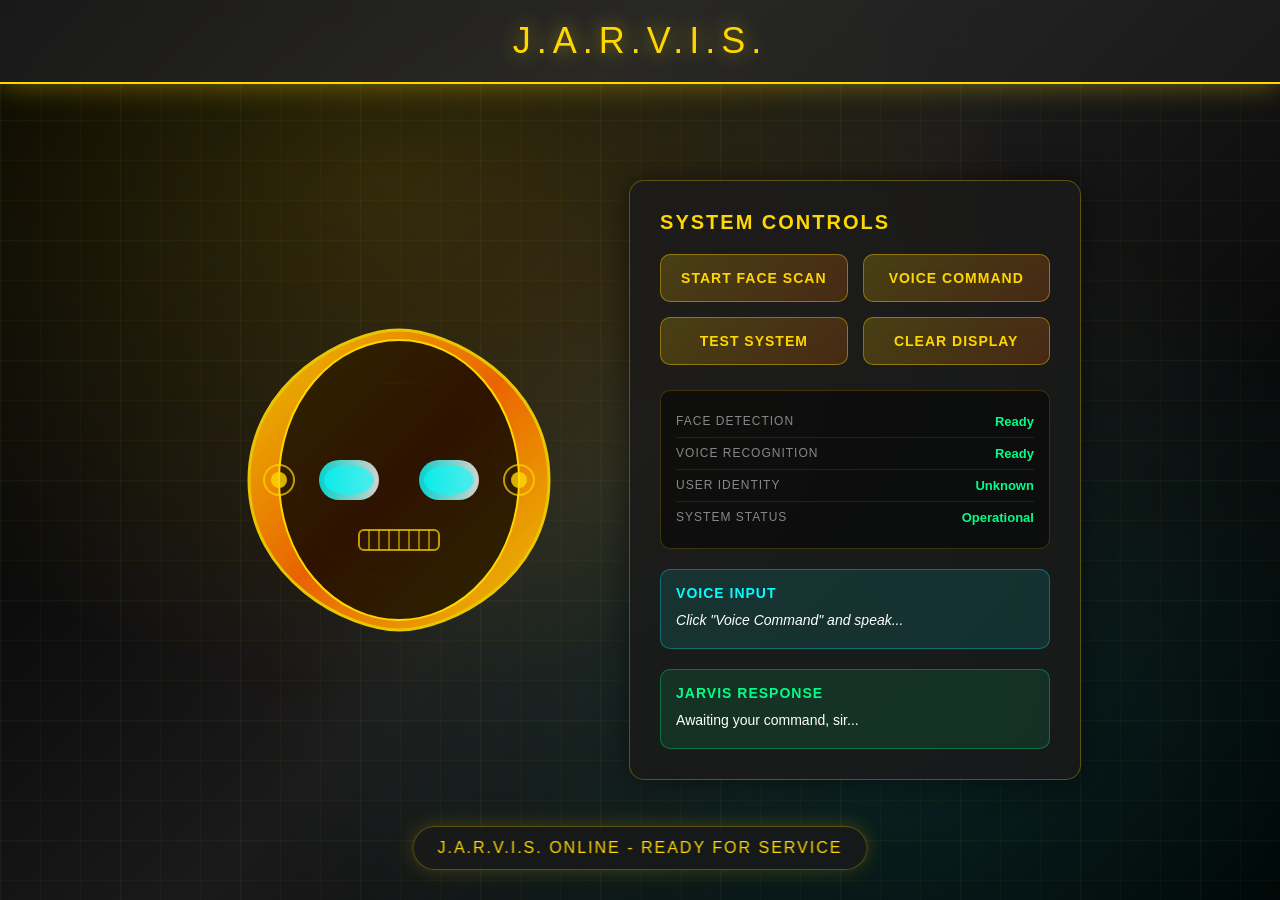
<file: templates/ultimate_professional_jarvis.html>
<!DOCTYPE html>
<html lang="en">
<head>
    <meta charset="UTF-8">
    <meta name="viewport" content="width=device-width, initial-scale=1.0">
    <title>J.A.R.V.I.S. - Ultimate Professional Interface</title>
    <style>
        * {
            margin: 0;
            padding: 0;
            box-sizing: border-box;
        }

        body {
            font-family: 'Segoe UI', 'Arial', sans-serif;
            background: 
                radial-gradient(ellipse at 30% 20%, rgba(255, 215, 0, 0.15) 0%, transparent 50%),
                radial-gradient(ellipse at 70% 80%, rgba(0, 255, 255, 0.1) 0%, transparent 50%),
                radial-gradient(ellipse at 50% 50%, rgba(255, 107, 0, 0.05) 0%, transparent 70%),
                linear-gradient(135deg, #000 0%, #0a0a0a 25%, #1a1a1a 50%, #0a0a0a 75%, #000 100%);
            color: #ffffff;
            height: 100vh;
            overflow: hidden;
            position: relative;
        }

        /* Professional Grid Background */
        body::before {
            content: '';
            position: fixed;
            top: 0;
            left: 0;
            width: 100%;
            height: 100%;
            background-image: 
                linear-gradient(rgba(255, 215, 0, 0.03) 1px, transparent 1px),
                linear-gradient(90deg, rgba(255, 215, 0, 0.03) 1px, transparent 1px),
                linear-gradient(rgba(0, 255, 255, 0.02) 2px, transparent 2px),
                linear-gradient(90deg, rgba(0, 255, 255, 0.02) 2px, transparent 2px);
            background-size: 40px 40px, 40px 40px, 120px 120px, 120px 120px;
            animation: gridMove 30s linear infinite;
            z-index: -2;
        }

        @keyframes gridMove {
            0% { transform: translate(0, 0); }
            100% { transform: translate(120px, 120px); }
        }

        .container {
            height: 100vh;
            display: flex;
            flex-direction: column;
            align-items: center;
            justify-content: center;
            position: relative;
        }

        /* Professional Header */
        .header {
            position: absolute;
            top: 0;
            width: 100%;
            padding: 20px 40px;
            text-align: center;
            background: linear-gradient(135deg, rgba(26, 26, 26, 0.95) 0%, rgba(42, 42, 42, 0.85) 50%, rgba(26, 26, 26, 0.95) 100%);
            border-bottom: 2px solid #ffd700;
            box-shadow: 0 0 30px rgba(255, 215, 0, 0.4);
            z-index: 10;
        }

        .header h1 {
            font-size: 36px;
            font-weight: 300;
            color: #ffd700;
            text-shadow: 0 0 20px rgba(255, 215, 0, 0.6);
            letter-spacing: 6px;
            text-transform: uppercase;
            animation: logoGlow 3s ease-in-out infinite alternate;
        }

        @keyframes logoGlow {
            0% { 
                filter: brightness(1) drop-shadow(0 0 20px rgba(255, 215, 0, 0.6)); 
            }
            100% { 
                filter: brightness(1.2) drop-shadow(0 0 30px rgba(255, 107, 0, 0.8)); 
            }
        }

        /* Main Content Area */
        .main-content {
            display: flex;
            gap: 30px;
            align-items: center;
            justify-content: center;
            max-width: 1200px;
            width: 100%;
            padding: 0 20px;
            margin-top: 60px;
        }

        /* Iron Man Helmet Section */
        .helmet-section {
            position: relative;
            width: 400px;
            height: 400px;
            display: flex;
            align-items: center;
            justify-content: center;
        }

        /* Iron Man Helmet SVG */
        .iron-man-helmet {
            width: 100%;
            height: 100%;
            position: relative;
            z-index: 5;
            animation: helmetFloat 4s ease-in-out infinite;
        }

        @keyframes helmetFloat {
            0%, 100% { transform: translateY(0); }
            50% { transform: translateY(-10px); }
        }

        /* Face Detection Container */
        .face-detection-container {
            position: absolute;
            top: 50%;
            left: 50%;
            transform: translate(-50%, -50%);
            width: 200px;
            height: 200px;
            border: 2px solid rgba(255, 215, 0, 0.3);
            border-radius: 50%;
            background: rgba(26, 26, 26, 0.8);
            z-index: 3;
            backdrop-filter: blur(10px);
            display: flex;
            align-items: center;
            justify-content: center;
            overflow: hidden;
        }

        #videoElement {
            width: 100%;
            height: 100%;
            object-fit: cover;
            border-radius: 50%;
        }

        /* Control Panel */
        .control-panel {
            background: rgba(26, 26, 26, 0.85);
            border: 1px solid rgba(255, 215, 0, 0.3);
            border-radius: 15px;
            padding: 30px;
            backdrop-filter: blur(15px);
            box-shadow: 0 0 30px rgba(0, 0, 0, 0.5);
            min-width: 350px;
        }

        .control-panel h2 {
            color: #ffd700;
            font-size: 20px;
            font-weight: 600;
            margin-bottom: 20px;
            text-transform: uppercase;
            letter-spacing: 2px;
        }

        /* Control Buttons */
        .control-buttons {
            display: grid;
            grid-template-columns: 1fr 1fr;
            gap: 15px;
            margin-bottom: 25px;
        }

        .control-btn {
            padding: 15px 20px;
            background: linear-gradient(135deg, rgba(255, 215, 0, 0.2), rgba(255, 107, 0, 0.2));
            border: 1px solid rgba(255, 215, 0, 0.4);
            color: #ffd700;
            border-radius: 10px;
            cursor: pointer;
            font-size: 14px;
            font-weight: 600;
            text-transform: uppercase;
            letter-spacing: 1px;
            transition: all 0.3s ease;
            backdrop-filter: blur(10px);
            text-align: center;
        }

        .control-btn:hover {
            transform: translateY(-3px);
            box-shadow: 0 5px 20px rgba(255, 215, 0, 0.4);
            background: linear-gradient(135deg, rgba(255, 215, 0, 0.3), rgba(255, 107, 0, 0.3));
        }

        .control-btn.active {
            background: linear-gradient(135deg, rgba(255, 107, 0, 0.4), rgba(255, 0, 0, 0.3));
            animation: btnPulse 2s ease-in-out infinite;
        }

        @keyframes btnPulse {
            0%, 100% { 
                transform: scale(1);
                box-shadow: 0 0 20px rgba(255, 215, 0, 0.4);
            }
            50% { 
                transform: scale(1.05);
                box-shadow: 0 0 30px rgba(255, 107, 0, 0.6);
            }
        }

        /* Status Display */
        .status-display {
            background: rgba(0, 0, 0, 0.5);
            border: 1px solid rgba(255, 215, 0, 0.2);
            border-radius: 10px;
            padding: 15px;
            margin-bottom: 20px;
        }

        .status-item {
            display: flex;
            justify-content: space-between;
            padding: 8px 0;
            border-bottom: 1px solid rgba(255, 215, 0, 0.1);
        }

        .status-item:last-child {
            border-bottom: none;
        }

        .status-label {
            color: #888;
            font-size: 12px;
            text-transform: uppercase;
            letter-spacing: 1px;
        }

        .status-value {
            color: #00ff88;
            font-weight: 600;
            font-size: 13px;
        }

        /* Voice Input Display */
        .voice-display {
            background: rgba(0, 255, 255, 0.1);
            border: 1px solid rgba(0, 255, 255, 0.3);
            border-radius: 10px;
            padding: 15px;
            margin-bottom: 20px;
            min-height: 80px;
        }

        .voice-display h3 {
            color: #00ffff;
            font-size: 14px;
            font-weight: 600;
            margin-bottom: 10px;
            text-transform: uppercase;
            letter-spacing: 1px;
        }

        .voice-text {
            color: #ffffff;
            font-size: 14px;
            line-height: 1.4;
            font-style: italic;
        }

        /* Jarvis Response Display */
        .response-display {
            background: rgba(0, 255, 136, 0.1);
            border: 1px solid rgba(0, 255, 136, 0.3);
            border-radius: 10px;
            padding: 15px;
            min-height: 80px;
        }

        .response-display h3 {
            color: #00ff88;
            font-size: 14px;
            font-weight: 600;
            margin-bottom: 10px;
            text-transform: uppercase;
            letter-spacing: 1px;
        }

        .response-text {
            color: #ffffff;
            font-size: 14px;
            line-height: 1.4;
        }

        /* Main Status */
        .main-status {
            position: absolute;
            bottom: 30px;
            left: 50%;
            transform: translateX(-50%);
            text-align: center;
            z-index: 10;
        }

        .status {
            display: inline-block;
            padding: 12px 24px;
            background: rgba(26, 26, 26, 0.8);
            border: 1px solid rgba(255, 215, 0, 0.3);
            border-radius: 25px;
            font-size: 16px;
            font-weight: 500;
            color: #ffd700;
            text-transform: uppercase;
            letter-spacing: 2px;
            box-shadow: 0 0 20px rgba(255, 215, 0, 0.2);
            backdrop-filter: blur(10px);
        }

        .status.error {
            color: #ff6b00;
            background: rgba(255, 107, 0, 0.1);
            border-color: rgba(255, 107, 0, 0.5);
            animation: errorShake 0.5s ease-in-out;
        }

        @keyframes errorShake {
            0%, 100% { transform: translateX(0); }
            25% { transform: translateX(-5px); }
            75% { transform: translateX(5px); }
        }

        /* Face Detection Overlay */
        .face-overlay {
            position: absolute;
            top: 50%;
            left: 50%;
            transform: translate(-50%, -50%);
            width: 200px;
            height: 200px;
            border: 2px solid transparent;
            border-radius: 50%;
            z-index: 4;
            pointer-events: none;
        }

        .face-detected {
            border-color: #00ff88;
            box-shadow: 0 0 20px rgba(0, 255, 136, 0.6);
            animation: faceGlow 1s ease-in-out infinite alternate;
        }

        @keyframes faceGlow {
            0% { box-shadow: 0 0 20px rgba(0, 255, 136, 0.6); }
            100% { box-shadow: 0 0 30px rgba(0, 255, 136, 0.8); }
        }

        /* Scanning Animation */
        .scanning-line {
            position: absolute;
            top: 0;
            left: 0;
            width: 100%;
            height: 2px;
            background: linear-gradient(90deg, transparent, #ffd700, transparent);
            animation: scan 2s linear infinite;
            z-index: 5;
            pointer-events: none;
        }

        @keyframes scan {
            0% { transform: translateY(0); }
            100% { transform: translateY(200px); }
        }

        /* Responsive Design */
        @media (max-width: 768px) {
            .header h1 {
                font-size: 24px;
            }
            
            .main-content {
                flex-direction: column;
                gap: 20px;
            }
            
            .helmet-section {
                width: 300px;
                height: 300px;
            }
            
            .face-detection-container {
                width: 150px;
                height: 150px;
            }
            
            .control-panel {
                min-width: 100%;
                padding: 20px;
            }
            
            .control-buttons {
                grid-template-columns: 1fr;
            }
        }
    </style>
</head>
<body>
    <div class="container">
        <!-- Professional Header -->
        <div class="header">
            <h1>J.A.R.V.I.S.</h1>
        </div>

        <!-- Main Content -->
        <div class="main-content">
            <!-- Iron Man Helmet Section -->
            <div class="helmet-section">
                <!-- Iron Man Helmet SVG -->
                <svg class="iron-man-helmet" viewBox="0 0 400 400" xmlns="http://www.w3.org/2000/svg">
                    <!-- Helmet Base -->
                    <defs>
                        <linearGradient id="helmetGradient" x1="0%" y1="0%" x2="100%" y2="100%">
                            <stop offset="0%" style="stop-color:#ffd700;stop-opacity:1" />
                            <stop offset="50%" style="stop-color:#ff6b00;stop-opacity:1" />
                            <stop offset="100%" style="stop-color:#ffd700;stop-opacity:1" />
                        </linearGradient>
                        <linearGradient id="eyeGradient" x1="0%" y1="0%" x2="100%" y2="0%">
                            <stop offset="0%" style="stop-color:#00ffff;stop-opacity:1" />
                            <stop offset="100%" style="stop-color:#ffffff;stop-opacity:1" />
                        </linearGradient>
                    </defs>
                    
                    <!-- Main Helmet Shape -->
                    <path d="M200 50 C250 50, 350 100, 350 200 C350 300, 250 350, 200 350 C150 350, 50 300, 50 200 C50 100, 150 50, 200 50 Z" 
                          fill="url(#helmetGradient)" 
                          stroke="#ffd700" 
                          stroke-width="3" 
                          opacity="0.9"/>
                    
                    <!-- Face Opening -->
                    <ellipse cx="200" cy="200" rx="120" ry="140" 
                             fill="rgba(0,0,0,0.8)" 
                             stroke="#ffd700" 
                             stroke-width="2"/>
                    
                    <!-- Eyes -->
                    <rect x="120" y="180" width="60" height="40" rx="20" fill="url(#eyeGradient)" opacity="0.8"/>
                    <rect x="220" y="180" width="60" height="40" rx="20" fill="url(#eyeGradient)" opacity="0.8"/>
                    
                    <!-- Eye Glow -->
                    <ellipse cx="150" cy="200" rx="25" ry="15" fill="#00ffff" opacity="0.6"/>
                    <ellipse cx="250" cy="200" rx="25" ry="15" fill="#00ffff" opacity="0.6"/>
                    
                    <!-- Mouth Grille -->
                    <rect x="160" y="250" width="80" height="20" rx="5" 
                          fill="none" 
                          stroke="#ffd700" 
                          stroke-width="2" 
                          opacity="0.7"/>
                    <line x1="170" y1="250" x2="170" y2="270" stroke="#ffd700" stroke-width="1"/>
                    <line x1="180" y1="250" x2="180" y2="270" stroke="#ffd700" stroke-width="1"/>
                    <line x1="190" y1="250" x2="190" y2="270" stroke="#ffd700" stroke-width="1"/>
                    <line x1="200" y1="250" x2="200" y2="270" stroke="#ffd700" stroke-width="1"/>
                    <line x1="210" y1="250" x2="210" y2="270" stroke="#ffd700" stroke-width="1"/>
                    <line x1="220" y1="250" x2="220" y2="270" stroke="#ffd700" stroke-width="1"/>
                    <line x1="230" y1="250" x2="230" y2="270" stroke="#ffd700" stroke-width="1"/>
                    
                    <!-- Side Details -->
                    <circle cx="80" cy="200" r="15" fill="none" stroke="#ffd700" stroke-width="2" opacity="0.7"/>
                    <circle cx="320" cy="200" r="15" fill="none" stroke="#ffd700" stroke-width="2" opacity="0.7"/>
                    <circle cx="80" cy="200" r="8" fill="#ffd700" opacity="0.8"/>
                    <circle cx="320" cy="200" r="8" fill="#ffd700" opacity="0.8"/>
                </svg>

                <!-- Face Detection Container -->
                <div class="face-detection-container">
                    <video id="videoElement" autoplay muted></video>
                    <div class="face-overlay" id="faceOverlay">
                        <div class="scanning-line"></div>
                    </div>
                </div>
            </div>

            <!-- Control Panel -->
            <div class="control-panel">
                <h2>System Controls</h2>
                
                <!-- Control Buttons -->
                <div class="control-buttons">
                    <button class="control-btn" id="startFaceBtn">Start Face Scan</button>
                    <button class="control-btn" id="voiceBtn">Voice Command</button>
                    <button class="control-btn" id="testBtn">Test System</button>
                    <button class="control-btn" id="clearBtn">Clear Display</button>
                </div>

                <!-- Status Display -->
                <div class="status-display">
                    <div class="status-item">
                        <span class="status-label">Face Detection</span>
                        <span class="status-value" id="faceStatus">Ready</span>
                    </div>
                    <div class="status-item">
                        <span class="status-label">Voice Recognition</span>
                        <span class="status-value" id="voiceStatus">Ready</span>
                    </div>
                    <div class="status-item">
                        <span class="status-label">User Identity</span>
                        <span class="status-value" id="userIdentity">Unknown</span>
                    </div>
                    <div class="status-item">
                        <span class="status-label">System Status</span>
                        <span class="status-value" id="systemStatus">Online</span>
                    </div>
                </div>

                <!-- Voice Input Display -->
                <div class="voice-display">
                    <h3>Voice Input</h3>
                    <div class="voice-text" id="voiceText">Click "Voice Command" and speak...</div>
                </div>

                <!-- Jarvis Response Display -->
                <div class="response-display">
                    <h3>Jarvis Response</h3>
                    <div class="response-text" id="responseText">Awaiting your command, sir...</div>
                </div>
            </div>
        </div>

        <!-- Main Status -->
        <div class="main-status">
            <div class="status" id="mainStatus">J.A.R.V.I.S. Online - Ready for Service</div>
        </div>
    </div>

    <script>
        let video = document.getElementById('videoElement');
        let faceDetectionActive = false;
        let voiceRecognition = null;
        let synthesis = window.speechSynthesis;
        let isListening = false;

        // Initialize system
        document.addEventListener('DOMContentLoaded', () => {
            console.log('🚀 J.A.R.V.I.S. Ultimate Professional Interface Loading...');
            initializeSystem();
        });

        function initializeSystem() {
            updateMainStatus('J.A.R.V.I.S. Online - Ready for Service');
            updateStatus('systemStatus', 'Operational');
            
            // Initialize voice recognition
            initializeVoiceRecognition();
            
            // Speak welcome message
            setTimeout(() => {
                speakText('J.A.R.V.I.S. online and ready, sir. All systems operational. Face detection and voice recognition activated.');
            }, 1000);
        }

        // Face Detection Functions
        async function startFaceDetection() {
            console.log('🎭 Starting Face Detection...');
            updateMainStatus('Initializing Face Detection...');
            updateStatus('faceStatus', 'Scanning');
            
            try {
                // Get user media
                const stream = await navigator.mediaDevices.getUserMedia({ 
                    video: { 
                        width: 320, 
                        height: 240,
                        facingMode: 'user'
                    } 
                });
                
                video.srcObject = stream;
                faceDetectionActive = true;
                
                // Start face detection simulation
                simulateFaceDetection();
                
                updateMainStatus('Face Detection Active');
                updateStatus('faceStatus', 'Active');
                document.getElementById('startFaceBtn').classList.add('active');
                document.getElementById('faceOverlay').classList.add('face-detected');
                
                speakText('Face detection activated, sir. Biometric scanning in progress.');
                
            } catch (error) {
                console.error('❌ Face detection error:', error);
                updateMainStatus('Face Detection Error', true);
                updateStatus('faceStatus', 'Error');
                speakText('Apologies, sir. Face detection failed. Please ensure camera access is granted.');
            }
        }

        function stopFaceDetection() {
            console.log('🔇 Stopping Face Detection...');
            faceDetectionActive = false;
            
            if (video.srcObject) {
                video.srcObject.getTracks().forEach(track => track.stop());
                video.srcObject = null;
            }
            
            updateMainStatus('Face Detection Stopped');
            updateStatus('faceStatus', 'Inactive');
            updateStatus('userIdentity', 'Unknown');
            document.getElementById('startFaceBtn').classList.remove('active');
            document.getElementById('faceOverlay').classList.remove('face-detected');
        }

        function simulateFaceDetection() {
            if (!faceDetectionActive) return;
            
            // Simulate face detection with random confidence
            setTimeout(() => {
                if (faceDetectionActive) {
                    const confidence = Math.floor(Math.random() * 30) + 70; // 70-100%
                    
                    if (confidence > 80) {
                        updateStatus('userIdentity', 'Hasnain');
                        speakText('Face recognized. Welcome back, sir.');
                    }
                    
                    // Continue simulation
                    simulateFaceDetection();
                }
            }, 3000);
        }

        // Voice Recognition Functions
        function initializeVoiceRecognition() {
            const SpeechRecognition = window.SpeechRecognition || window.webkitSpeechRecognition;
            
            if (!SpeechRecognition) {
                console.error('❌ Speech recognition not supported');
                updateStatus('voiceStatus', 'Not Supported');
                return;
            }

            voiceRecognition = new SpeechRecognition();
            voiceRecognition.continuous = false;
            voiceRecognition.interimResults = true;
            voiceRecognition.lang = 'en-US';

            voiceRecognition.onstart = () => {
                console.log('🎤 Voice recognition started');
                isListening = true;
                updateMainStatus('Voice Recognition Active');
                updateStatus('voiceStatus', 'Listening');
                document.getElementById('voiceBtn').classList.add('active');
                document.getElementById('voiceText').textContent = 'Listening...';
            };

            voiceRecognition.onresult = (event) => {
                const transcript = Array.from(event.results)
                    .map(result => result[0].transcript)
                    .join('');
                
                document.getElementById('voiceText').textContent = transcript;
                
                if (event.results[0].isFinal) {
                    console.log('✅ Final transcript:', transcript);
                    processVoiceCommand(transcript);
                }
            };

            voiceRecognition.onerror = (event) => {
                console.error('❌ Voice recognition error:', event.error);
                isListening = false;
                updateMainStatus('Voice Recognition Error', true);
                updateStatus('voiceStatus', 'Error');
                document.getElementById('voiceBtn').classList.remove('active');
                speakText('Apologies, sir. Voice recognition error. Please try again.');
            };

            voiceRecognition.onend = () => {
                console.log('🔇 Voice recognition ended');
                isListening = false;
                updateStatus('voiceStatus', 'Ready');
                document.getElementById('voiceBtn').classList.remove('active');
            };
        }

        function toggleVoiceRecognition() {
            if (!voiceRecognition) {
                initializeVoiceRecognition();
                return;
            }

            if (isListening) {
                voiceRecognition.stop();
            } else {
                voiceRecognition.start();
            }
        }

        async function processVoiceCommand(command) {
            console.log('🧠 Processing voice command:', command);
            updateMainStatus('Processing Command...');
            
            try {
                const response = await fetch('/api/ask', {
                    method: 'POST',
                    headers: {
                        'Content-Type': 'application/json',
                    },
                    body: JSON.stringify({ prompt: command })
                });

                if (!response.ok) {
                    throw new Error(`HTTP ${response.status}`);
                }

                const data = await response.json();
                console.log('✅ API Response:', data);
                
                // Handle response properly
                const responseText = data.response || data.message || 'Command processed successfully.';
                
                document.getElementById('responseText').textContent = responseText;
                updateMainStatus('Command Processed');
                speakText(responseText);
                
            } catch (error) {
                console.error('❌ Error processing command:', error);
                updateMainStatus('Command Error', true);
                const errorMsg = 'Apologies, sir. Command processing failed. Please try again.';
                document.getElementById('responseText').textContent = errorMsg;
                speakText(errorMsg);
            }
        }

        // Test System Function
        async function testSystem() {
            console.log('🧪 Testing System...');
            updateMainStatus('Testing System...');
            
            try {
                const response = await fetch('/api/ask', {
                    method: 'POST',
                    headers: {
                        'Content-Type': 'application/json',
                    },
                    body: JSON.stringify({ prompt: 'JARVIS, system status check' })
                });

                if (!response.ok) {
                    throw new Error(`HTTP ${response.status}`);
                }

                const data = await response.json();
                const responseText = data.response || data.message || 'System operational.';
                
                updateMainStatus('System Online');
                document.getElementById('responseText').textContent = responseText;
                speakText(responseText);
                
            } catch (error) {
                console.error('❌ System test failed:', error);
                updateMainStatus('System Test Failed', true);
                const errorMsg = 'Apologies, sir. System test failed. Please check server connection.';
                document.getElementById('responseText').textContent = errorMsg;
                speakText(errorMsg);
            }
        }

        // Clear Display Function
        function clearDisplay() {
            console.log('🧹 Clearing Display...');
            
            document.getElementById('voiceText').textContent = 'Click "Voice Command" and speak...';
            document.getElementById('responseText').textContent = 'Awaiting your command, sir...';
            updateMainStatus('Display Cleared - Ready for Command');
            
            speakText('Display cleared, sir. Ready for your next command.');
        }

        // UI Update Functions
        function updateMainStatus(message, isError = false) {
            const statusElement = document.getElementById('mainStatus');
            statusElement.textContent = message;
            
            if (isError) {
                statusElement.classList.add('error');
            } else {
                statusElement.classList.remove('error');
            }
        }

        function updateStatus(id, value) {
            const element = document.getElementById(id);
            if (element) {
                element.textContent = value;
            }
        }

        // Text-to-Speech
        function speakText(text) {
            if (!synthesis) {
                console.log('⚠️ Speech synthesis not supported');
                return;
            }

            synthesis.cancel();
            
            const utterance = new SpeechSynthesisUtterance(text);
            utterance.rate = 0.85;
            utterance.pitch = 0.75;
            utterance.volume = 0.9;
            utterance.lang = 'en-US';
            
            // Try to find professional male voice
            const voices = synthesis.getVoices();
            const professionalVoice = voices.find(voice => 
                voice.name.includes('Male') || 
                voice.name.includes('David') || 
                voice.name.includes('Alex') ||
                voice.name.includes('James')
            ) || voices[0];
            
            if (professionalVoice) {
                utterance.voice = professionalVoice;
                console.log('🎤 Using professional voice:', professionalVoice.name);
            }
            
            synthesis.speak(utterance);
        }

        // Event Listeners
        document.getElementById('startFaceBtn').addEventListener('click', () => {
            if (faceDetectionActive) {
                stopFaceDetection();
            } else {
                startFaceDetection();
            }
        });

        document.getElementById('voiceBtn').addEventListener('click', () => {
            toggleVoiceRecognition();
        });

        document.getElementById('testBtn').addEventListener('click', () => {
            testSystem();
        });

        document.getElementById('clearBtn').addEventListener('click', () => {
            clearDisplay();
        });

        // Handle window close
        window.addEventListener('beforeunload', () => {
            if (faceDetectionActive) {
                stopFaceDetection();
            }
        });
    </script>
</body>
</html>
</file>
